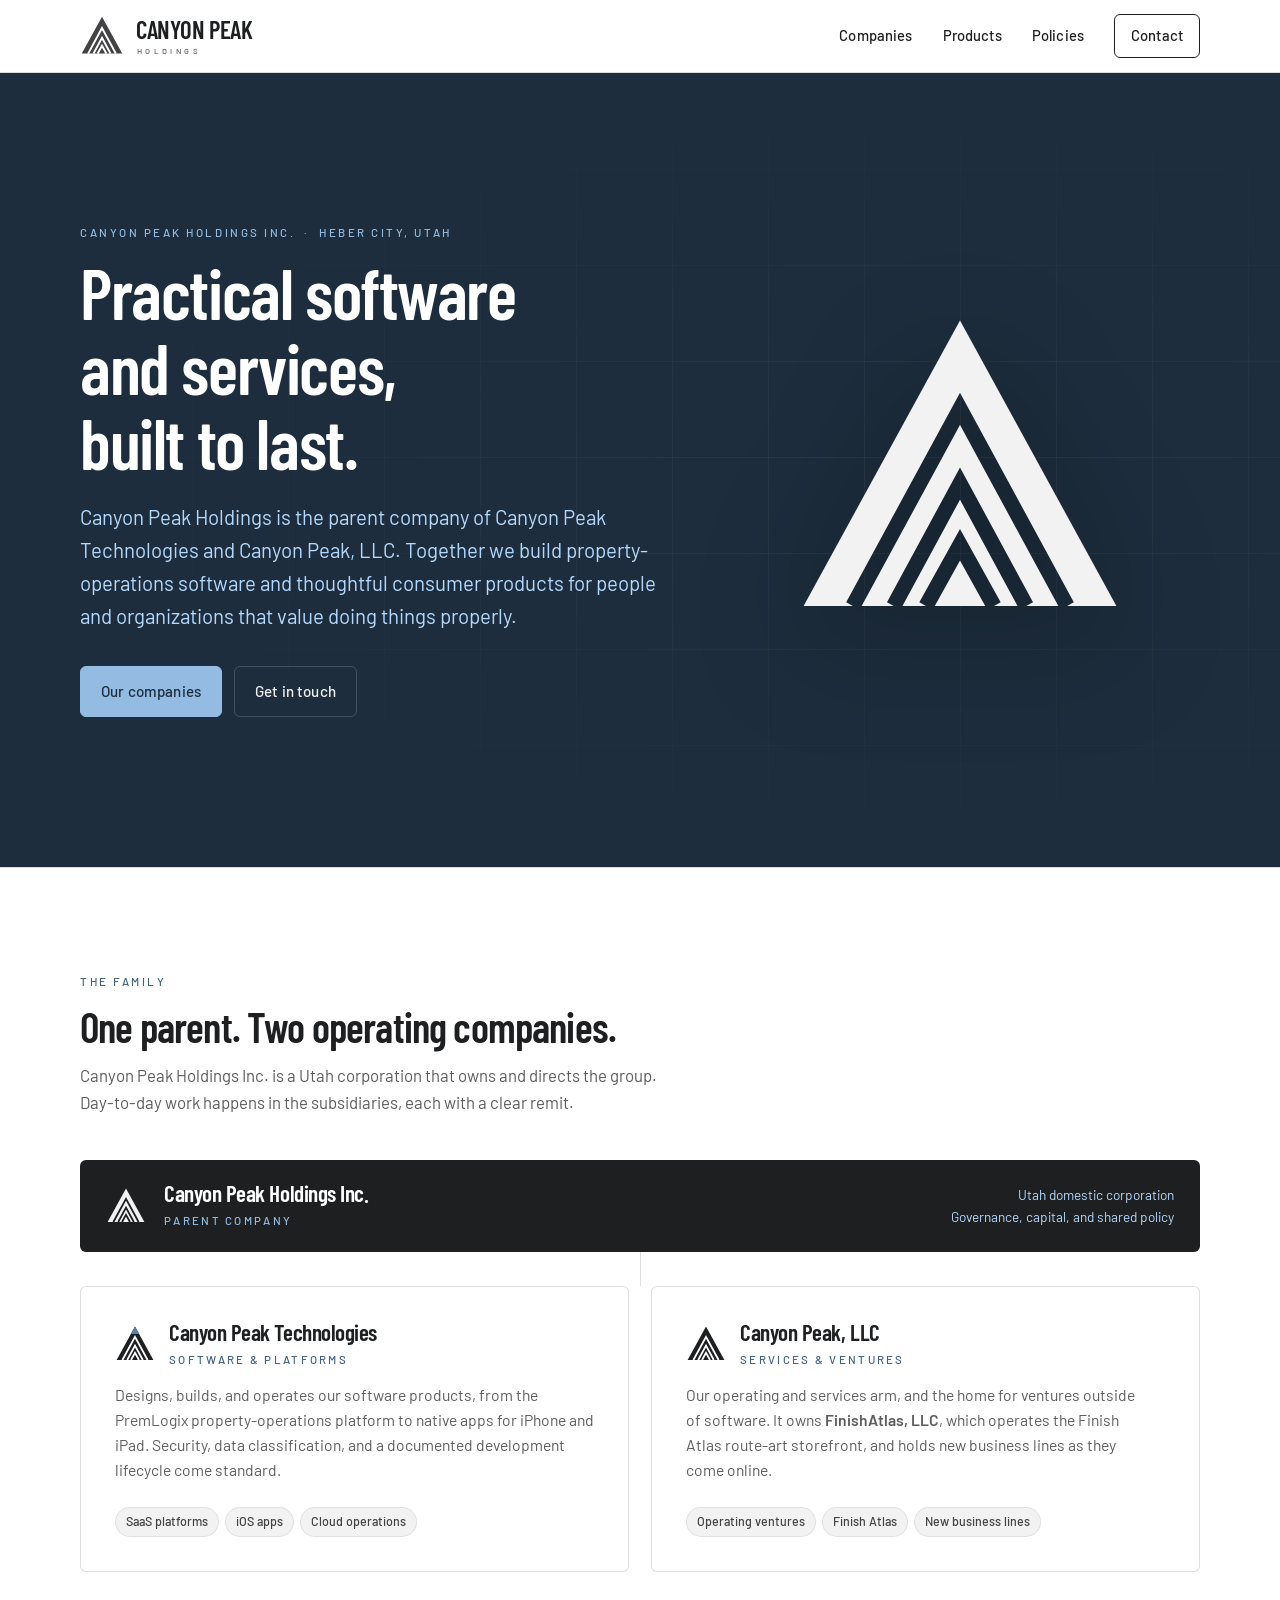
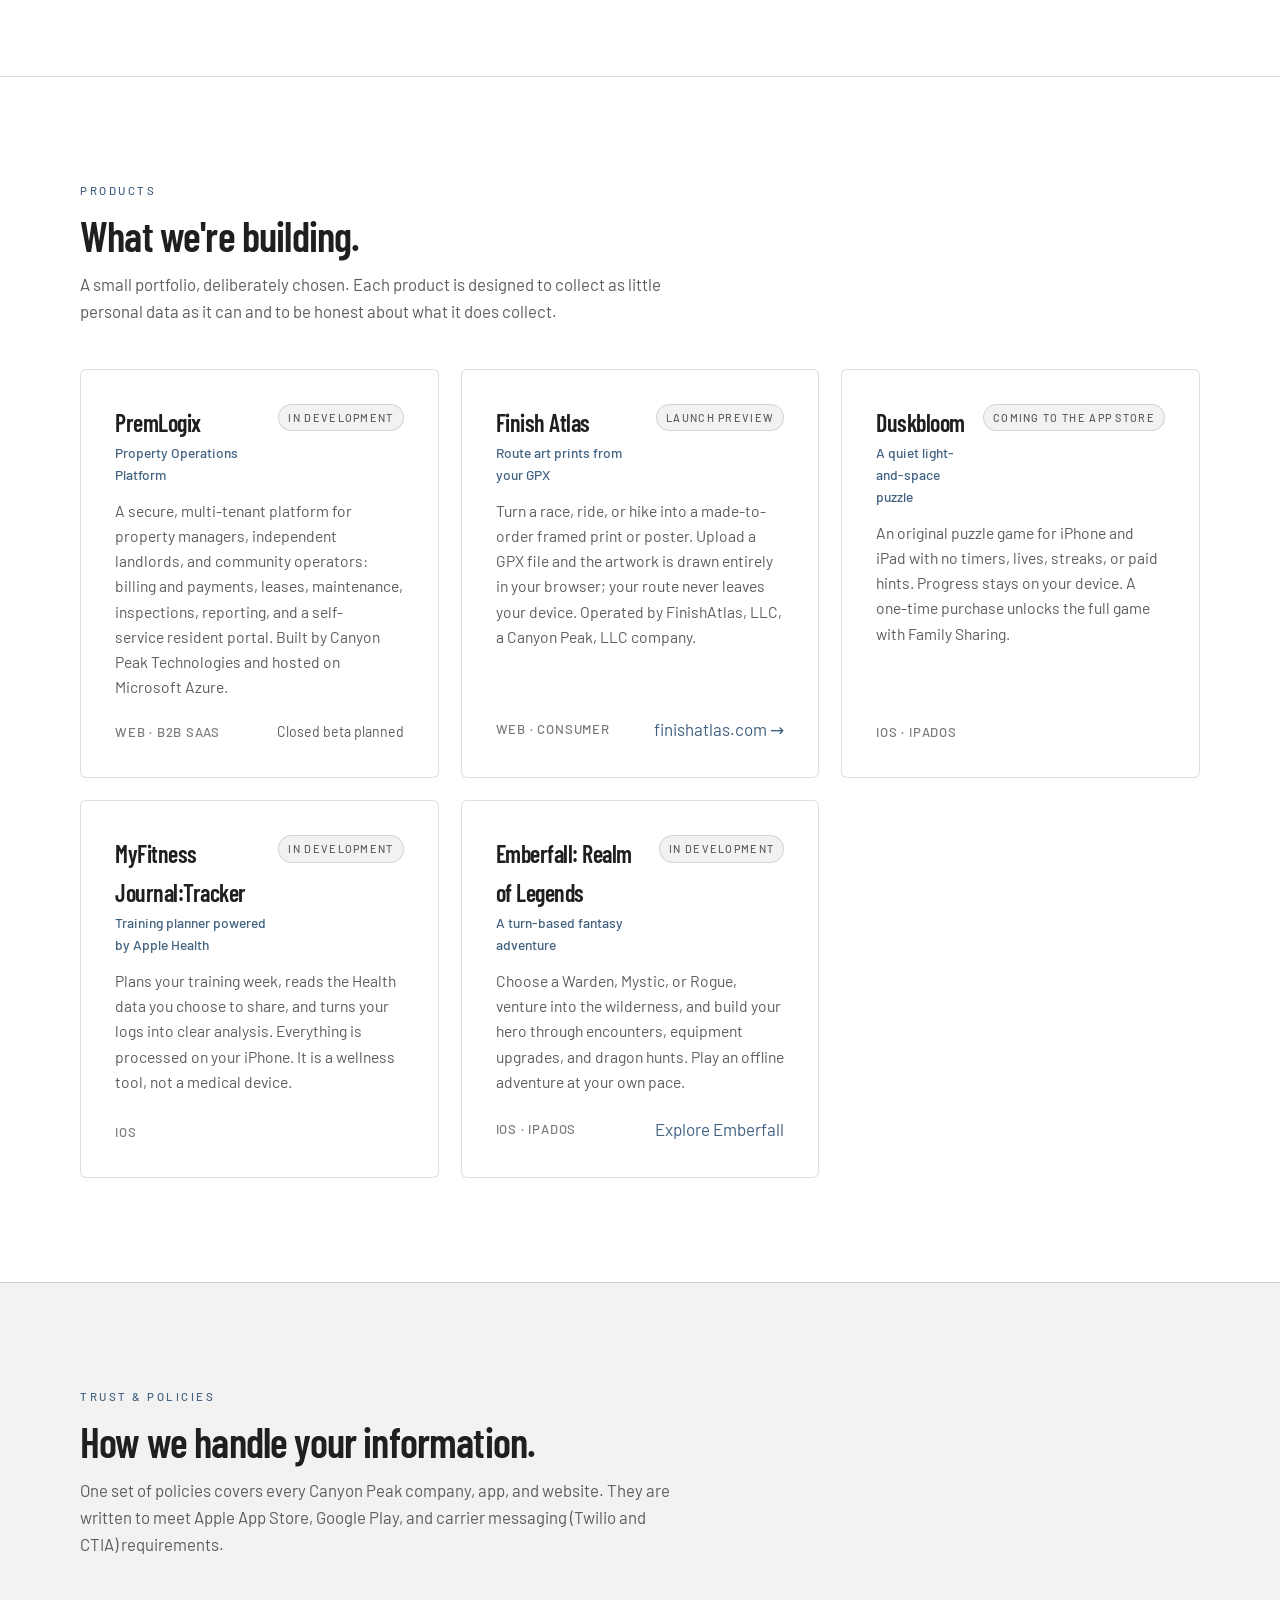
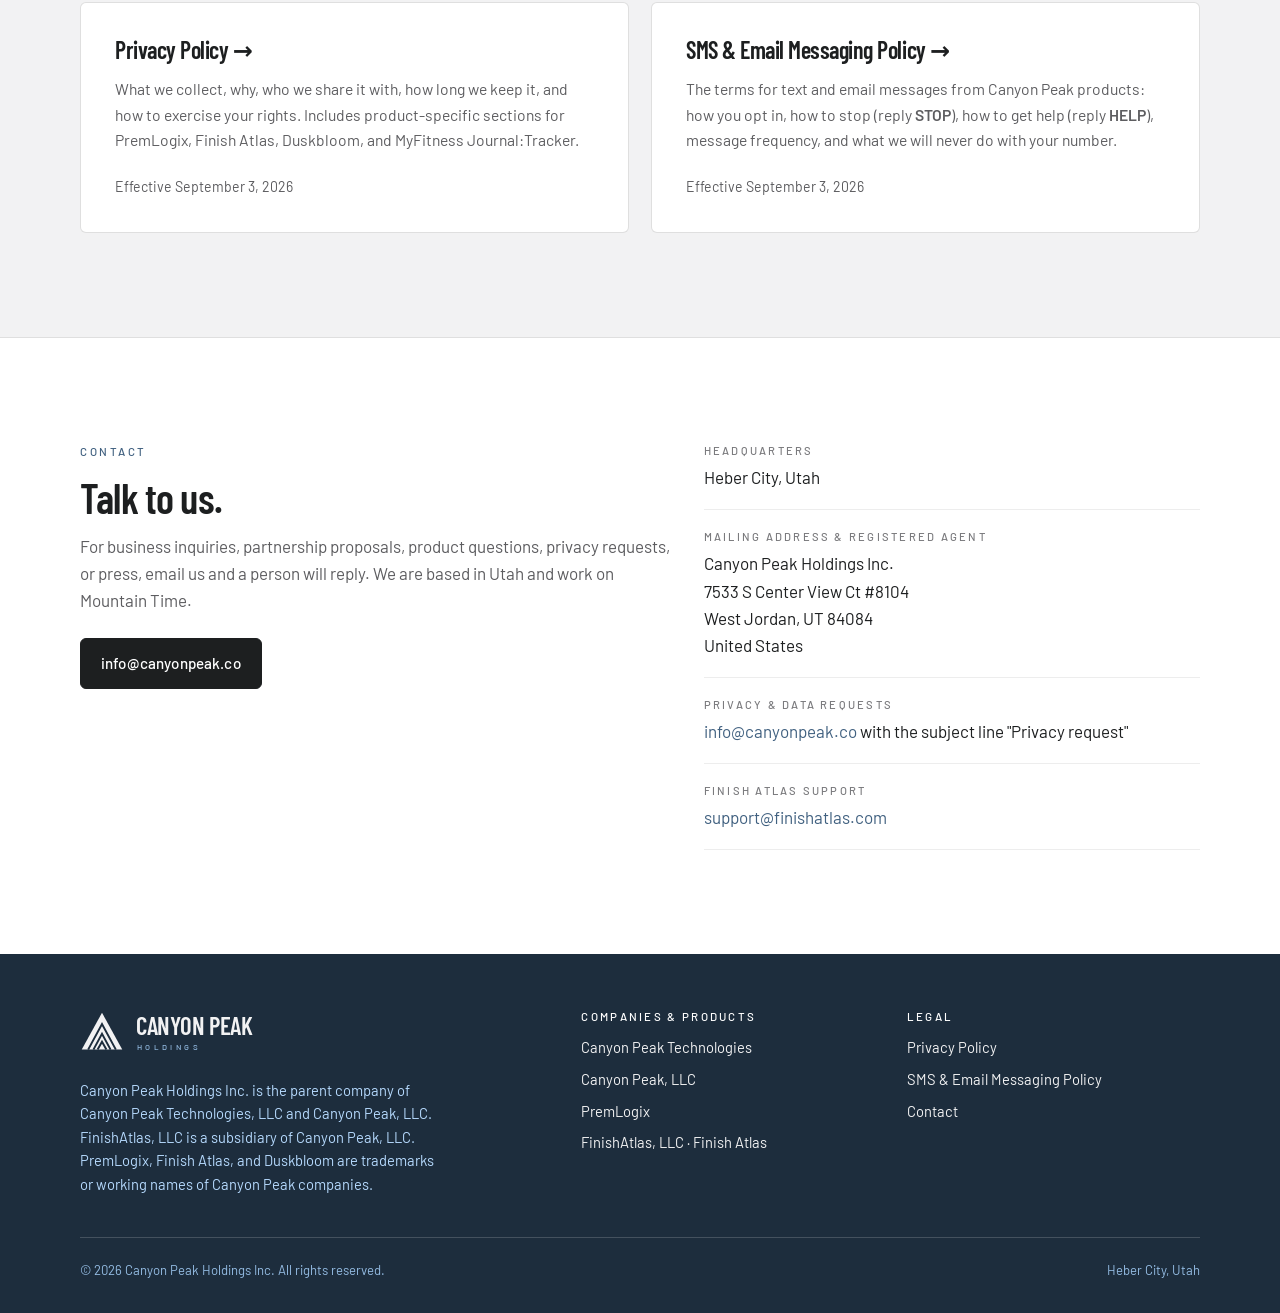
<file: index.html>
<!DOCTYPE html>
<html lang="en">
<head>
  <meta charset="UTF-8" />
  <meta name="viewport" content="width=device-width, initial-scale=1" />
  <title>Canyon Peak Holdings</title>
  <meta name="description" content="Canyon Peak Holdings Inc. is the Utah parent company of Canyon Peak Technologies and Canyon Peak, LLC — building property-operations software and consumer products." />
  <link rel="canonical" href="https://www.canyonpeak.co/" />
  <meta property="og:type" content="website" />
  <meta property="og:title" content="Canyon Peak Holdings" />
  <meta property="og:description" content="Parent company of Canyon Peak Technologies and Canyon Peak, LLC. Property-operations software and consumer products from Utah." />
  <meta property="og:url" content="https://www.canyonpeak.co/" />
  <meta property="og:image" content="https://www.canyonpeak.co/assets/brand/mark-holdings-512.png" />
  <meta name="theme-color" content="#1d2d3d" />
  <link rel="icon" href="/assets/brand/favicon.svg" type="image/svg+xml" />
  <link rel="icon" href="/assets/brand/mark-32.png" sizes="32x32" type="image/png" />
  <link rel="apple-touch-icon" href="/assets/brand/mark-180.png" />
  <link rel="preconnect" href="https://fonts.googleapis.com" />
  <link rel="preconnect" href="https://fonts.gstatic.com" crossorigin />
  <link rel="stylesheet" href="https://fonts.googleapis.com/css2?family=Barlow:wght@400;500;600;700&family=Barlow+Condensed:wght@400;600;700&display=swap" />
  <link rel="stylesheet" href="/assets/css/site.css" />
  <script type="application/ld+json">
  {
    "@context": "https://schema.org",
    "@type": "Organization",
    "name": "Canyon Peak Holdings Inc.",
    "alternateName": "Canyon Peak Holdings",
    "url": "https://www.canyonpeak.co/",
    "logo": "https://www.canyonpeak.co/assets/brand/mark-holdings-512.png",
    "email": "info@canyonpeak.co",
    "location": {
      "@type": "Place",
      "name": "Canyon Peak Holdings headquarters",
      "address": { "@type": "PostalAddress", "addressLocality": "Heber City", "addressRegion": "UT", "addressCountry": "US" }
    },
    "address": {
      "@type": "PostalAddress",
      "name": "Mailing address",
      "streetAddress": "7533 S Center View Ct #8104",
      "addressLocality": "West Jordan",
      "addressRegion": "UT",
      "postalCode": "84084",
      "addressCountry": "US"
    },
    "subOrganization": [
      { "@type": "Organization", "name": "Canyon Peak Technologies, LLC" },
      { "@type": "Organization", "name": "Canyon Peak, LLC",
        "subOrganization": [ { "@type": "Organization", "name": "FinishAtlas, LLC", "url": "https://finishatlas.com" } ] }
    ]
  }
  </script>
</head>
<body>
  <a class="skip-link" href="#main">Skip to content</a>

  <header class="site-header">
    <div class="wrap">
      <a class="lockup holdings" href="/" aria-label="Canyon Peak Holdings — home">
        <svg viewBox="0 0 100 100" aria-hidden="true" focusable="false">
          <mask id="mh" maskUnits="userSpaceOnUse" x="0" y="0" width="100" height="100">
            <rect width="100" height="100" fill="#fff"/>
            <polyline points="18.5,90 50,32 81.5,90" fill="none" stroke="#000" stroke-width="4.5"/>
            <polyline points="30.5,90 50,54 69.5,90" fill="none" stroke="#000" stroke-width="4.5"/>
            <polyline points="40,90 50,72 60,90" fill="none" stroke="#000" stroke-width="4.5"/>
          </mask>
          <path d="M50 6 L96 90 L4 90 Z" fill="#424244" mask="url(#mh)"/>
        </svg>
        <span class="words"><span class="wordmark">Canyon Peak</span><span class="descriptor">Holdings</span></span>
      </a>
      <button class="nav-toggle" aria-expanded="false" aria-controls="site-nav" aria-label="Toggle navigation">
        <svg width="22" height="22" viewBox="0 0 24 24" fill="none" stroke="currentColor" stroke-width="2" stroke-linecap="round"><path d="M4 7h16M4 12h16M4 17h16"/></svg>
      </button>
      <nav class="site-nav" id="site-nav" aria-label="Primary">
        <a href="#companies">Companies</a>
        <a href="#products">Products</a>
        <a href="#policies">Policies</a>
        <a class="cta" href="#contact">Contact</a>
      </nav>
    </div>
  </header>

  <main id="main">

    <!-- Hero -->
    <section class="hero reversed">
      <div class="wrap">
        <div>
          <span class="kicker">Canyon Peak Holdings Inc. &nbsp;·&nbsp; Heber City, Utah</span>
          <h1>Practical software and services, built to last.</h1>
          <p class="lede">
            Canyon Peak Holdings is the parent company of Canyon Peak Technologies and
            Canyon Peak, LLC. Together we build property-operations software and thoughtful
            consumer products for people and organizations that value doing things properly.
          </p>
          <div class="actions">
            <a class="btn btn-primary" href="#companies">Our companies</a>
            <a class="btn btn-ghost" href="#contact">Get in touch</a>
          </div>
        </div>
        <div class="contour" aria-hidden="true">
          <!-- Reversed contour mark, Holdings colourway (no summit cap) -->
          <svg viewBox="0 0 100 100" focusable="false">
            <mask id="hero-mask" maskUnits="userSpaceOnUse" x="0" y="0" width="100" height="100">
              <rect width="100" height="100" fill="#fff"/>
              <polyline points="18.5,90 50,32 81.5,90" fill="none" stroke="#000" stroke-width="4.5"/>
              <polyline points="30.5,90 50,54 69.5,90" fill="none" stroke="#000" stroke-width="4.5"/>
              <polyline points="40,90 50,72 60,90" fill="none" stroke="#000" stroke-width="4.5"/>
            </mask>
            <path d="M50 6 L96 90 L4 90 Z" fill="#f2f2f3" mask="url(#hero-mask)"/>
          </svg>
        </div>
      </div>
    </section>

    <!-- Companies -->
    <section id="companies">
      <div class="wrap">
        <div class="section-head">
          <span class="kicker">The family</span>
          <h2>One parent. Two operating companies.</h2>
          <p>
            Canyon Peak Holdings Inc. is a Utah corporation that owns and directs the group.
            Day-to-day work happens in the subsidiaries, each with a clear remit.
          </p>
        </div>

        <div class="structure">
          <div class="parent">
            <svg class="entity-mark" viewBox="0 0 100 100" aria-hidden="true" focusable="false">
              <mask id="mp" maskUnits="userSpaceOnUse" x="0" y="0" width="100" height="100">
                <rect width="100" height="100" fill="#fff"/>
                <polyline points="18.5,90 50,32 81.5,90" fill="none" stroke="#000" stroke-width="4.5"/>
                <polyline points="30.5,90 50,54 69.5,90" fill="none" stroke="#000" stroke-width="4.5"/>
                <polyline points="40,90 50,72 60,90" fill="none" stroke="#000" stroke-width="4.5"/>
              </mask>
              <path d="M50 6 L96 90 L4 90 Z" fill="#f2f2f3" mask="url(#mp)"/>
            </svg>
            <div>
              <div class="entity-name">Canyon Peak Holdings Inc.</div>
              <div class="entity-role">Parent company</div>
            </div>
            <div class="entity-meta">Utah domestic corporation<br />Governance, capital, and shared policy</div>
          </div>

          <div class="branches">
            <article class="card">
              <div class="card-top">
                <div style="display:flex;gap:14px;align-items:center">
                  <svg class="entity-mark" viewBox="0 0 100 100" aria-hidden="true" focusable="false">
                    <mask id="mt" maskUnits="userSpaceOnUse" x="0" y="0" width="100" height="100">
                      <rect width="100" height="100" fill="#fff"/>
                      <polyline points="18.5,90 50,32 81.5,90" fill="none" stroke="#000" stroke-width="4.5"/>
                      <polyline points="30.5,90 50,54 69.5,90" fill="none" stroke="#000" stroke-width="4.5"/>
                      <polyline points="40,90 50,72 60,90" fill="none" stroke="#000" stroke-width="4.5"/>
                    </mask>
                    <path d="M50 6 L96 90 L4 90 Z" fill="#1d1f20" mask="url(#mt)"/>
                    <path d="M50 6 L60.5 25 L39.5 25 Z" fill="#5980a6"/>
                  </svg>
                  <div>
                    <div class="entity-name">Canyon Peak Technologies</div>
                    <div class="entity-role">Software &amp; platforms</div>
                  </div>
                </div>
              </div>
              <div class="card-body">
                <p>
                  Designs, builds, and operates our software products, from the PremLogix
                  property-operations platform to native apps for iPhone and iPad. Security,
                  data classification, and a documented development lifecycle come standard.
                </p>
              </div>
              <div class="card-foot">
                <div class="chips">
                  <span class="chip">SaaS platforms</span>
                  <span class="chip">iOS apps</span>
                  <span class="chip">Cloud operations</span>
                </div>
              </div>
            </article>

            <article class="card">
              <div class="card-top">
                <div style="display:flex;gap:14px;align-items:center">
                  <svg class="entity-mark" viewBox="0 0 100 100" aria-hidden="true" focusable="false">
                    <mask id="ml" maskUnits="userSpaceOnUse" x="0" y="0" width="100" height="100">
                      <rect width="100" height="100" fill="#fff"/>
                      <polyline points="18.5,90 50,32 81.5,90" fill="none" stroke="#000" stroke-width="4.5"/>
                      <polyline points="30.5,90 50,54 69.5,90" fill="none" stroke="#000" stroke-width="4.5"/>
                      <polyline points="40,90 50,72 60,90" fill="none" stroke="#000" stroke-width="4.5"/>
                    </mask>
                    <path d="M50 6 L96 90 L4 90 Z" fill="#1d1f20" mask="url(#ml)"/>
                  </svg>
                  <div>
                    <div class="entity-name">Canyon Peak, LLC</div>
                    <div class="entity-role">Services &amp; ventures</div>
                  </div>
                </div>
              </div>
              <div class="card-body">
                <p>
                  Our operating and services arm, and the home for ventures outside of
                  software. It owns <strong>FinishAtlas, LLC</strong>, which operates the Finish
                  Atlas route-art storefront, and holds new business lines as they come online.
                </p>
              </div>
              <div class="card-foot">
                <div class="chips">
                  <span class="chip">Operating ventures</span>
                  <span class="chip">Finish Atlas</span>
                  <span class="chip">New business lines</span>
                </div>
              </div>
            </article>
          </div>
        </div>
      </div>
    </section>

    <!-- Products -->
    <section id="products">
      <div class="wrap">
        <div class="section-head">
          <span class="kicker">Products</span>
          <h2>What we're building.</h2>
          <p>
            A small portfolio, deliberately chosen. Each product is designed to collect as
            little personal data as it can and to be honest about what it does collect.
          </p>
        </div>

        <div class="grid grid-2">
          <article class="card product">
            <div class="card-top">
              <div>
                <div class="product-name">PremLogix</div>
                <div class="product-tag">Property Operations Platform</div>
              </div>
              <span class="badge dev">In development</span>
            </div>
            <div class="card-body">
              <p>
                A secure, multi-tenant platform for property managers, independent landlords,
                and community operators: billing and payments, leases, maintenance,
                inspections, reporting, and a self-service resident portal. Built by
                Canyon Peak Technologies and hosted on Microsoft Azure.
              </p>
            </div>
            <div class="card-foot">
              <span class="platforms">Web · B2B SaaS</span>
              <span class="small muted">Closed beta planned</span>
            </div>
          </article>

          <article class="card product">
            <div class="card-top">
              <div>
                <div class="product-name">Finish Atlas</div>
                <div class="product-tag">Route art prints from your GPX</div>
              </div>
              <span class="badge dev">Launch preview</span>
            </div>
            <div class="card-body">
              <p>
                Turn a race, ride, or hike into a made-to-order framed print or poster.
                Upload a GPX file and the artwork is drawn entirely in your browser; your
                route never leaves your device. Operated by FinishAtlas, LLC, a Canyon Peak,
                LLC company.
              </p>
            </div>
            <div class="card-foot">
              <span class="platforms">Web · Consumer</span>
              <a href="https://finishatlas.com" rel="noopener">finishatlas.com &rarr;</a>
            </div>
          </article>

          <article class="card product">
            <div class="card-top">
              <div>
                <div class="product-name">Duskbloom</div>
                <div class="product-tag">A quiet light-and-space puzzle</div>
              </div>
              <span class="badge dev">Coming to the App Store</span>
            </div>
            <div class="card-body">
              <p>
                An original puzzle game for iPhone and iPad with no timers, lives, streaks,
                or paid hints. Progress stays on your device. A one-time purchase unlocks the
                full game with Family Sharing.
              </p>
            </div>
            <div class="card-foot">
              <span class="platforms">iOS · iPadOS</span>
            </div>
          </article>

          <article class="card product">
            <div class="card-top">
              <div>
                <div class="product-name">MyFitness Journal:Tracker</div>
                <div class="product-tag">Training planner powered by Apple Health</div>
              </div>
              <span class="badge dev">In development</span>
            </div>
            <div class="card-body">
              <p>
                Plans your training week, reads the Health data you choose to share, and
                turns your logs into clear analysis. Everything is processed on your iPhone.
                It is a wellness tool, not a medical device.
              </p>
            </div>
            <div class="card-foot">
              <span class="platforms">iOS</span>
            </div>
          </article>
          <article class="card product">
            <div class="card-top"><div><div class="product-name">Emberfall: Realm of Legends</div><div class="product-tag">A turn-based fantasy adventure</div></div><span class="badge dev">In development</span></div>
            <div class="card-body"><p>Choose a Warden, Mystic, or Rogue, venture into the wilderness, and build your hero through encounters, equipment upgrades, and dragon hunts. Play an offline adventure at your own pace.</p></div>
            <div class="card-foot"><span class="platforms">iOS · iPadOS</span><a href="/emberfall">Explore Emberfall</a></div>
          </article>

        </div>
      </div>
    </section>

    <!-- Policies -->
    <section id="policies" class="policy-band">
      <div class="wrap">
        <div class="section-head">
          <span class="kicker">Trust &amp; policies</span>
          <h2>How we handle your information.</h2>
          <p>
            One set of policies covers every Canyon Peak company, app, and website. They are
            written to meet Apple App Store, Google Play, and carrier messaging (Twilio and
            CTIA) requirements.
          </p>
        </div>
        <div class="grid grid-2">
          <article class="card">
            <h3><a href="/privacy.html">Privacy Policy <span class="arrow">&rarr;</span></a></h3>
            <div class="card-body">
              <p>
                What we collect, why, who we share it with, how long we keep it, and how to
                exercise your rights. Includes product-specific sections for PremLogix,
                Finish Atlas, Duskbloom, and MyFitness Journal:Tracker.
              </p>
            </div>
            <div class="card-foot"><span class="small muted">Effective September 3, 2026</span></div>
          </article>
          <article class="card">
            <h3><a href="/sms-policy.html">SMS &amp; Email Messaging Policy <span class="arrow">&rarr;</span></a></h3>
            <div class="card-body">
              <p>
                The terms for text and email messages from Canyon Peak products: how you
                opt in, how to stop (reply <strong>STOP</strong>), how to get help (reply
                <strong>HELP</strong>), message frequency, and what we will never do with
                your number.
              </p>
            </div>
            <div class="card-foot"><span class="small muted">Effective September 3, 2026</span></div>
          </article>
        </div>
      </div>
    </section>

    <!-- Contact -->
    <section id="contact">
      <div class="wrap contact-grid">
        <div>
          <span class="kicker">Contact</span>
          <h2>Talk to us.</h2>
          <p class="muted" style="margin-top:14px">
            For business inquiries, partnership proposals, product questions, privacy
            requests, or press, email us and a person will reply. We are based in Utah and
            work on Mountain Time.
          </p>
          <p style="margin-top:24px"><a class="btn btn-dark" href="mailto:info@canyonpeak.co">info@canyonpeak.co</a></p>
        </div>
        <ul class="contact-list">
          <li>
            <span class="label">Headquarters</span>
            Heber City, Utah
          </li>
          <li>
            <span class="label">Mailing address &amp; registered agent</span>
            <address>Canyon Peak Holdings Inc.<br />7533 S Center View Ct #8104<br />West Jordan, UT 84084<br />United States</address>
          </li>
          <li>
            <span class="label">Privacy &amp; data requests</span>
            <a href="mailto:info@canyonpeak.co?subject=Privacy%20request">info@canyonpeak.co</a> with the subject line "Privacy request"
          </li>
          <li>
            <span class="label">Finish Atlas support</span>
            <a href="mailto:support@finishatlas.com">support@finishatlas.com</a>
          </li>
        </ul>
      </div>
    </section>
  </main>

  <footer class="site-footer">
    <div class="wrap">
      <div class="footer-grid">
        <div>
          <a class="lockup reversed" href="/" aria-label="Canyon Peak Holdings — home">
            <svg viewBox="0 0 100 100" aria-hidden="true" focusable="false">
              <mask id="mf" maskUnits="userSpaceOnUse" x="0" y="0" width="100" height="100">
                <rect width="100" height="100" fill="#fff"/>
                <polyline points="18.5,90 50,32 81.5,90" fill="none" stroke="#000" stroke-width="4.5"/>
                <polyline points="30.5,90 50,54 69.5,90" fill="none" stroke="#000" stroke-width="4.5"/>
                <polyline points="40,90 50,72 60,90" fill="none" stroke="#000" stroke-width="4.5"/>
              </mask>
              <path d="M50 6 L96 90 L4 90 Z" fill="#f2f2f3" mask="url(#mf)"/>
            </svg>
            <span class="words"><span class="wordmark">Canyon Peak</span><span class="descriptor">Holdings</span></span>
          </a>
          <p style="margin-top:18px">
            Canyon Peak Holdings Inc. is the parent company of Canyon Peak Technologies, LLC
            and Canyon Peak, LLC. FinishAtlas, LLC is a subsidiary of Canyon Peak, LLC.
            PremLogix, Finish Atlas, and Duskbloom are trademarks or working names of Canyon
            Peak companies.
          </p>
        </div>
        <div>
          <h4>Companies &amp; products</h4>
          <ul>
            <li><a href="#companies">Canyon Peak Technologies</a></li>
            <li><a href="#companies">Canyon Peak, LLC</a></li>
            <li><a href="#products">PremLogix</a></li>
            <li><a href="https://finishatlas.com" rel="noopener">FinishAtlas, LLC · Finish Atlas</a></li>
          </ul>
        </div>
        <div>
          <h4>Legal</h4>
          <ul>
            <li><a href="/privacy.html">Privacy Policy</a></li>
            <li><a href="/sms-policy.html">SMS &amp; Email Messaging Policy</a></li>
            <li><a href="mailto:info@canyonpeak.co">Contact</a></li>
          </ul>
        </div>
      </div>
      <div class="footer-bottom">
        <span>&copy; <span data-year>2026</span> Canyon Peak Holdings Inc. All rights reserved.</span>
        <span>Heber City, Utah</span>
      </div>
    </div>
  </footer>

  <script src="/assets/js/site.js"></script>
</body>
</html>
</file>
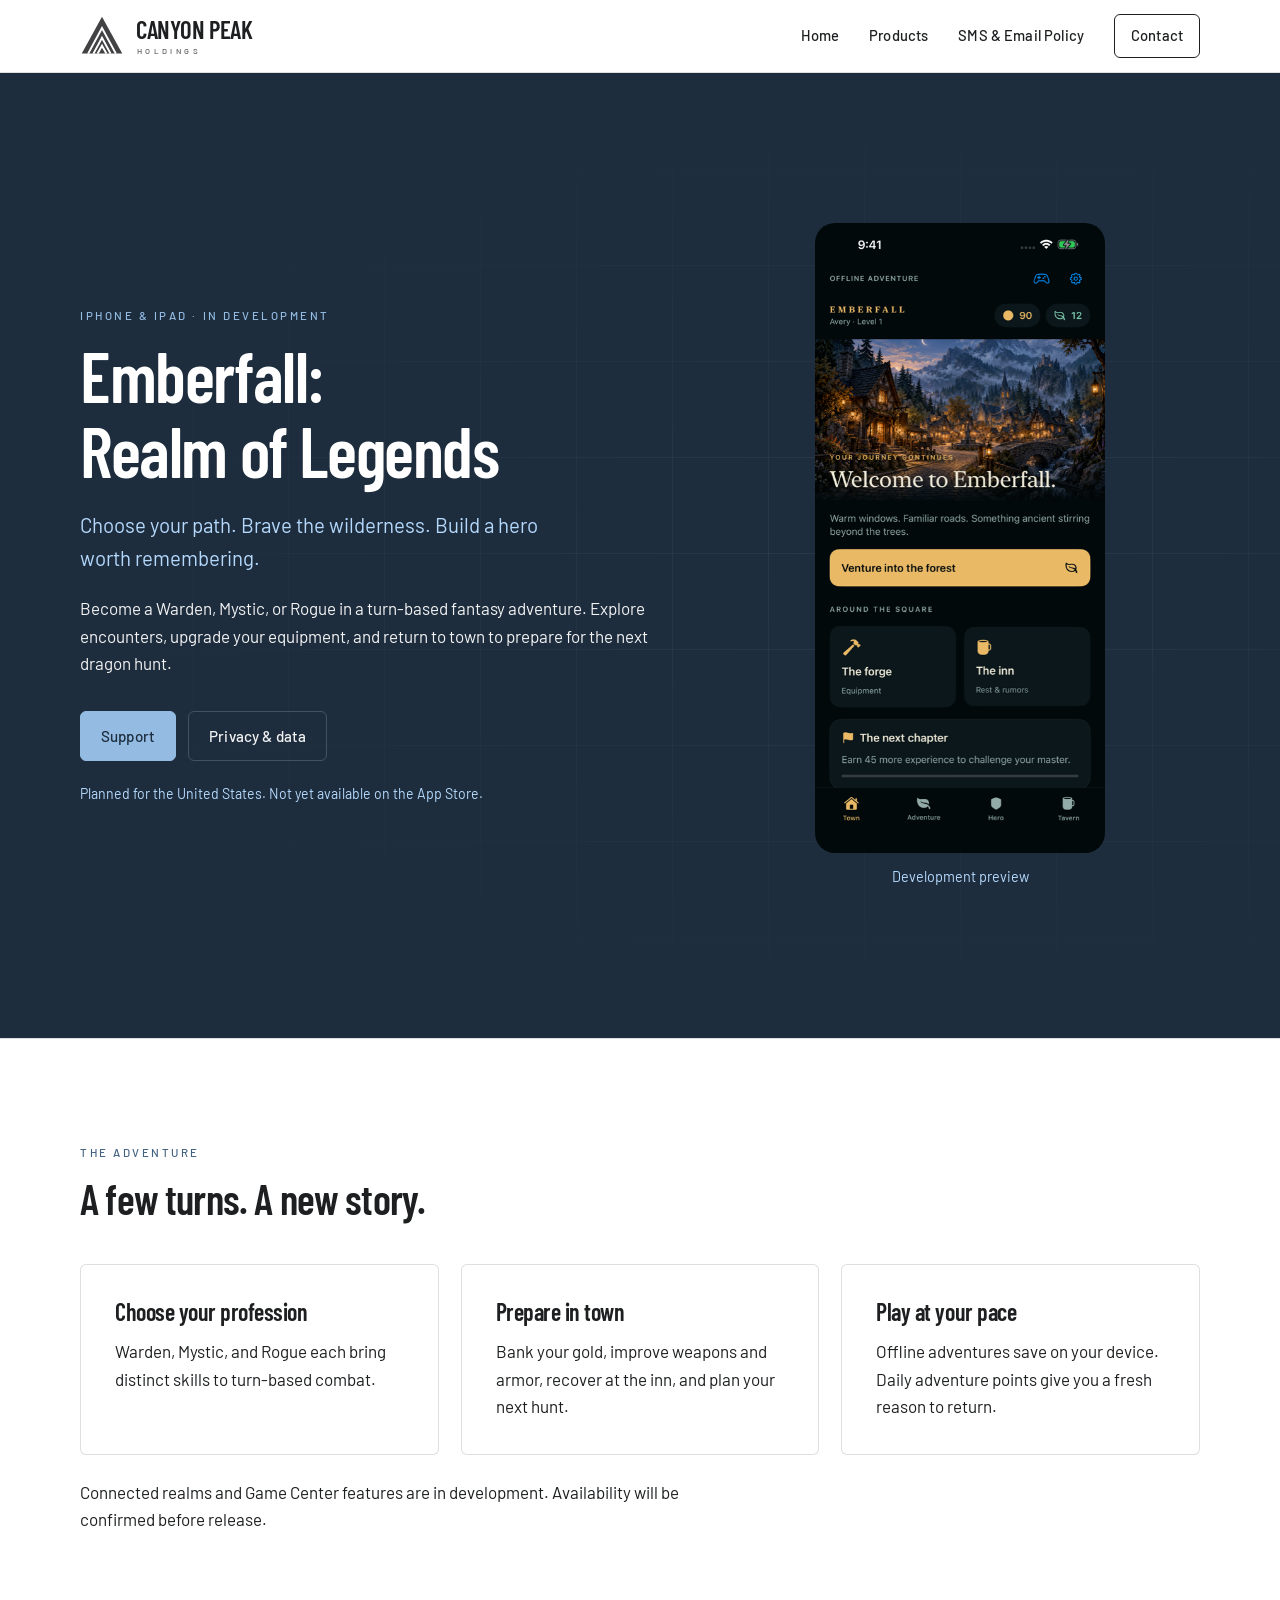
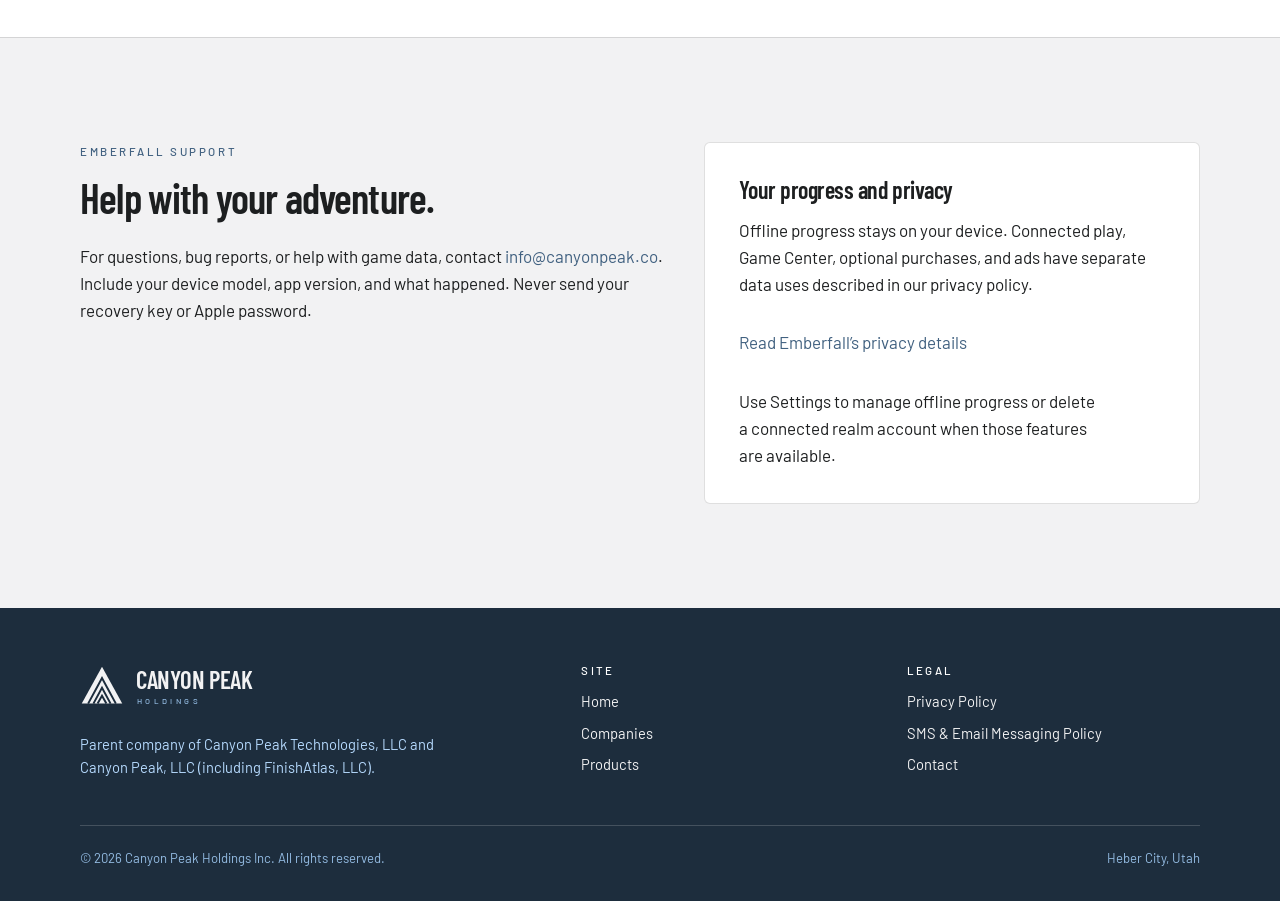
<file: emberfall.html>
<!DOCTYPE html>
<html lang="en">
<head>
  <meta charset="UTF-8" />
  <meta name="viewport" content="width=device-width, initial-scale=1" />
  <title>Emberfall: Realm of Legends · Canyon Peak</title>
  <meta name="description" content="Discover Emberfall: Realm of Legends, a turn-based fantasy adventure in development for iPhone and iPad. Game information, support, and privacy." />
  <link rel="canonical" href="https://www.canyonpeak.co/emberfall" />
  <meta name="theme-color" content="#1d2d3d" />
  <link rel="icon" href="/assets/brand/favicon.svg" type="image/svg+xml" />
  <link rel="icon" href="/assets/brand/mark-32.png" sizes="32x32" type="image/png" />
  <link rel="apple-touch-icon" href="/assets/brand/mark-180.png" />
  <link rel="preconnect" href="https://fonts.googleapis.com" />
  <link rel="preconnect" href="https://fonts.gstatic.com" crossorigin />
  <link rel="stylesheet" href="https://fonts.googleapis.com/css2?family=Barlow:wght@400;500;600;700&family=Barlow+Condensed:wght@400;600;700&display=swap" />
  <link rel="stylesheet" href="/assets/css/site.css" />
</head>
<body>
  <a class="skip-link" href="#main">Skip to content</a>

  <header class="site-header">
    <div class="wrap">
      <a class="lockup holdings" href="/" aria-label="Canyon Peak Holdings — home">
        <svg viewBox="0 0 100 100" aria-hidden="true" focusable="false">
          <mask id="mh" maskUnits="userSpaceOnUse" x="0" y="0" width="100" height="100">
            <rect width="100" height="100" fill="#fff"/>
            <polyline points="18.5,90 50,32 81.5,90" fill="none" stroke="#000" stroke-width="4.5"/>
            <polyline points="30.5,90 50,54 69.5,90" fill="none" stroke="#000" stroke-width="4.5"/>
            <polyline points="40,90 50,72 60,90" fill="none" stroke="#000" stroke-width="4.5"/>
          </mask>
          <path d="M50 6 L96 90 L4 90 Z" fill="#424244" mask="url(#mh)"/>
        </svg>
        <span class="words"><span class="wordmark">Canyon Peak</span><span class="descriptor">Holdings</span></span>
      </a>
      <button class="nav-toggle" aria-expanded="false" aria-controls="site-nav" aria-label="Toggle navigation">
        <svg width="22" height="22" viewBox="0 0 24 24" fill="none" stroke="currentColor" stroke-width="2" stroke-linecap="round"><path d="M4 7h16M4 12h16M4 17h16"/></svg>
      </button>
      <nav class="site-nav" id="site-nav" aria-label="Primary">
        <a href="/">Home</a>
        <a href="/#products">Products</a>
        <a href="/sms-policy.html">SMS &amp; Email Policy</a>
        <a class="cta" href="mailto:info@canyonpeak.co">Contact</a>
      </nav>
    </div>
  </header>

  <main id="main">
    <section class="hero reversed emberfall-hero"><div class="wrap"><div>
      <span class="kicker">iPhone &amp; iPad · In development</span>
      <h1>Emberfall:<br />Realm of Legends</h1>
      <p class="lede">Choose your path. Brave the wilderness. Build a hero worth remembering.</p>
      <p>Become a Warden, Mystic, or Rogue in a turn-based fantasy adventure. Explore encounters, upgrade your equipment, and return to town to prepare for the next dragon hunt.</p>
      <div class="actions"><a class="btn btn-primary" href="#support">Support</a><a class="btn btn-ghost" href="/privacy#emberfall">Privacy &amp; data</a></div>
      <p class="small release-note">Planned for the United States. Not yet available on the App Store.</p>
    </div><figure class="emberfall-shot"><img src="/assets/emberfall/town.png" alt="Emberfall’s town screen with adventure destinations and the player’s daily turns" width="460" height="1000" /><figcaption>Development preview</figcaption></figure></div></section>
    <section><div class="wrap"><div class="section-head"><span class="kicker">The adventure</span><h2>A few turns. A new story.</h2></div>
      <div class="grid grid-3"><article class="card"><h3>Choose your profession</h3><p>Warden, Mystic, and Rogue each bring distinct skills to turn-based combat.</p></article><article class="card"><h3>Prepare in town</h3><p>Bank your gold, improve weapons and armor, recover at the inn, and plan your next hunt.</p></article><article class="card"><h3>Play at your pace</h3><p>Offline adventures save on your device. Daily adventure points give you a fresh reason to return.</p></article></div>
      <p class="emberfall-note">Connected realms and Game Center features are in development. Availability will be confirmed before release.</p>
    </div></section>
    <section id="support" class="policy-band"><div class="wrap contact-grid"><div><span class="kicker">Emberfall support</span><h2>Help with your adventure.</h2><p class="emberfall-note">For questions, bug reports, or help with game data, contact <a href="mailto:info@canyonpeak.co?subject=Emberfall%20support">info@canyonpeak.co</a>. Include your device model, app version, and what happened. Never send your recovery key or Apple password.</p></div><div class="card"><h3>Your progress and privacy</h3><p>Offline progress stays on your device. Connected play, Game Center, optional purchases, and ads have separate data uses described in our privacy policy.</p><p><a href="/privacy#emberfall">Read Emberfall’s privacy details</a></p><p>Use Settings to manage offline progress or delete a connected realm account when those features are available.</p></div></div></section>
  </main>


  <footer class="site-footer">
    <div class="wrap">
      <div class="footer-grid">
        <div>
          <a class="lockup reversed" href="/" aria-label="Canyon Peak Holdings — home">
            <svg viewBox="0 0 100 100" aria-hidden="true" focusable="false">
              <mask id="mf" maskUnits="userSpaceOnUse" x="0" y="0" width="100" height="100">
                <rect width="100" height="100" fill="#fff"/>
                <polyline points="18.5,90 50,32 81.5,90" fill="none" stroke="#000" stroke-width="4.5"/>
                <polyline points="30.5,90 50,54 69.5,90" fill="none" stroke="#000" stroke-width="4.5"/>
                <polyline points="40,90 50,72 60,90" fill="none" stroke="#000" stroke-width="4.5"/>
              </mask>
              <path d="M50 6 L96 90 L4 90 Z" fill="#f2f2f3" mask="url(#mf)"/>
            </svg>
            <span class="words"><span class="wordmark">Canyon Peak</span><span class="descriptor">Holdings</span></span>
          </a>
          <p style="margin-top:18px">Parent company of Canyon Peak Technologies, LLC and Canyon Peak, LLC (including FinishAtlas, LLC).</p>
        </div>
        <div>
          <h4>Site</h4>
          <ul>
            <li><a href="/">Home</a></li>
            <li><a href="/#companies">Companies</a></li>
            <li><a href="/#products">Products</a></li>
          </ul>
        </div>
        <div>
          <h4>Legal</h4>
          <ul>
            <li><a href="/privacy.html">Privacy Policy</a></li>
            <li><a href="/sms-policy.html">SMS &amp; Email Messaging Policy</a></li>
            <li><a href="mailto:info@canyonpeak.co">Contact</a></li>
          </ul>
        </div>
      </div>
      <div class="footer-bottom">
        <span>&copy; <span data-year>2026</span> Canyon Peak Holdings Inc. All rights reserved.</span>
        <span>Heber City, Utah</span>
      </div>
    </div>
  </footer>

  <script src="/assets/js/site.js"></script>
</body>
</html>
</file>
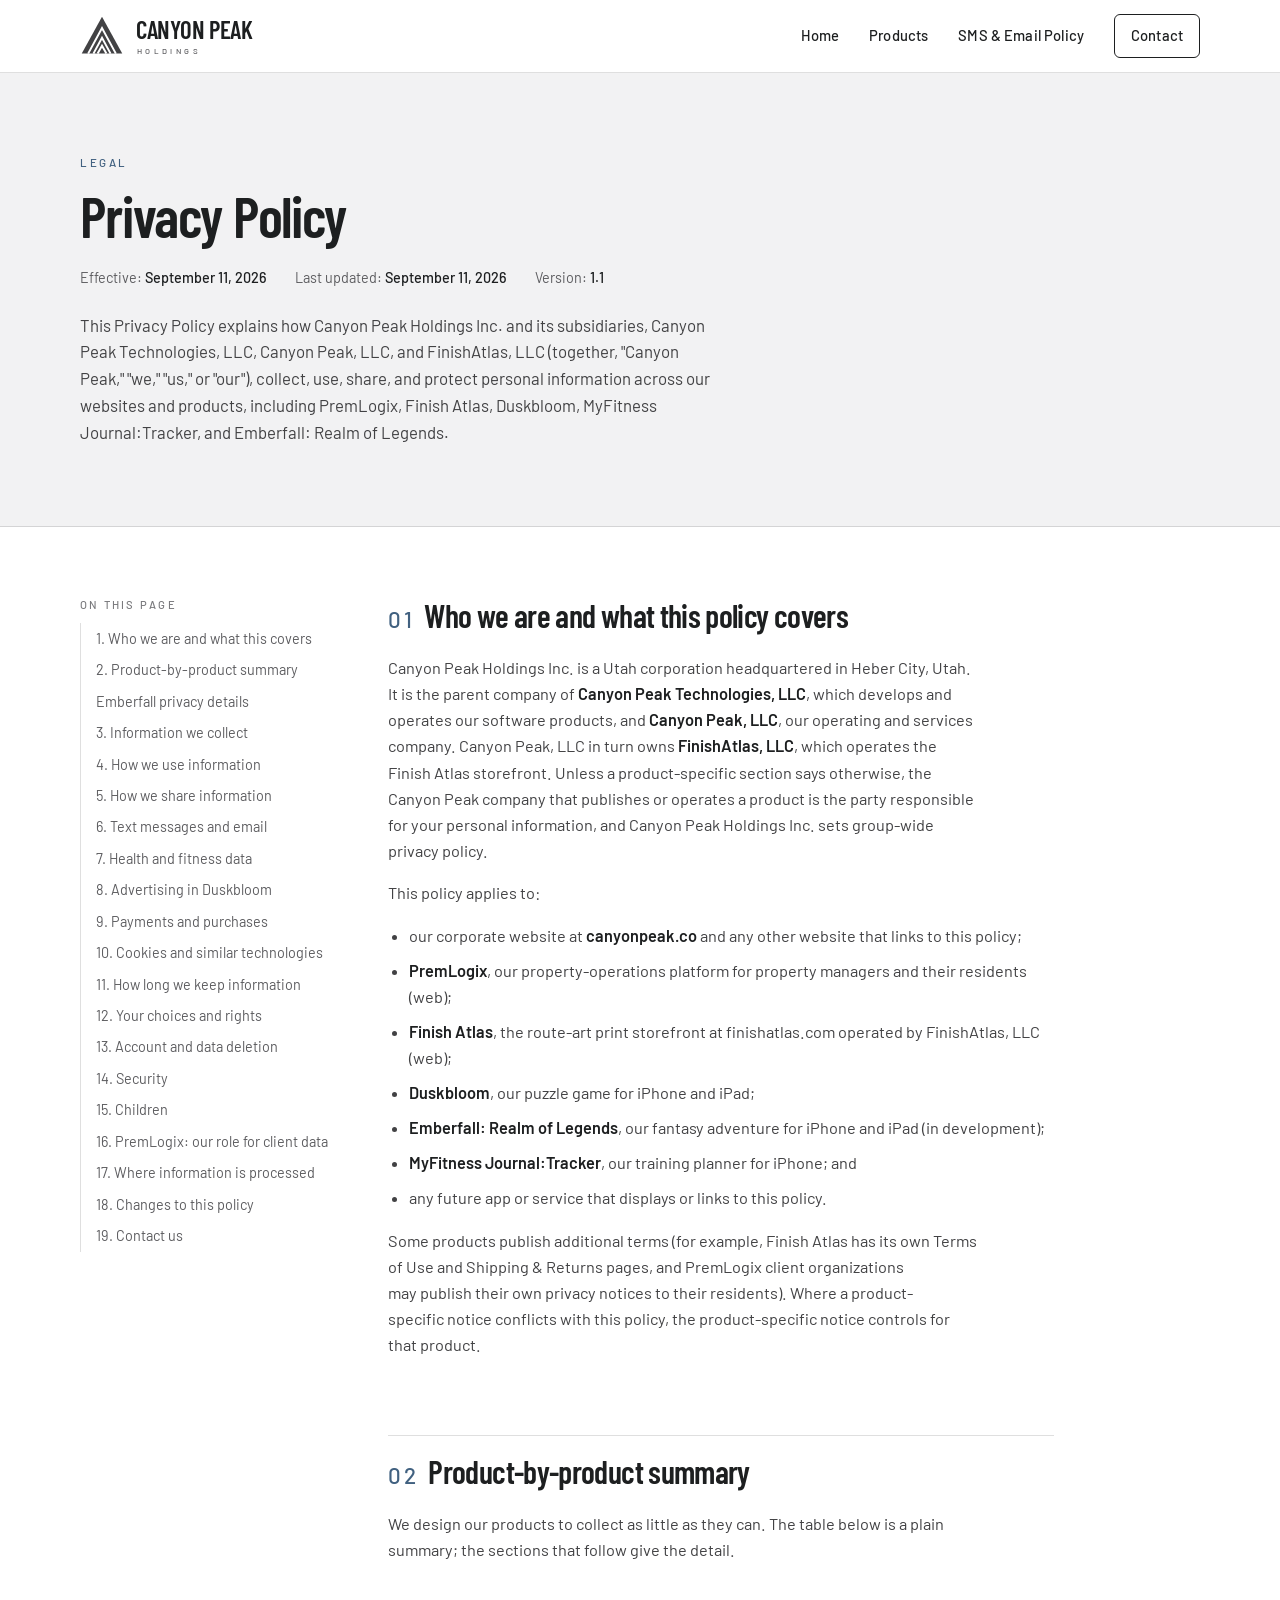
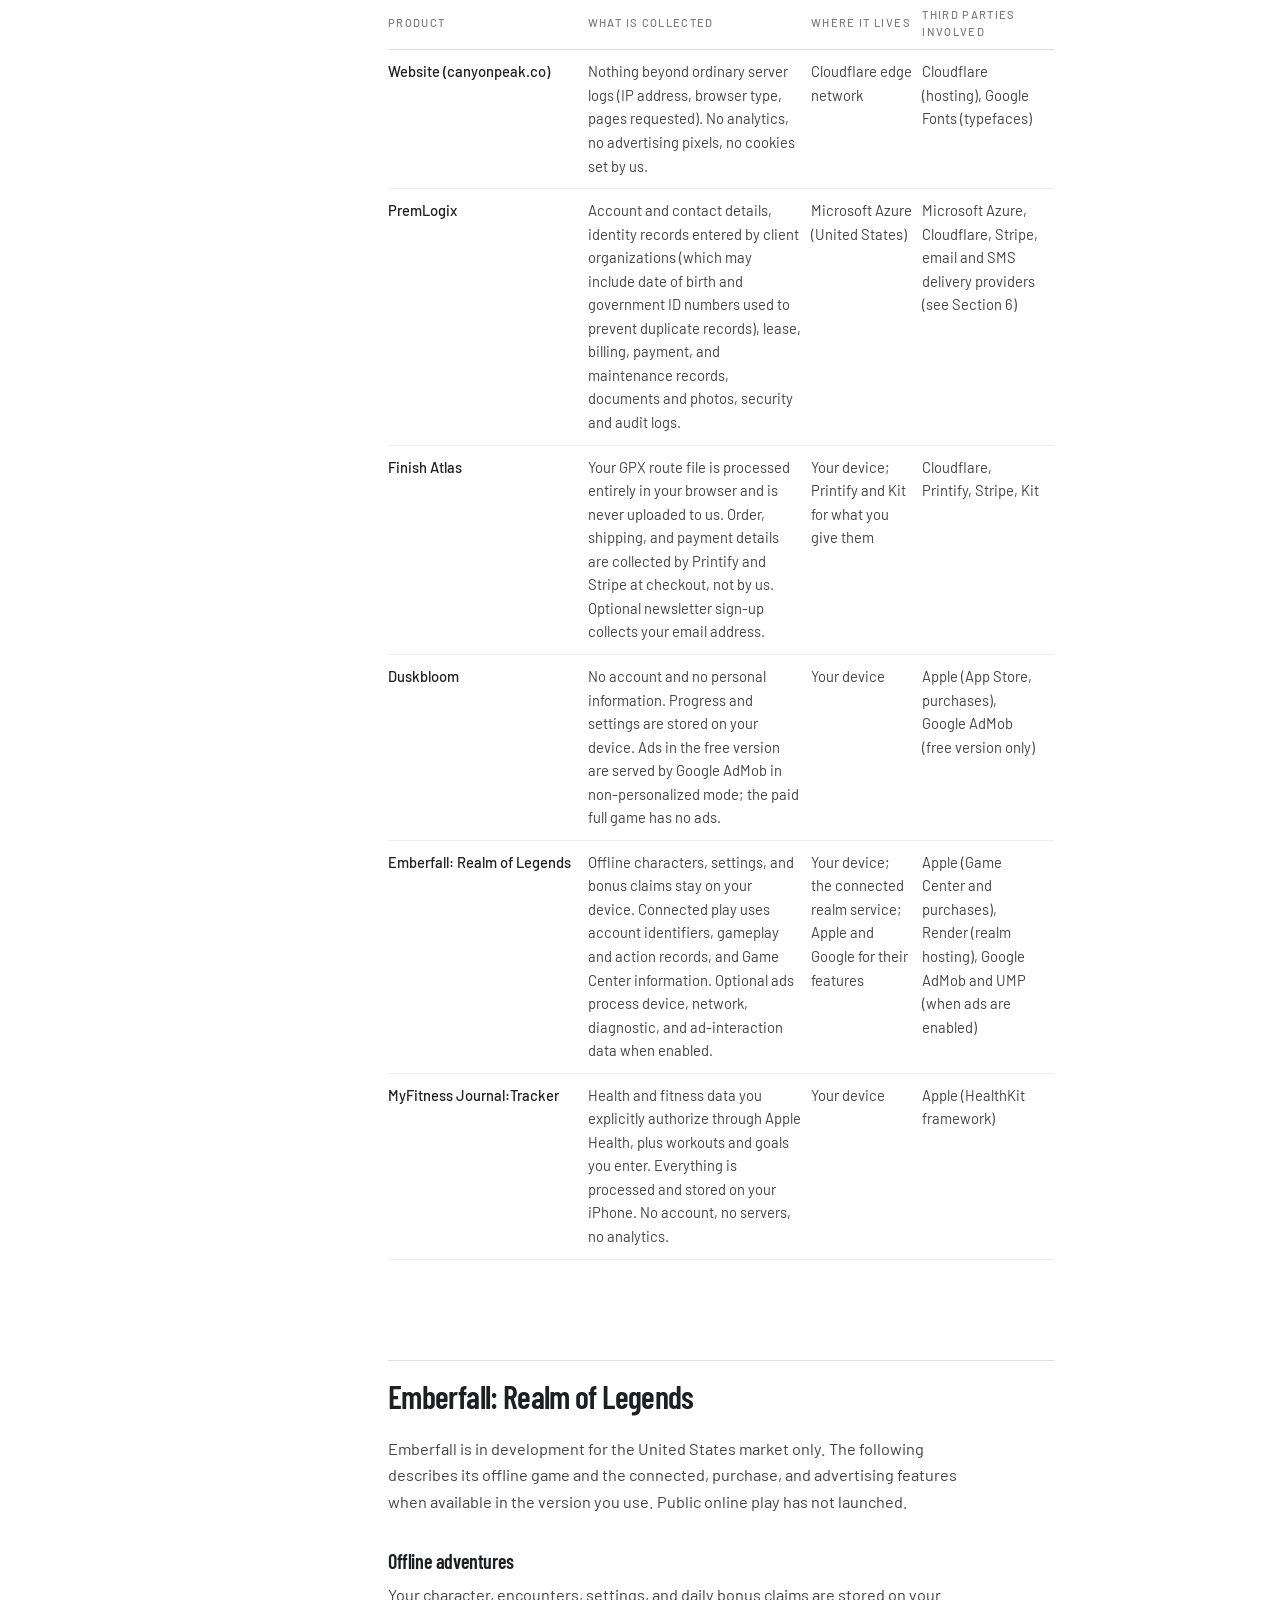
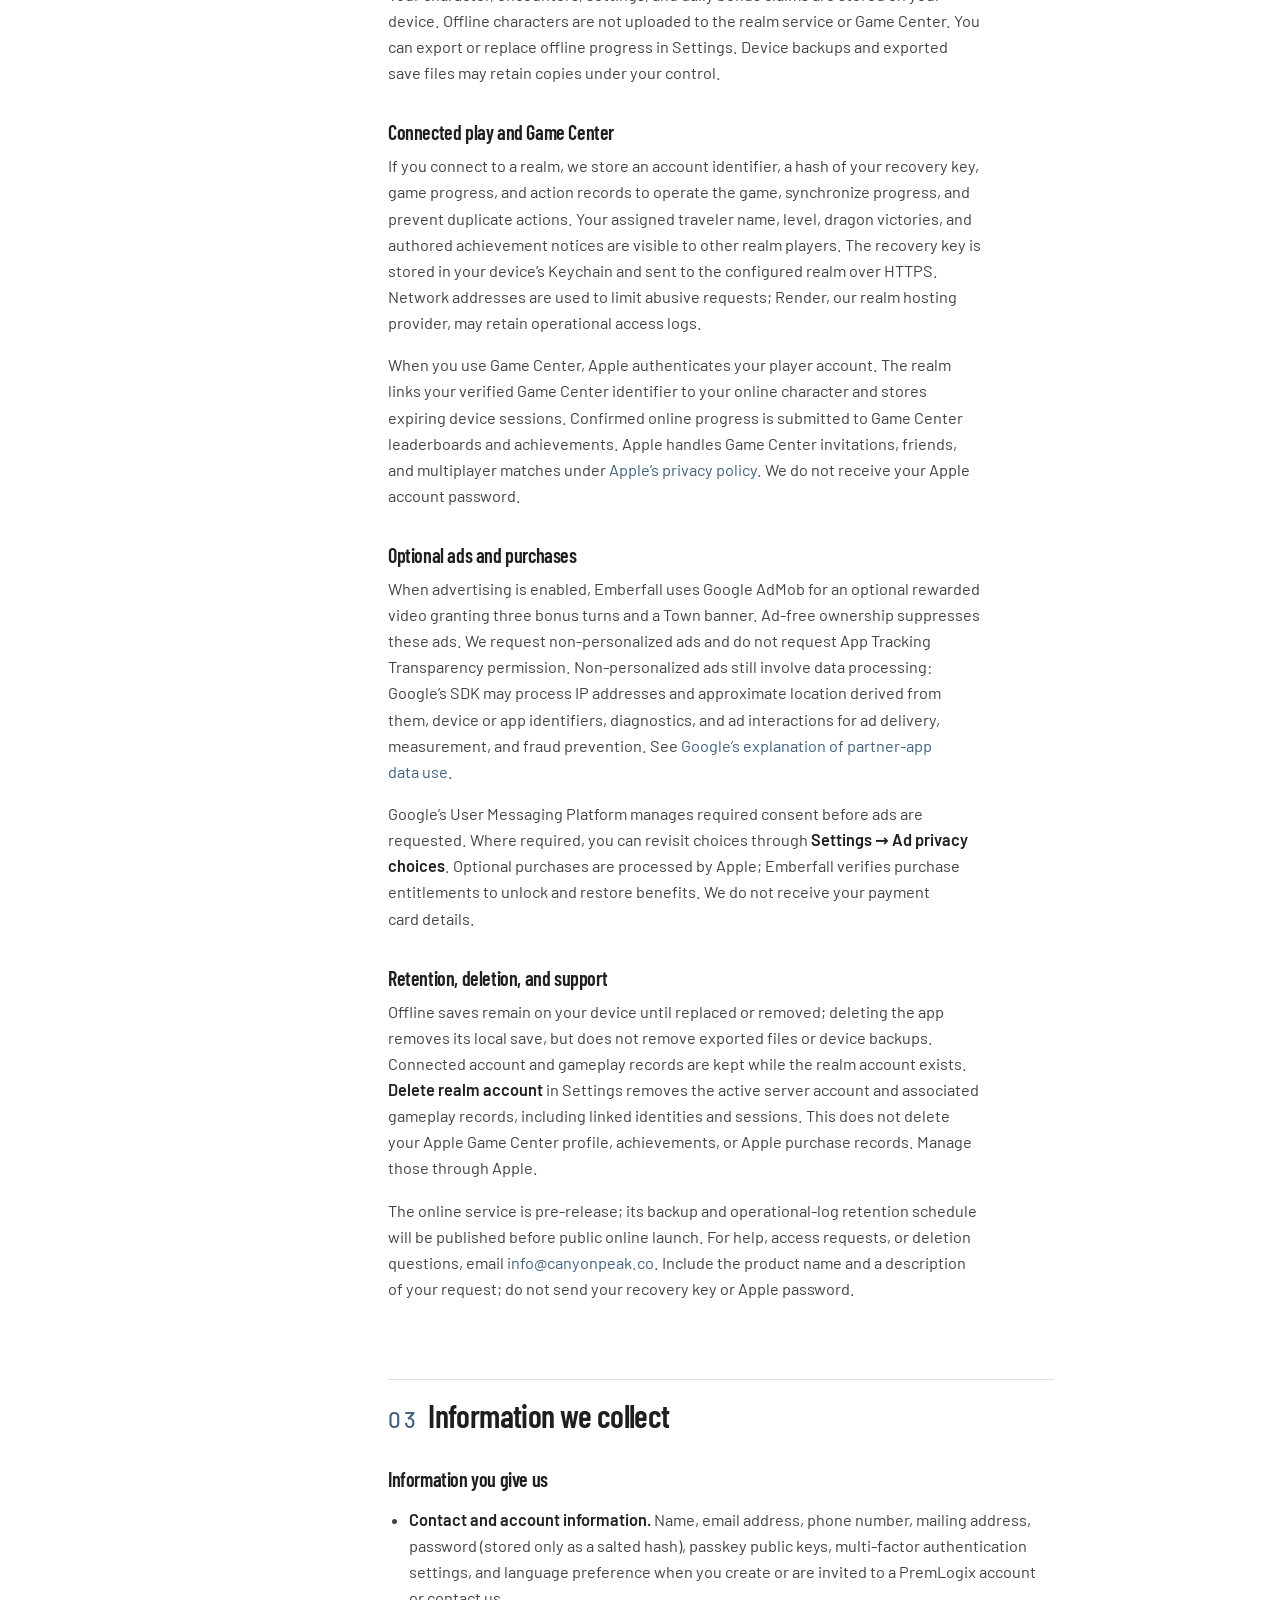
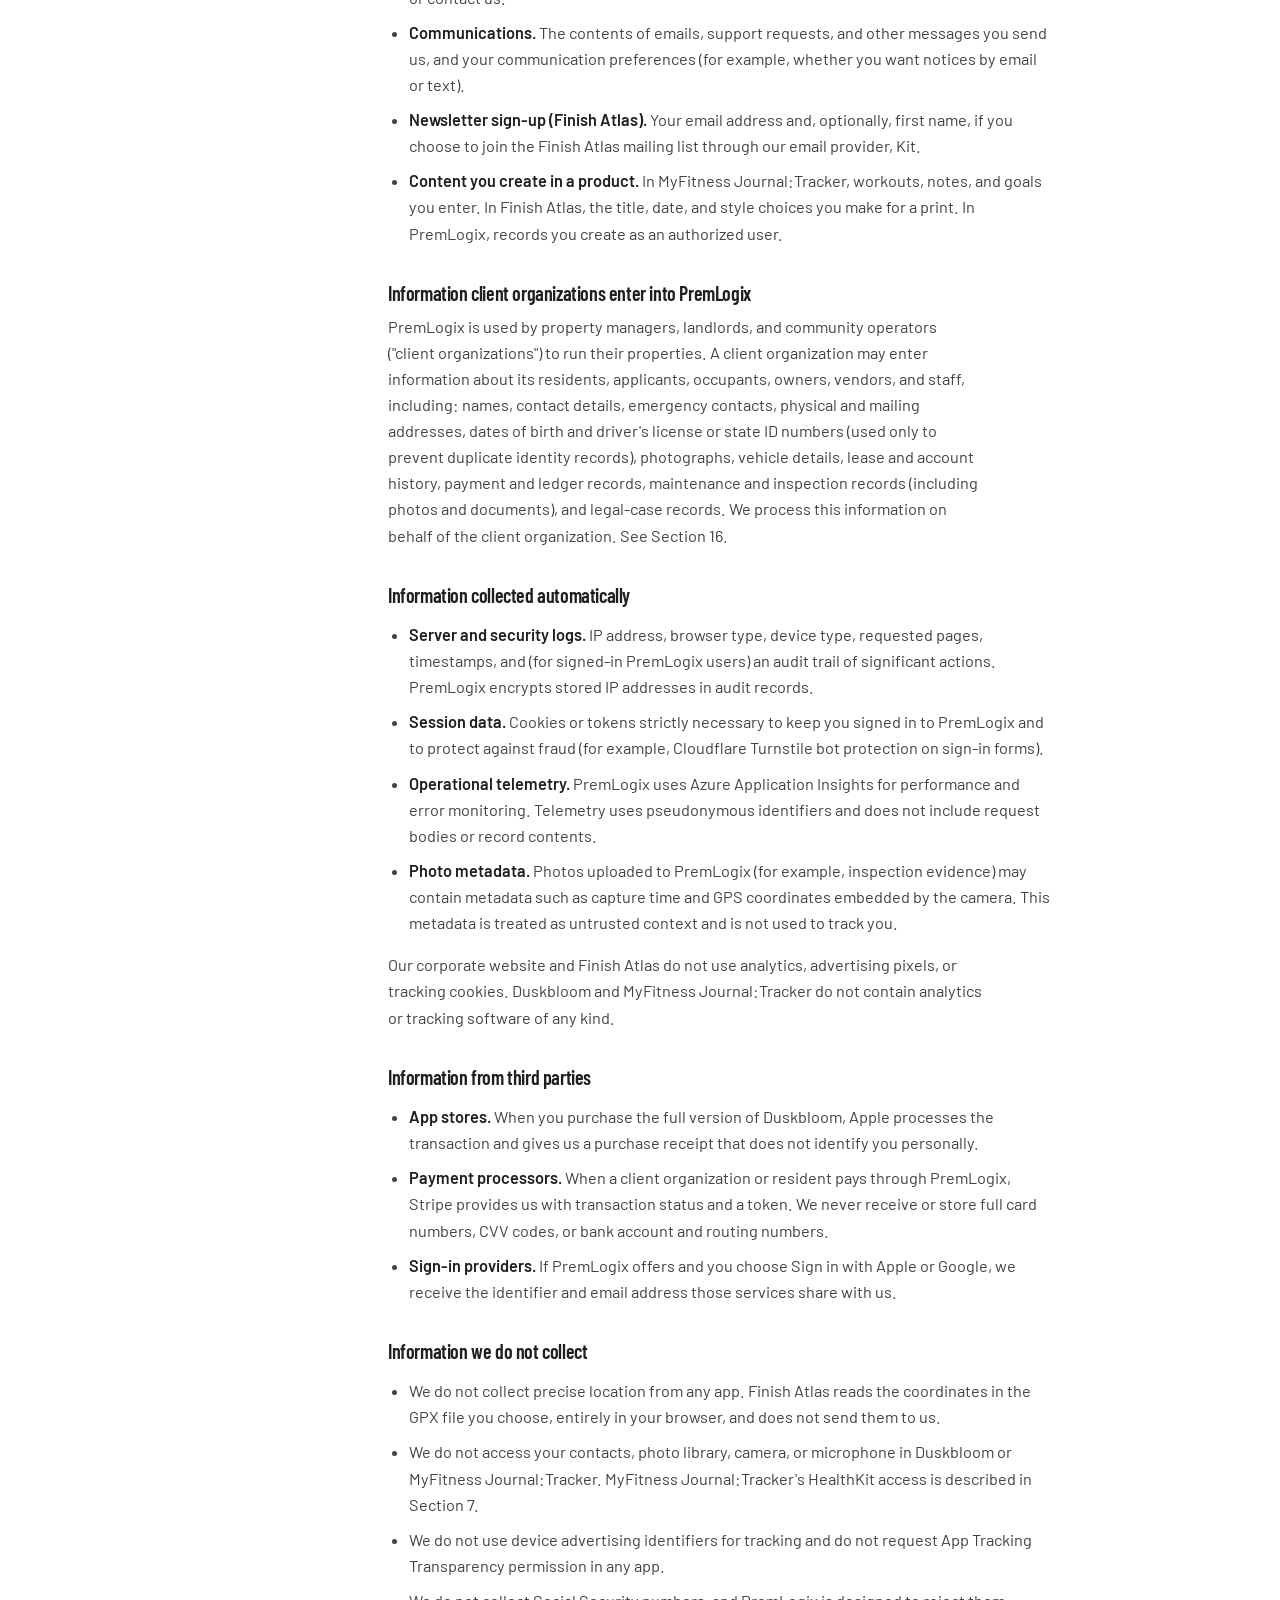
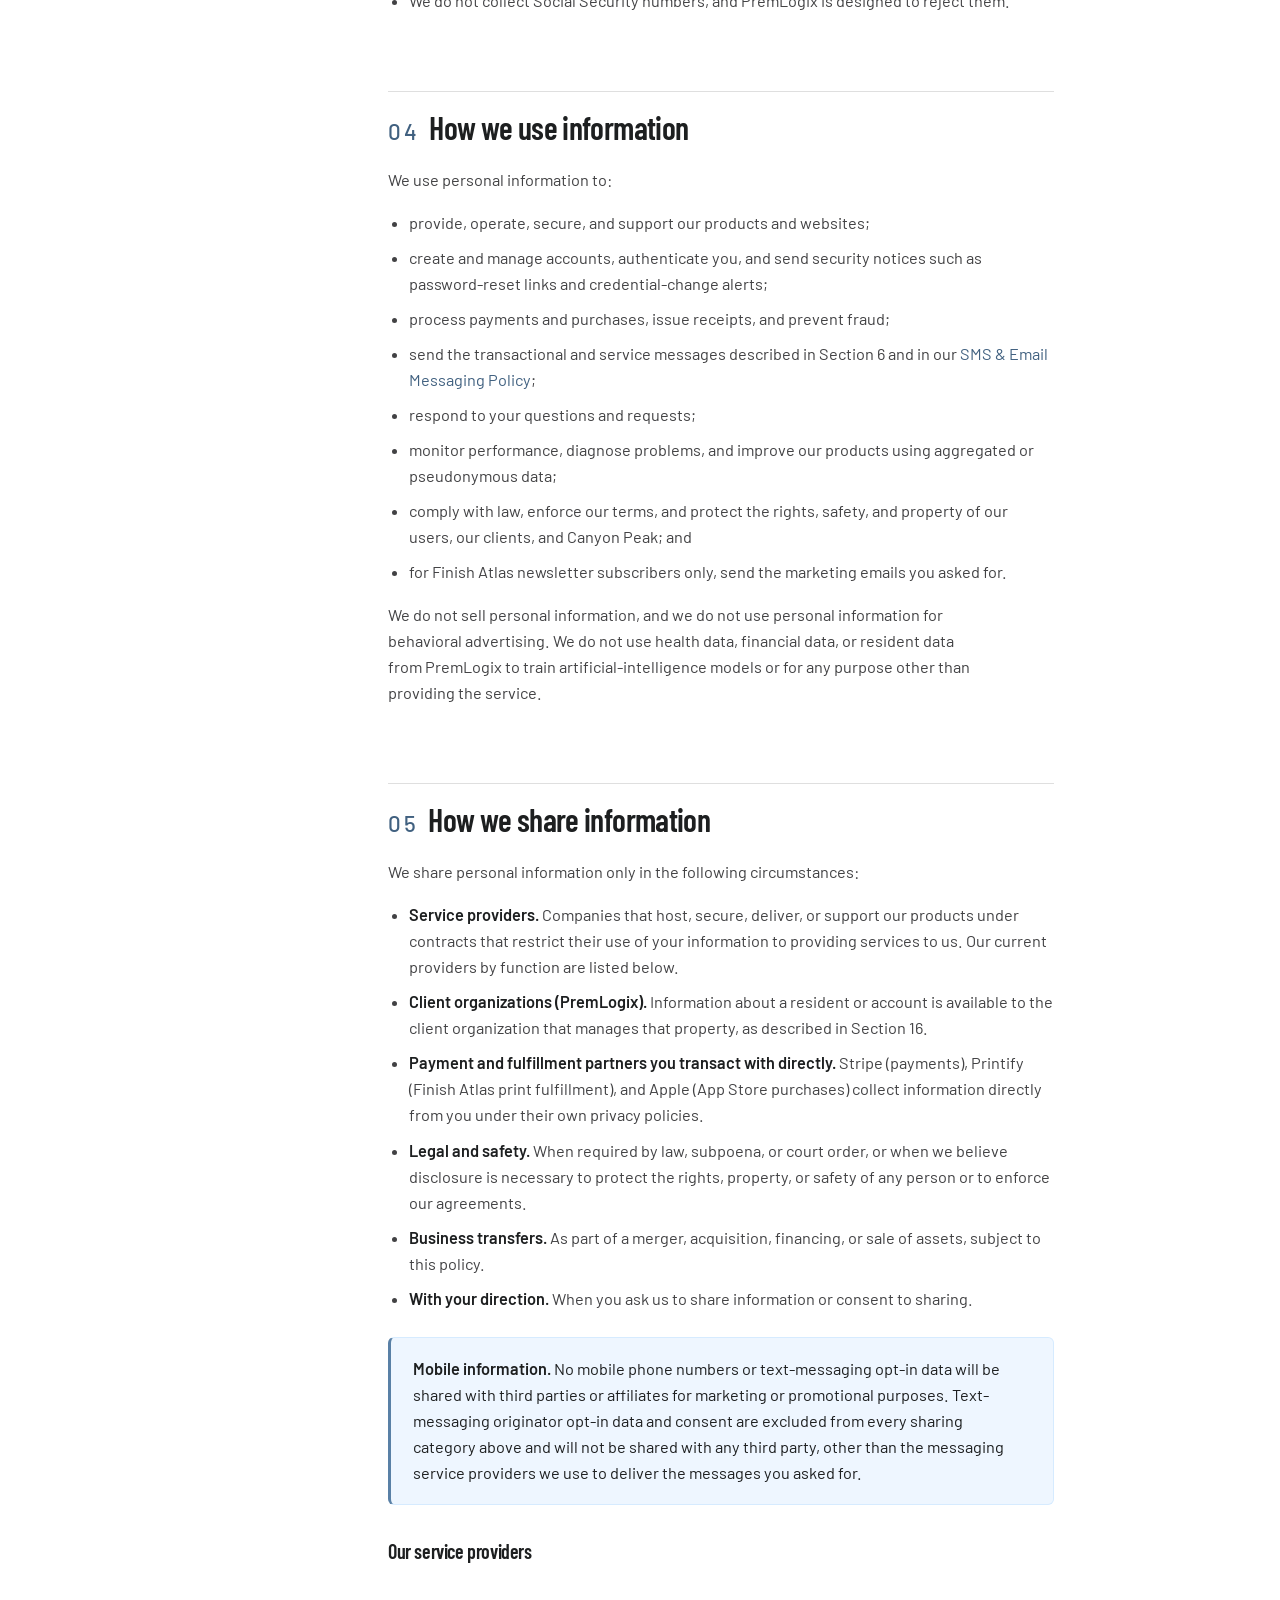
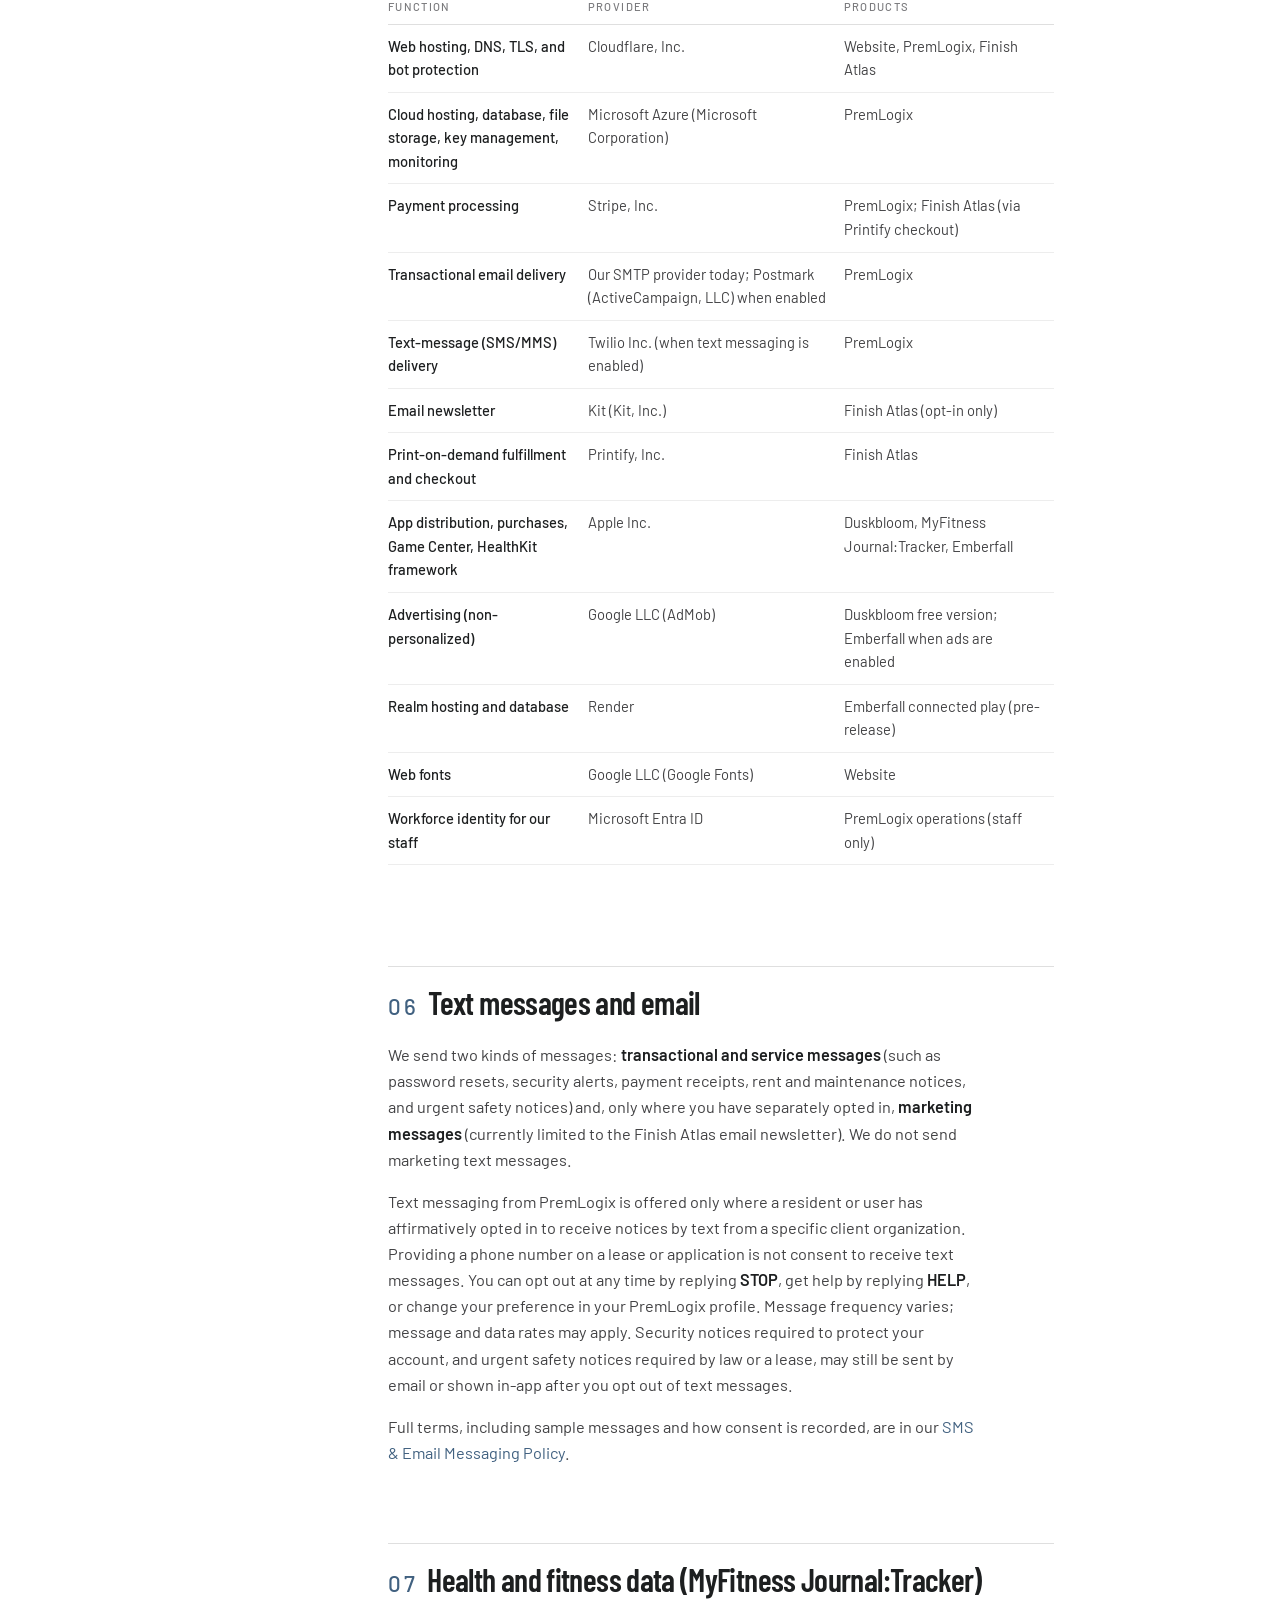
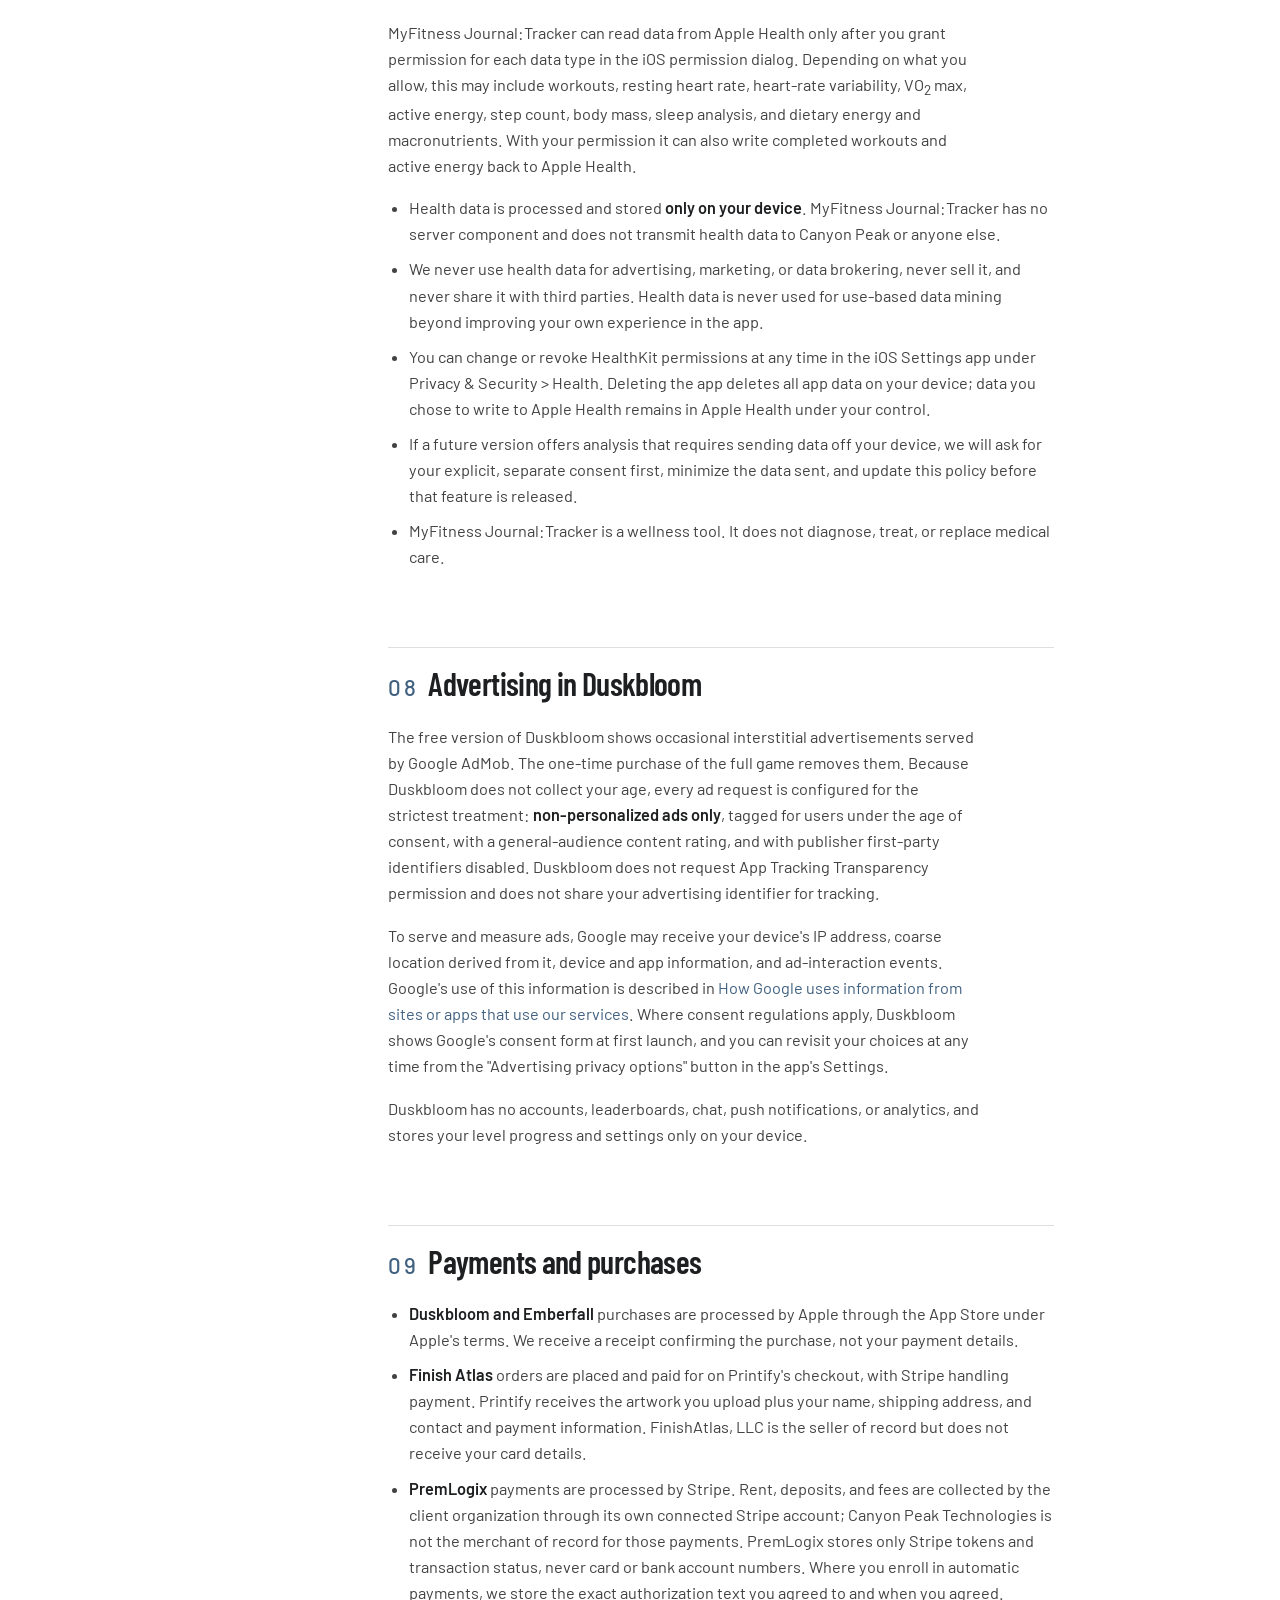
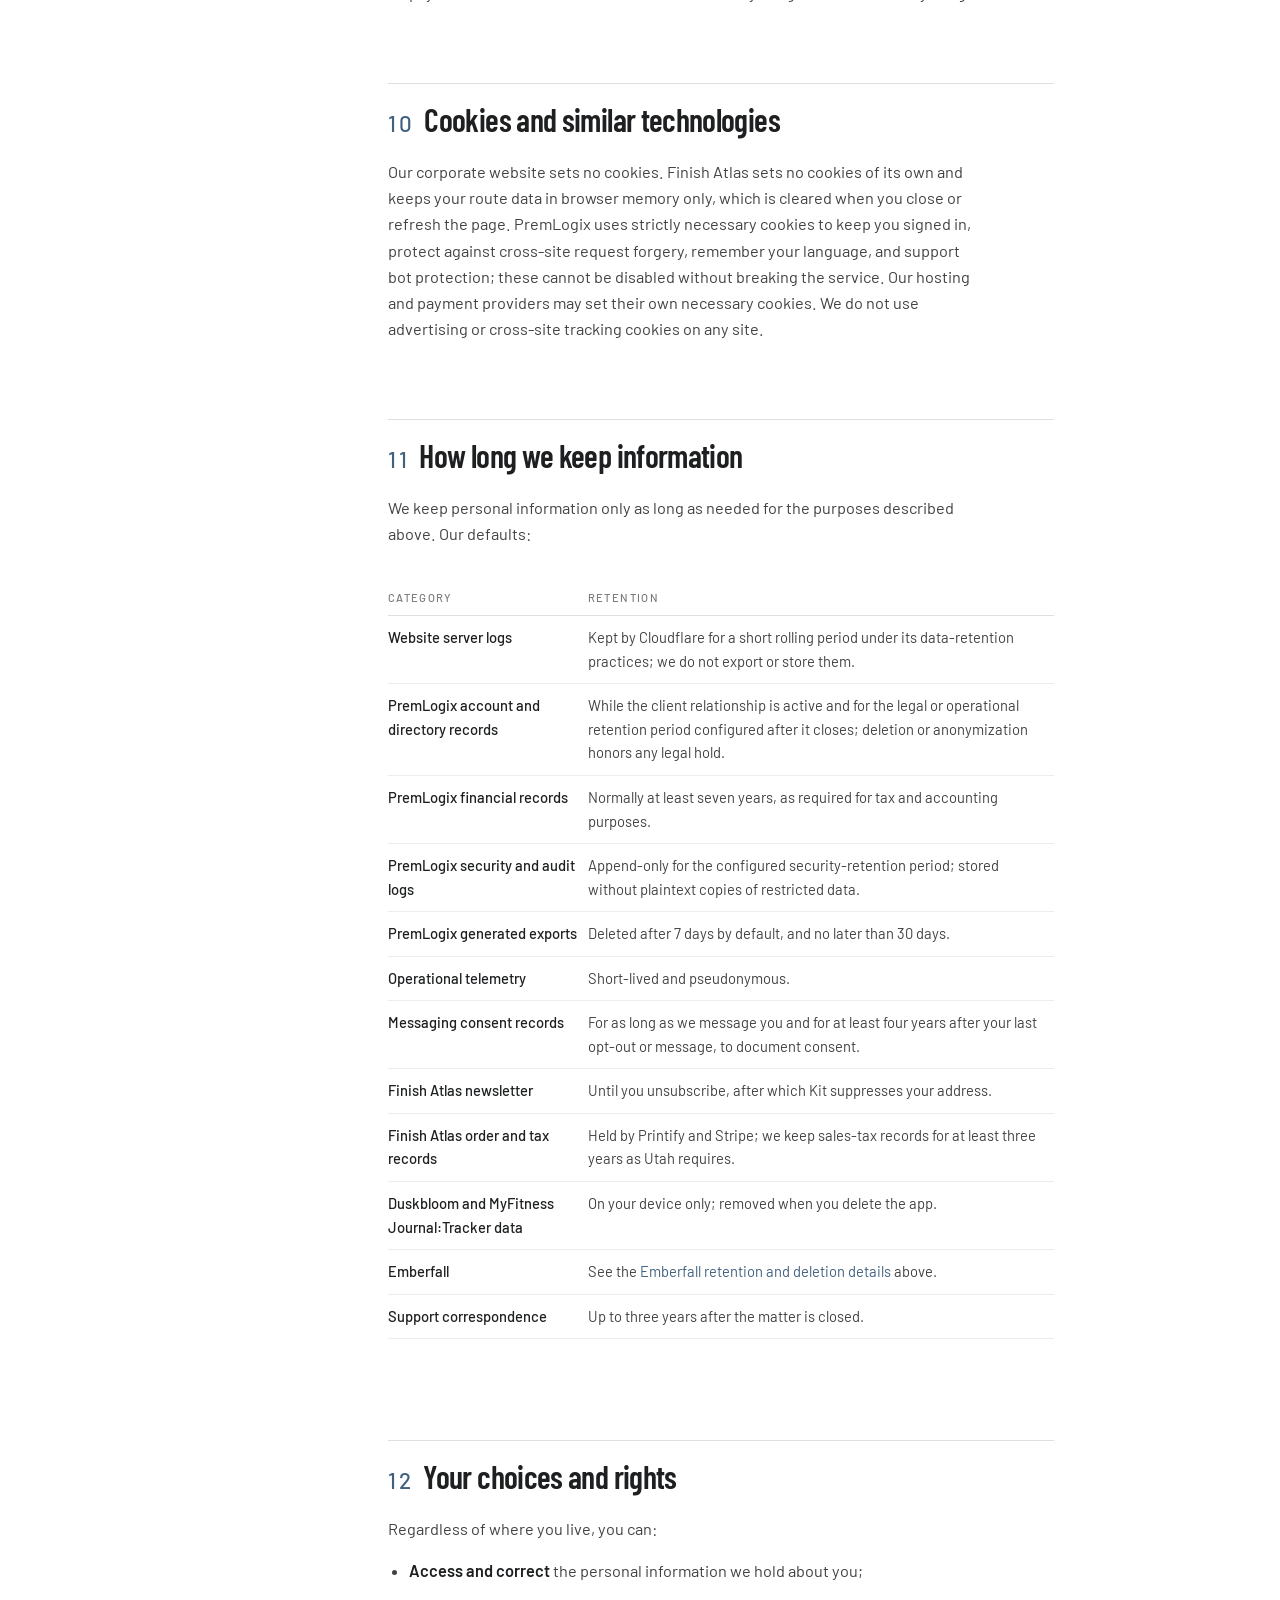
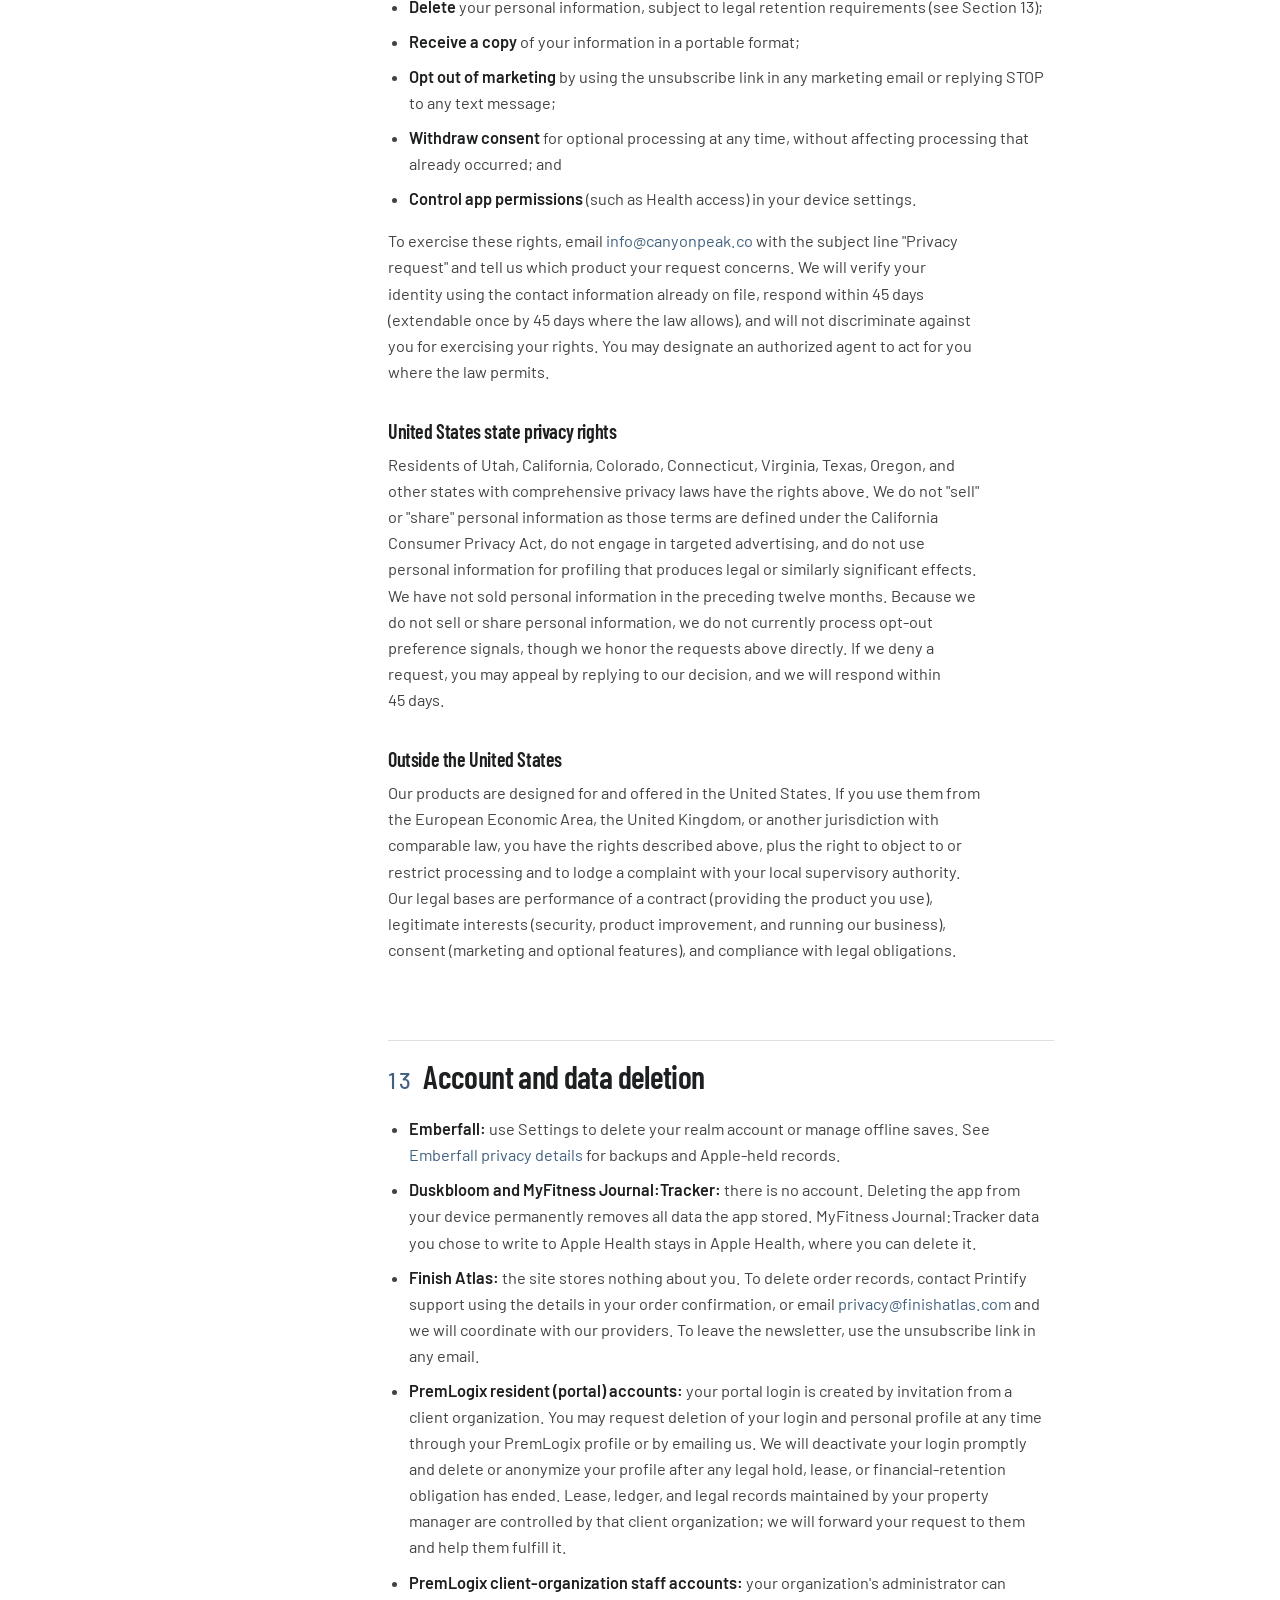
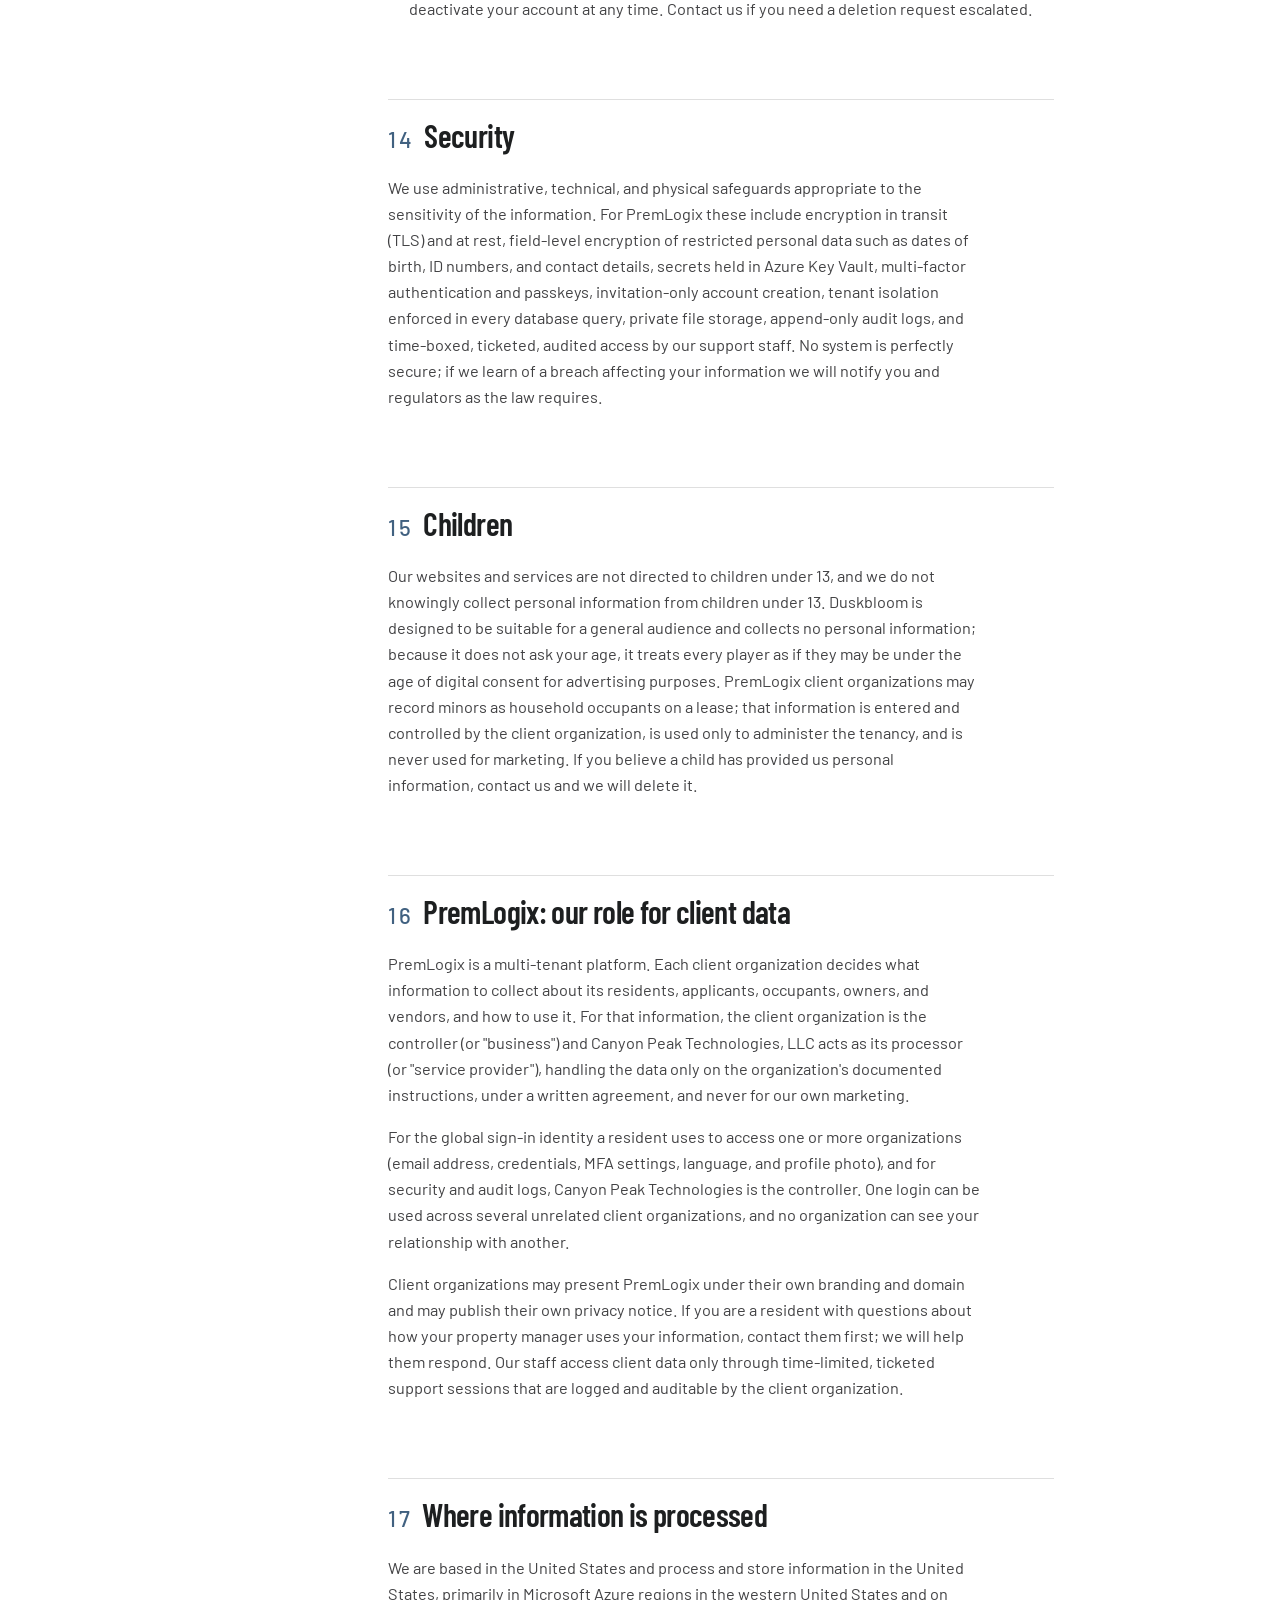
<file: privacy.html>
<!DOCTYPE html>
<html lang="en">
<head>
  <meta charset="UTF-8" />
  <meta name="viewport" content="width=device-width, initial-scale=1" />
  <title>Privacy Policy · Canyon Peak Holdings</title>
  <meta name="description" content="Privacy Policy for Canyon Peak Holdings Inc., Canyon Peak Technologies, LLC, Canyon Peak, LLC, and FinishAtlas, LLC, covering our websites and the PremLogix, Finish Atlas, Duskbloom, MyFitness Journal:Tracker, and Emberfall: Realm of Legends products." />
  <link rel="canonical" href="https://www.canyonpeak.co/privacy" />
  <meta name="theme-color" content="#1d2d3d" />
  <link rel="icon" href="/assets/brand/favicon.svg" type="image/svg+xml" />
  <link rel="icon" href="/assets/brand/mark-32.png" sizes="32x32" type="image/png" />
  <link rel="apple-touch-icon" href="/assets/brand/mark-180.png" />
  <link rel="preconnect" href="https://fonts.googleapis.com" />
  <link rel="preconnect" href="https://fonts.gstatic.com" crossorigin />
  <link rel="stylesheet" href="https://fonts.googleapis.com/css2?family=Barlow:wght@400;500;600;700&family=Barlow+Condensed:wght@400;600;700&display=swap" />
  <link rel="stylesheet" href="/assets/css/site.css" />
</head>
<body>
  <a class="skip-link" href="#main">Skip to content</a>

  <header class="site-header">
    <div class="wrap">
      <a class="lockup holdings" href="/" aria-label="Canyon Peak Holdings — home">
        <svg viewBox="0 0 100 100" aria-hidden="true" focusable="false">
          <mask id="mh" maskUnits="userSpaceOnUse" x="0" y="0" width="100" height="100">
            <rect width="100" height="100" fill="#fff"/>
            <polyline points="18.5,90 50,32 81.5,90" fill="none" stroke="#000" stroke-width="4.5"/>
            <polyline points="30.5,90 50,54 69.5,90" fill="none" stroke="#000" stroke-width="4.5"/>
            <polyline points="40,90 50,72 60,90" fill="none" stroke="#000" stroke-width="4.5"/>
          </mask>
          <path d="M50 6 L96 90 L4 90 Z" fill="#424244" mask="url(#mh)"/>
        </svg>
        <span class="words"><span class="wordmark">Canyon Peak</span><span class="descriptor">Holdings</span></span>
      </a>
      <button class="nav-toggle" aria-expanded="false" aria-controls="site-nav" aria-label="Toggle navigation">
        <svg width="22" height="22" viewBox="0 0 24 24" fill="none" stroke="currentColor" stroke-width="2" stroke-linecap="round"><path d="M4 7h16M4 12h16M4 17h16"/></svg>
      </button>
      <nav class="site-nav" id="site-nav" aria-label="Primary">
        <a href="/">Home</a>
        <a href="/#products">Products</a>
        <a href="/sms-policy.html">SMS &amp; Email Policy</a>
        <a class="cta" href="mailto:info@canyonpeak.co">Contact</a>
      </nav>
    </div>
  </header>

  <main id="main">
    <section class="doc-hero">
      <div class="wrap">
        <span class="kicker">Legal</span>
        <h1>Privacy Policy</h1>
        <div class="meta">
          <span>Effective: <b>September 11, 2026</b></span>
          <span>Last updated: <b>September 11, 2026</b></span>
          <span>Version: <b>1.1</b></span>
        </div>
        <p class="summary">
          This Privacy Policy explains how Canyon Peak Holdings Inc. and its subsidiaries,
          Canyon Peak Technologies, LLC, Canyon Peak, LLC, and FinishAtlas, LLC (together,
          "Canyon Peak," "we," "us," or "our"), collect, use, share, and protect personal information
          across our websites and products, including PremLogix, Finish Atlas, Duskbloom,
          MyFitness Journal:Tracker, and Emberfall: Realm of Legends.
        </p>
      </div>
    </section>

    <div class="wrap doc-layout">
      <aside class="toc" aria-label="On this page">
        <h2>On this page</h2>
        <ol>
          <li><a href="#scope">1. Who we are and what this covers</a></li>
          <li><a href="#summary">2. Product-by-product summary</a></li>
          <li><a href="#emberfall">Emberfall privacy details</a></li>
          <li><a href="#collect">3. Information we collect</a></li>
          <li><a href="#use">4. How we use information</a></li>
          <li><a href="#share">5. How we share information</a></li>
          <li><a href="#messaging">6. Text messages and email</a></li>
          <li><a href="#health">7. Health and fitness data</a></li>
          <li><a href="#ads">8. Advertising in Duskbloom</a></li>
          <li><a href="#payments">9. Payments and purchases</a></li>
          <li><a href="#cookies">10. Cookies and similar technologies</a></li>
          <li><a href="#retention">11. How long we keep information</a></li>
          <li><a href="#rights">12. Your choices and rights</a></li>
          <li><a href="#deletion">13. Account and data deletion</a></li>
          <li><a href="#security">14. Security</a></li>
          <li><a href="#children">15. Children</a></li>
          <li><a href="#premlogix-roles">16. PremLogix: our role for client data</a></li>
          <li><a href="#international">17. Where information is processed</a></li>
          <li><a href="#changes">18. Changes to this policy</a></li>
          <li><a href="#contact">19. Contact us</a></li>
        </ol>
      </aside>

      <article class="doc">

        <h2 id="scope"><span class="num">01</span>Who we are and what this policy covers</h2>
        <p>
          Canyon Peak Holdings Inc. is a Utah corporation headquartered in Heber City, Utah.
          It is the parent company of <strong>Canyon Peak Technologies, LLC</strong>, which
          develops and operates our software products, and <strong>Canyon Peak, LLC</strong>,
          our operating and services company. Canyon Peak, LLC in turn owns
          <strong>FinishAtlas, LLC</strong>, which operates the Finish Atlas storefront. Unless a product-specific section says otherwise, the Canyon Peak
          company that publishes or operates a product is the party responsible for your
          personal information, and Canyon Peak Holdings Inc. sets group-wide privacy policy.
        </p>
        <p>This policy applies to:</p>
        <ul>
          <li>our corporate website at <strong>canyonpeak.co</strong> and any other website that links to this policy;</li>
          <li><strong>PremLogix</strong>, our property-operations platform for property managers and their residents (web);</li>
          <li><strong>Finish Atlas</strong>, the route-art print storefront at finishatlas.com operated by FinishAtlas, LLC (web);</li>
          <li><strong>Duskbloom</strong>, our puzzle game for iPhone and iPad;</li>
          <li><strong>Emberfall: Realm of Legends</strong>, our fantasy adventure for iPhone and iPad (in development);</li>
          <li><strong>MyFitness Journal:Tracker</strong>, our training planner for iPhone; and</li>
          <li>any future app or service that displays or links to this policy.</li>
        </ul>
        <p>
          Some products publish additional terms (for example, Finish Atlas has its own Terms of
          Use and Shipping &amp; Returns pages, and PremLogix client organizations may publish their
          own privacy notices to their residents). Where a product-specific notice conflicts with
          this policy, the product-specific notice controls for that product.
        </p>

        <h2 id="summary"><span class="num">02</span>Product-by-product summary</h2>
        <p>
          We design our products to collect as little as they can. The table below is a plain
          summary; the sections that follow give the detail.
        </p>
        <div class="table-scroll">
          <table>
            <thead>
              <tr><th>Product</th><th>What is collected</th><th>Where it lives</th><th>Third parties involved</th></tr>
            </thead>
            <tbody>
              <tr>
                <td>Website (canyonpeak.co)</td>
                <td>Nothing beyond ordinary server logs (IP address, browser type, pages requested). No analytics, no advertising pixels, no cookies set by us.</td>
                <td>Cloudflare edge network</td>
                <td>Cloudflare (hosting), Google Fonts (typefaces)</td>
              </tr>
              <tr>
                <td>PremLogix</td>
                <td>Account and contact details, identity records entered by client organizations (which may include date of birth and government ID numbers used to prevent duplicate records), lease, billing, payment, and maintenance records, documents and photos, security and audit logs.</td>
                <td>Microsoft Azure (United States)</td>
                <td>Microsoft Azure, Cloudflare, Stripe, email and SMS delivery providers (see Section 6)</td>
              </tr>
              <tr>
                <td>Finish Atlas</td>
                <td>Your GPX route file is processed entirely in your browser and is never uploaded to us. Order, shipping, and payment details are collected by Printify and Stripe at checkout, not by us. Optional newsletter sign-up collects your email address.</td>
                <td>Your device; Printify and Kit for what you give them</td>
                <td>Cloudflare, Printify, Stripe, Kit</td>
              </tr>
              <tr>
                <td>Duskbloom</td>
                <td>No account and no personal information. Progress and settings are stored on your device. Ads in the free version are served by Google AdMob in non-personalized mode; the paid full game has no ads.</td>
                <td>Your device</td>
                <td>Apple (App Store, purchases), Google AdMob (free version only)</td>
              </tr>
              <tr>
                <td>Emberfall: Realm of Legends</td>
                <td>Offline characters, settings, and bonus claims stay on your device. Connected play uses account identifiers, gameplay and action records, and Game Center information. Optional ads process device, network, diagnostic, and ad-interaction data when enabled.</td>
                <td>Your device; the connected realm service; Apple and Google for their features</td>
                <td>Apple (Game Center and purchases), Render (realm hosting), Google AdMob and UMP (when ads are enabled)</td>
              </tr>
              <tr>
                <td>MyFitness Journal:Tracker</td>
                <td>Health and fitness data you explicitly authorize through Apple Health, plus workouts and goals you enter. Everything is processed and stored on your iPhone. No account, no servers, no analytics.</td>
                <td>Your device</td>
                <td>Apple (HealthKit framework)</td>
              </tr>
            </tbody>
          </table>
        </div>

        <h2 id="emberfall">Emberfall: Realm of Legends</h2>
        <p>Emberfall is in development for the United States market only. The following describes its offline game and the connected, purchase, and advertising features when available in the version you use. Public online play has not launched.</p>
        <h3>Offline adventures</h3>
        <p>Your character, encounters, settings, and daily bonus claims are stored on your device. Offline characters are not uploaded to the realm service or Game Center. You can export or replace offline progress in Settings. Device backups and exported save files may retain copies under your control.</p>
        <h3>Connected play and Game Center</h3>
        <p>If you connect to a realm, we store an account identifier, a hash of your recovery key, game progress, and action records to operate the game, synchronize progress, and prevent duplicate actions. Your assigned traveler name, level, dragon victories, and authored achievement notices are visible to other realm players. The recovery key is stored in your device’s Keychain and sent to the configured realm over HTTPS. Network addresses are used to limit abusive requests; Render, our realm hosting provider, may retain operational access logs.</p>
        <p>When you use Game Center, Apple authenticates your player account. The realm links your verified Game Center identifier to your online character and stores expiring device sessions. Confirmed online progress is submitted to Game Center leaderboards and achievements. Apple handles Game Center invitations, friends, and multiplayer matches under <a href="https://www.apple.com/legal/privacy/">Apple’s privacy policy</a>. We do not receive your Apple account password.</p>
        <h3>Optional ads and purchases</h3>
        <p>When advertising is enabled, Emberfall uses Google AdMob for an optional rewarded video granting three bonus turns and a Town banner. Ad-free ownership suppresses these ads. We request non-personalized ads and do not request App Tracking Transparency permission. Non-personalized ads still involve data processing: Google’s SDK may process IP addresses and approximate location derived from them, device or app identifiers, diagnostics, and ad interactions for ad delivery, measurement, and fraud prevention. See <a href="https://policies.google.com/technologies/partner-sites">Google’s explanation of partner-app data use</a>.</p>
        <p>Google’s User Messaging Platform manages required consent before ads are requested. Where required, you can revisit choices through <strong>Settings → Ad privacy choices</strong>. Optional purchases are processed by Apple; Emberfall verifies purchase entitlements to unlock and restore benefits. We do not receive your payment card details.</p>
        <h3>Retention, deletion, and support</h3>
        <p>Offline saves remain on your device until replaced or removed; deleting the app removes its local save, but does not remove exported files or device backups. Connected account and gameplay records are kept while the realm account exists. <strong>Delete realm account</strong> in Settings removes the active server account and associated gameplay records, including linked identities and sessions. This does not delete your Apple Game Center profile, achievements, or Apple purchase records. Manage those through Apple.</p>
        <p>The online service is pre-release; its backup and operational-log retention schedule will be published before public online launch. For help, access requests, or deletion questions, email <a href="mailto:info@canyonpeak.co?subject=Emberfall%20privacy%20request">info@canyonpeak.co</a>. Include the product name and a description of your request; do not send your recovery key or Apple password.</p>

        <h2 id="collect"><span class="num">03</span>Information we collect</h2>

        <h3>Information you give us</h3>
        <ul>
          <li><strong>Contact and account information.</strong> Name, email address, phone number, mailing address, password (stored only as a salted hash), passkey public keys, multi-factor authentication settings, and language preference when you create or are invited to a PremLogix account or contact us.</li>
          <li><strong>Communications.</strong> The contents of emails, support requests, and other messages you send us, and your communication preferences (for example, whether you want notices by email or text).</li>
          <li><strong>Newsletter sign-up (Finish Atlas).</strong> Your email address and, optionally, first name, if you choose to join the Finish Atlas mailing list through our email provider, Kit.</li>
          <li><strong>Content you create in a product.</strong> In MyFitness Journal:Tracker, workouts, notes, and goals you enter. In Finish Atlas, the title, date, and style choices you make for a print. In PremLogix, records you create as an authorized user.</li>
        </ul>

        <h3>Information client organizations enter into PremLogix</h3>
        <p>
          PremLogix is used by property managers, landlords, and community operators
          ("client organizations") to run their properties. A client organization may enter
          information about its residents, applicants, occupants, owners, vendors, and staff,
          including: names, contact details, emergency contacts, physical and mailing
          addresses, dates of birth and driver's license or state ID numbers (used only to
          prevent duplicate identity records), photographs, vehicle details, lease and
          account history, payment and ledger records, maintenance and inspection records
          (including photos and documents), and legal-case records. We process this
          information on behalf of the client organization. See Section 16.
        </p>

        <h3>Information collected automatically</h3>
        <ul>
          <li><strong>Server and security logs.</strong> IP address, browser type, device type, requested pages, timestamps, and (for signed-in PremLogix users) an audit trail of significant actions. PremLogix encrypts stored IP addresses in audit records.</li>
          <li><strong>Session data.</strong> Cookies or tokens strictly necessary to keep you signed in to PremLogix and to protect against fraud (for example, Cloudflare Turnstile bot protection on sign-in forms).</li>
          <li><strong>Operational telemetry.</strong> PremLogix uses Azure Application Insights for performance and error monitoring. Telemetry uses pseudonymous identifiers and does not include request bodies or record contents.</li>
          <li><strong>Photo metadata.</strong> Photos uploaded to PremLogix (for example, inspection evidence) may contain metadata such as capture time and GPS coordinates embedded by the camera. This metadata is treated as untrusted context and is not used to track you.</li>
        </ul>
        <p>
          Our corporate website and Finish Atlas do not use analytics, advertising pixels, or
          tracking cookies. Duskbloom and MyFitness Journal:Tracker do not contain analytics or tracking
          software of any kind.
        </p>

        <h3>Information from third parties</h3>
        <ul>
          <li><strong>App stores.</strong> When you purchase the full version of Duskbloom, Apple processes the transaction and gives us a purchase receipt that does not identify you personally.</li>
          <li><strong>Payment processors.</strong> When a client organization or resident pays through PremLogix, Stripe provides us with transaction status and a token. We never receive or store full card numbers, CVV codes, or bank account and routing numbers.</li>
          <li><strong>Sign-in providers.</strong> If PremLogix offers and you choose Sign in with Apple or Google, we receive the identifier and email address those services share with us.</li>
        </ul>

        <h3>Information we do not collect</h3>
        <ul>
          <li>We do not collect precise location from any app. Finish Atlas reads the coordinates in the GPX file you choose, entirely in your browser, and does not send them to us.</li>
          <li>We do not access your contacts, photo library, camera, or microphone in Duskbloom or MyFitness Journal:Tracker. MyFitness Journal:Tracker's HealthKit access is described in Section 7.</li>
          <li>We do not use device advertising identifiers for tracking and do not request App Tracking Transparency permission in any app.</li>
          <li>We do not collect Social Security numbers, and PremLogix is designed to reject them.</li>
        </ul>

        <h2 id="use"><span class="num">04</span>How we use information</h2>
        <p>We use personal information to:</p>
        <ul>
          <li>provide, operate, secure, and support our products and websites;</li>
          <li>create and manage accounts, authenticate you, and send security notices such as password-reset links and credential-change alerts;</li>
          <li>process payments and purchases, issue receipts, and prevent fraud;</li>
          <li>send the transactional and service messages described in Section 6 and in our <a href="/sms-policy.html">SMS &amp; Email Messaging Policy</a>;</li>
          <li>respond to your questions and requests;</li>
          <li>monitor performance, diagnose problems, and improve our products using aggregated or pseudonymous data;</li>
          <li>comply with law, enforce our terms, and protect the rights, safety, and property of our users, our clients, and Canyon Peak; and</li>
          <li>for Finish Atlas newsletter subscribers only, send the marketing emails you asked for.</li>
        </ul>
        <p>
          We do not sell personal information, and we do not use personal information for
          behavioral advertising. We do not use health data, financial data, or resident data
          from PremLogix to train artificial-intelligence models or for any purpose other than
          providing the service.
        </p>

        <h2 id="share"><span class="num">05</span>How we share information</h2>
        <p>We share personal information only in the following circumstances:</p>
        <ul>
          <li><strong>Service providers.</strong> Companies that host, secure, deliver, or support our products under contracts that restrict their use of your information to providing services to us. Our current providers by function are listed below.</li>
          <li><strong>Client organizations (PremLogix).</strong> Information about a resident or account is available to the client organization that manages that property, as described in Section 16.</li>
          <li><strong>Payment and fulfillment partners you transact with directly.</strong> Stripe (payments), Printify (Finish Atlas print fulfillment), and Apple (App Store purchases) collect information directly from you under their own privacy policies.</li>
          <li><strong>Legal and safety.</strong> When required by law, subpoena, or court order, or when we believe disclosure is necessary to protect the rights, property, or safety of any person or to enforce our agreements.</li>
          <li><strong>Business transfers.</strong> As part of a merger, acquisition, financing, or sale of assets, subject to this policy.</li>
          <li><strong>With your direction.</strong> When you ask us to share information or consent to sharing.</li>
        </ul>

        <div class="callout">
          <p><strong>Mobile information.</strong> No mobile phone numbers or text-messaging opt-in data will be shared with third parties or affiliates for marketing or promotional purposes. Text-messaging originator opt-in data and consent are excluded from every sharing category above and will not be shared with any third party, other than the messaging service providers we use to deliver the messages you asked for.</p>
        </div>

        <h3>Our service providers</h3>
        <div class="table-scroll">
          <table>
            <thead><tr><th>Function</th><th>Provider</th><th>Products</th></tr></thead>
            <tbody>
              <tr><td>Web hosting, DNS, TLS, and bot protection</td><td>Cloudflare, Inc.</td><td>Website, PremLogix, Finish Atlas</td></tr>
              <tr><td>Cloud hosting, database, file storage, key management, monitoring</td><td>Microsoft Azure (Microsoft Corporation)</td><td>PremLogix</td></tr>
              <tr><td>Payment processing</td><td>Stripe, Inc.</td><td>PremLogix; Finish Atlas (via Printify checkout)</td></tr>
              <tr><td>Transactional email delivery</td><td>Our SMTP provider today; Postmark (ActiveCampaign, LLC) when enabled</td><td>PremLogix</td></tr>
              <tr><td>Text-message (SMS/MMS) delivery</td><td>Twilio Inc. (when text messaging is enabled)</td><td>PremLogix</td></tr>
              <tr><td>Email newsletter</td><td>Kit (Kit, Inc.)</td><td>Finish Atlas (opt-in only)</td></tr>
              <tr><td>Print-on-demand fulfillment and checkout</td><td>Printify, Inc.</td><td>Finish Atlas</td></tr>
              <tr><td>App distribution, purchases, Game Center, HealthKit framework</td><td>Apple Inc.</td><td>Duskbloom, MyFitness Journal:Tracker, Emberfall</td></tr>
              <tr><td>Advertising (non-personalized)</td><td>Google LLC (AdMob)</td><td>Duskbloom free version; Emberfall when ads are enabled</td></tr>
              <tr><td>Realm hosting and database</td><td>Render</td><td>Emberfall connected play (pre-release)</td></tr>
              <tr><td>Web fonts</td><td>Google LLC (Google Fonts)</td><td>Website</td></tr>
              <tr><td>Workforce identity for our staff</td><td>Microsoft Entra ID</td><td>PremLogix operations (staff only)</td></tr>
            </tbody>
          </table>
        </div>

        <h2 id="messaging"><span class="num">06</span>Text messages and email</h2>
        <p>
          We send two kinds of messages: <strong>transactional and service messages</strong>
          (such as password resets, security alerts, payment receipts, rent and maintenance
          notices, and urgent safety notices) and, only where you have separately opted in,
          <strong>marketing messages</strong> (currently limited to the Finish Atlas email
          newsletter). We do not send marketing text messages.
        </p>
        <p>
          Text messaging from PremLogix is offered only where a resident or user has
          affirmatively opted in to receive notices by text from a specific client
          organization. Providing a phone number on a lease or application is not consent to
          receive text messages. You can opt out at any time by replying <strong>STOP</strong>,
          get help by replying <strong>HELP</strong>, or change your preference in your
          PremLogix profile. Message frequency varies; message and data rates may apply.
          Security notices required to protect your account, and urgent safety notices
          required by law or a lease, may still be sent by email or shown in-app after you
          opt out of text messages.
        </p>
        <p>
          Full terms, including sample messages and how consent is recorded, are in our
          <a href="/sms-policy.html">SMS &amp; Email Messaging Policy</a>.
        </p>

        <h2 id="health"><span class="num">07</span>Health and fitness data (MyFitness Journal:Tracker)</h2>
        <p>
          MyFitness Journal:Tracker can read data from Apple Health only after you grant permission for each
          data type in the iOS permission dialog. Depending on what you allow, this may include
          workouts, resting heart rate, heart-rate variability, VO<sub>2</sub> max, active energy,
          step count, body mass, sleep analysis, and dietary energy and macronutrients. With
          your permission it can also write completed workouts and active energy back to Apple
          Health.
        </p>
        <ul>
          <li>Health data is processed and stored <strong>only on your device</strong>. MyFitness Journal:Tracker has no server component and does not transmit health data to Canyon Peak or anyone else.</li>
          <li>We never use health data for advertising, marketing, or data brokering, never sell it, and never share it with third parties. Health data is never used for use-based data mining beyond improving your own experience in the app.</li>
          <li>You can change or revoke HealthKit permissions at any time in the iOS Settings app under Privacy &amp; Security &gt; Health. Deleting the app deletes all app data on your device; data you chose to write to Apple Health remains in Apple Health under your control.</li>
          <li>If a future version offers analysis that requires sending data off your device, we will ask for your explicit, separate consent first, minimize the data sent, and update this policy before that feature is released.</li>
          <li>MyFitness Journal:Tracker is a wellness tool. It does not diagnose, treat, or replace medical care.</li>
        </ul>

        <h2 id="ads"><span class="num">08</span>Advertising in Duskbloom</h2>
        <p>
          The free version of Duskbloom shows occasional interstitial advertisements served by
          Google AdMob. The one-time purchase of the full game removes them. Because Duskbloom
          does not collect your age, every ad request is configured for the strictest
          treatment: <strong>non-personalized ads only</strong>, tagged for users under the
          age of consent, with a general-audience content rating, and with publisher
          first-party identifiers disabled. Duskbloom does not request App Tracking
          Transparency permission and does not share your advertising identifier for
          tracking.
        </p>
        <p>
          To serve and measure ads, Google may receive your device's IP address, coarse
          location derived from it, device and app information, and ad-interaction events.
          Google's use of this information is described in
          <a href="https://policies.google.com/technologies/partner-sites" rel="noopener">How Google uses information from sites or apps that use our services</a>.
          Where consent regulations apply, Duskbloom shows Google's consent form at first
          launch, and you can revisit your choices at any time from the
          "Advertising privacy options" button in the app's Settings.
        </p>
        <p>
          Duskbloom has no accounts, leaderboards, chat, push notifications, or analytics,
          and stores your level progress and settings only on your device.
        </p>

        <h2 id="payments"><span class="num">09</span>Payments and purchases</h2>
        <ul>
          <li><strong>Duskbloom and Emberfall</strong> purchases are processed by Apple through the App Store under Apple's terms. We receive a receipt confirming the purchase, not your payment details.</li>
          <li><strong>Finish Atlas</strong> orders are placed and paid for on Printify's checkout, with Stripe handling payment. Printify receives the artwork you upload plus your name, shipping address, and contact and payment information. FinishAtlas, LLC is the seller of record but does not receive your card details.</li>
          <li><strong>PremLogix</strong> payments are processed by Stripe. Rent, deposits, and fees are collected by the client organization through its own connected Stripe account; Canyon Peak Technologies is not the merchant of record for those payments. PremLogix stores only Stripe tokens and transaction status, never card or bank account numbers. Where you enroll in automatic payments, we store the exact authorization text you agreed to and when you agreed.</li>
        </ul>

        <h2 id="cookies"><span class="num">10</span>Cookies and similar technologies</h2>
        <p>
          Our corporate website sets no cookies. Finish Atlas sets no cookies of its own and
          keeps your route data in browser memory only, which is cleared when you close or
          refresh the page. PremLogix uses strictly necessary cookies to keep you signed in,
          protect against cross-site request forgery, remember your language, and support
          bot protection; these cannot be disabled without breaking the service. Our hosting
          and payment providers may set their own necessary cookies. We do not use
          advertising or cross-site tracking cookies on any site.
        </p>

        <h2 id="retention"><span class="num">11</span>How long we keep information</h2>
        <p>We keep personal information only as long as needed for the purposes described above. Our defaults:</p>
        <div class="table-scroll">
          <table>
            <thead><tr><th>Category</th><th>Retention</th></tr></thead>
            <tbody>
              <tr><td>Website server logs</td><td>Kept by Cloudflare for a short rolling period under its data-retention practices; we do not export or store them.</td></tr>
              <tr><td>PremLogix account and directory records</td><td>While the client relationship is active and for the legal or operational retention period configured after it closes; deletion or anonymization honors any legal hold.</td></tr>
              <tr><td>PremLogix financial records</td><td>Normally at least seven years, as required for tax and accounting purposes.</td></tr>
              <tr><td>PremLogix security and audit logs</td><td>Append-only for the configured security-retention period; stored without plaintext copies of restricted data.</td></tr>
              <tr><td>PremLogix generated exports</td><td>Deleted after 7 days by default, and no later than 30 days.</td></tr>
              <tr><td>Operational telemetry</td><td>Short-lived and pseudonymous.</td></tr>
              <tr><td>Messaging consent records</td><td>For as long as we message you and for at least four years after your last opt-out or message, to document consent.</td></tr>
              <tr><td>Finish Atlas newsletter</td><td>Until you unsubscribe, after which Kit suppresses your address.</td></tr>
              <tr><td>Finish Atlas order and tax records</td><td>Held by Printify and Stripe; we keep sales-tax records for at least three years as Utah requires.</td></tr>
              <tr><td>Duskbloom and MyFitness Journal:Tracker data</td><td>On your device only; removed when you delete the app.</td></tr>
              <tr><td>Emberfall</td><td>See the <a href="#emberfall">Emberfall retention and deletion details</a> above.</td></tr>
              <tr><td>Support correspondence</td><td>Up to three years after the matter is closed.</td></tr>
            </tbody>
          </table>
        </div>

        <h2 id="rights"><span class="num">12</span>Your choices and rights</h2>
        <p>Regardless of where you live, you can:</p>
        <ul>
          <li><strong>Access and correct</strong> the personal information we hold about you;</li>
          <li><strong>Delete</strong> your personal information, subject to legal retention requirements (see Section 13);</li>
          <li><strong>Receive a copy</strong> of your information in a portable format;</li>
          <li><strong>Opt out of marketing</strong> by using the unsubscribe link in any marketing email or replying STOP to any text message;</li>
          <li><strong>Withdraw consent</strong> for optional processing at any time, without affecting processing that already occurred; and</li>
          <li><strong>Control app permissions</strong> (such as Health access) in your device settings.</li>
        </ul>
        <p>
          To exercise these rights, email <a href="mailto:info@canyonpeak.co?subject=Privacy%20request">info@canyonpeak.co</a>
          with the subject line "Privacy request" and tell us which product your request
          concerns. We will verify your identity using the contact information already on
          file, respond within 45 days (extendable once by 45 days where the law allows),
          and will not discriminate against you for exercising your rights. You may
          designate an authorized agent to act for you where the law permits.
        </p>

        <h3>United States state privacy rights</h3>
        <p>
          Residents of Utah, California, Colorado, Connecticut, Virginia, Texas, Oregon, and
          other states with comprehensive privacy laws have the rights above. We do not
          "sell" or "share" personal information as those terms are defined under the
          California Consumer Privacy Act, do not engage in targeted advertising, and do not
          use personal information for profiling that produces legal or similarly
          significant effects. We have not sold personal information in the preceding
          twelve months. Because we do not sell or share personal information, we do not
          currently process opt-out preference signals, though we honor the requests above
          directly. If we deny a request, you may appeal by replying to our decision, and we
          will respond within 45 days.
        </p>

        <h3>Outside the United States</h3>
        <p>
          Our products are designed for and offered in the United States. If you use them from
          the European Economic Area, the United Kingdom, or another jurisdiction with
          comparable law, you have the rights described above, plus the right to object to or
          restrict processing and to lodge a complaint with your local supervisory authority.
          Our legal bases are performance of a contract (providing the product you use),
          legitimate interests (security, product improvement, and running our business),
          consent (marketing and optional features), and compliance with legal obligations.
        </p>

        <h2 id="deletion"><span class="num">13</span>Account and data deletion</h2>
        <ul>
          <li><strong>Emberfall:</strong> use Settings to delete your realm account or manage offline saves. See <a href="#emberfall">Emberfall privacy details</a> for backups and Apple-held records.</li>
          <li><strong>Duskbloom and MyFitness Journal:Tracker:</strong> there is no account. Deleting the app from your device permanently removes all data the app stored. MyFitness Journal:Tracker data you chose to write to Apple Health stays in Apple Health, where you can delete it.</li>
          <li><strong>Finish Atlas:</strong> the site stores nothing about you. To delete order records, contact Printify support using the details in your order confirmation, or email <a href="mailto:privacy@finishatlas.com">privacy@finishatlas.com</a> and we will coordinate with our providers. To leave the newsletter, use the unsubscribe link in any email.</li>
          <li><strong>PremLogix resident (portal) accounts:</strong> your portal login is created by invitation from a client organization. You may request deletion of your login and personal profile at any time through your PremLogix profile or by emailing us. We will deactivate your login promptly and delete or anonymize your profile after any legal hold, lease, or financial-retention obligation has ended. Lease, ledger, and legal records maintained by your property manager are controlled by that client organization; we will forward your request to them and help them fulfill it.</li>
          <li><strong>PremLogix client-organization staff accounts:</strong> your organization's administrator can deactivate your account at any time. Contact us if you need a deletion request escalated.</li>
        </ul>

        <h2 id="security"><span class="num">14</span>Security</h2>
        <p>
          We use administrative, technical, and physical safeguards appropriate to the
          sensitivity of the information. For PremLogix these include encryption in transit
          (TLS) and at rest, field-level encryption of restricted personal data such as
          dates of birth, ID numbers, and contact details, secrets held in Azure Key Vault,
          multi-factor authentication and passkeys, invitation-only account creation,
          tenant isolation enforced in every database query, private file storage, append-only
          audit logs, and time-boxed, ticketed, audited access by our support staff. No system
          is perfectly secure; if we learn of a breach affecting your information we will
          notify you and regulators as the law requires.
        </p>

        <h2 id="children"><span class="num">15</span>Children</h2>
        <p>
          Our websites and services are not directed to children under 13, and we do not
          knowingly collect personal information from children under 13. Duskbloom is designed
          to be suitable for a general audience and collects no personal information; because
          it does not ask your age, it treats every player as if they may be under the age of
          digital consent for advertising purposes. PremLogix client organizations may record
          minors as household occupants on a lease; that information is entered and controlled
          by the client organization, is used only to administer the tenancy, and is never used
          for marketing. If you believe a child has provided us personal information, contact
          us and we will delete it.
        </p>

        <h2 id="premlogix-roles"><span class="num">16</span>PremLogix: our role for client data</h2>
        <p>
          PremLogix is a multi-tenant platform. Each client organization decides what
          information to collect about its residents, applicants, occupants, owners, and
          vendors, and how to use it. For that information, the client organization is the
          controller (or "business") and Canyon Peak Technologies, LLC acts as its processor
          (or "service provider"), handling the data only on the organization's documented
          instructions, under a written agreement, and never for our own marketing.
        </p>
        <p>
          For the global sign-in identity a resident uses to access one or more organizations
          (email address, credentials, MFA settings, language, and profile photo), and for
          security and audit logs, Canyon Peak Technologies is the controller. One login can be
          used across several unrelated client organizations, and no organization can see your
          relationship with another.
        </p>
        <p>
          Client organizations may present PremLogix under their own branding and domain and
          may publish their own privacy notice. If you are a resident with questions about how
          your property manager uses your information, contact them first; we will help them
          respond. Our staff access client data only through time-limited, ticketed support
          sessions that are logged and auditable by the client organization.
        </p>

        <h2 id="international"><span class="num">17</span>Where information is processed</h2>
        <p>
          We are based in the United States and process and store information in the United
          States, primarily in Microsoft Azure regions in the western United States and on
          Cloudflare's global network. If you use our products from outside the United States,
          your information will be transferred to and processed in the United States, which
          may have different data-protection laws than your country.
        </p>

        <h2 id="changes"><span class="num">18</span>Changes to this policy</h2>
        <p>
          We will update this policy when our practices change. The "Last updated" date at the
          top tells you when. For material changes, such as sending a new category of message
          or collecting a new category of data, we will give notice in the affected product or
          by email before the change takes effect, and we will not begin a materially new use
          of previously collected information without your consent where the law requires it.
          Earlier versions are available on request.
        </p>

        <h2 id="contact"><span class="num">19</span>Contact us</h2>
        <div class="contact-block">
          <p><strong>Canyon Peak Holdings Inc.</strong><br />on behalf of Canyon Peak Technologies, LLC, Canyon Peak, LLC, and FinishAtlas, LLC</p>
          <p>Headquarters: Heber City, Utah</p>
          <p style="margin-bottom:2px">Mailing address:</p>
          <address>7533 S Center View Ct #8104<br />West Jordan, UT 84084<br />United States</address>
          <p style="margin-top:12px">Email: <a href="mailto:info@canyonpeak.co">info@canyonpeak.co</a> (subject line "Privacy request" for rights requests)</p>
          <p>Finish Atlas privacy: <a href="mailto:privacy@finishatlas.com">privacy@finishatlas.com</a></p>
          <p class="small muted" style="margin-top:12px">Data protection questions from regulators or client organizations may be directed to the same address, attention: Privacy.</p>
        </div>

      </article>
    </div>
  </main>

  <footer class="site-footer">
    <div class="wrap">
      <div class="footer-grid">
        <div>
          <a class="lockup reversed" href="/" aria-label="Canyon Peak Holdings — home">
            <svg viewBox="0 0 100 100" aria-hidden="true" focusable="false">
              <mask id="mf" maskUnits="userSpaceOnUse" x="0" y="0" width="100" height="100">
                <rect width="100" height="100" fill="#fff"/>
                <polyline points="18.5,90 50,32 81.5,90" fill="none" stroke="#000" stroke-width="4.5"/>
                <polyline points="30.5,90 50,54 69.5,90" fill="none" stroke="#000" stroke-width="4.5"/>
                <polyline points="40,90 50,72 60,90" fill="none" stroke="#000" stroke-width="4.5"/>
              </mask>
              <path d="M50 6 L96 90 L4 90 Z" fill="#f2f2f3" mask="url(#mf)"/>
            </svg>
            <span class="words"><span class="wordmark">Canyon Peak</span><span class="descriptor">Holdings</span></span>
          </a>
          <p style="margin-top:18px">Parent company of Canyon Peak Technologies, LLC and Canyon Peak, LLC (including FinishAtlas, LLC).</p>
        </div>
        <div>
          <h4>Site</h4>
          <ul>
            <li><a href="/">Home</a></li>
            <li><a href="/#companies">Companies</a></li>
            <li><a href="/#products">Products</a></li>
          </ul>
        </div>
        <div>
          <h4>Legal</h4>
          <ul>
            <li><a href="/privacy.html">Privacy Policy</a></li>
            <li><a href="/sms-policy.html">SMS &amp; Email Messaging Policy</a></li>
            <li><a href="mailto:info@canyonpeak.co">Contact</a></li>
          </ul>
        </div>
      </div>
      <div class="footer-bottom">
        <span>&copy; <span data-year>2026</span> Canyon Peak Holdings Inc. All rights reserved.</span>
        <span>Heber City, Utah</span>
      </div>
    </div>
  </footer>

  <script src="/assets/js/site.js"></script>
</body>
</html>
</file>
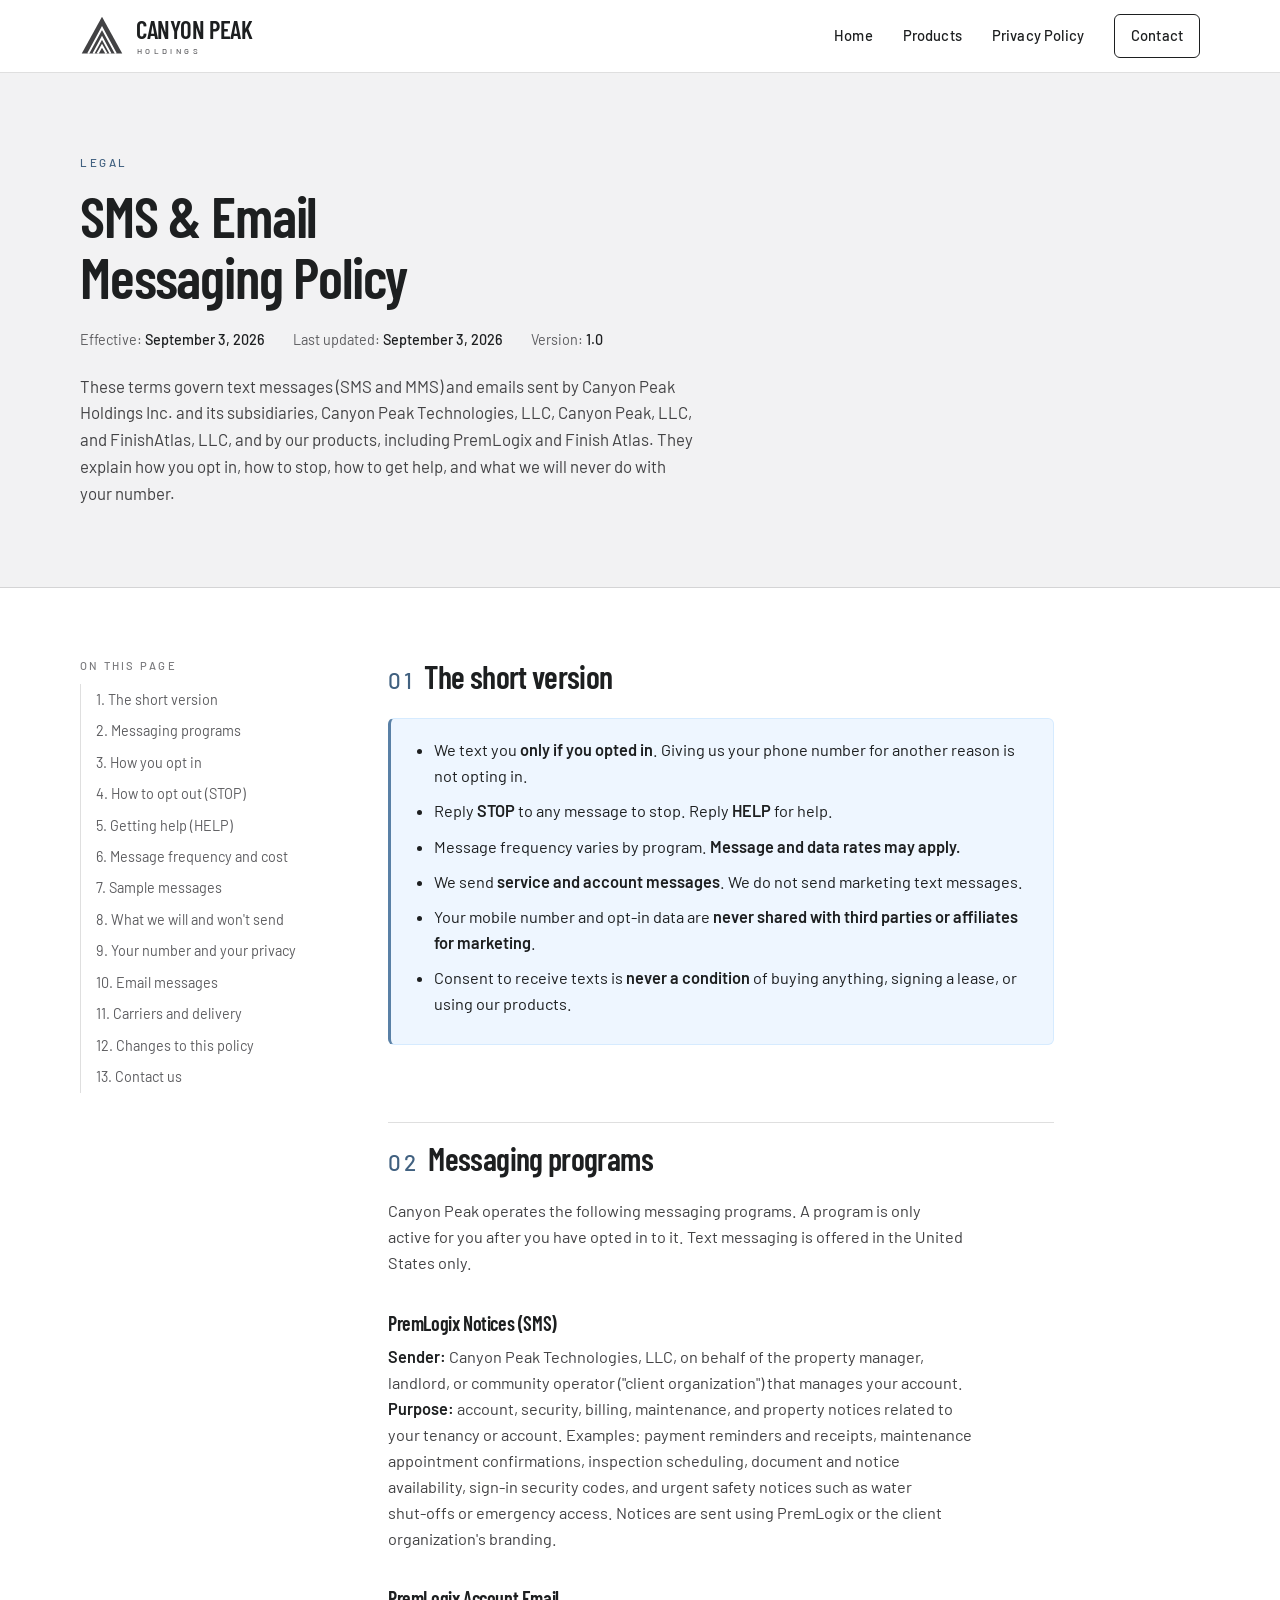
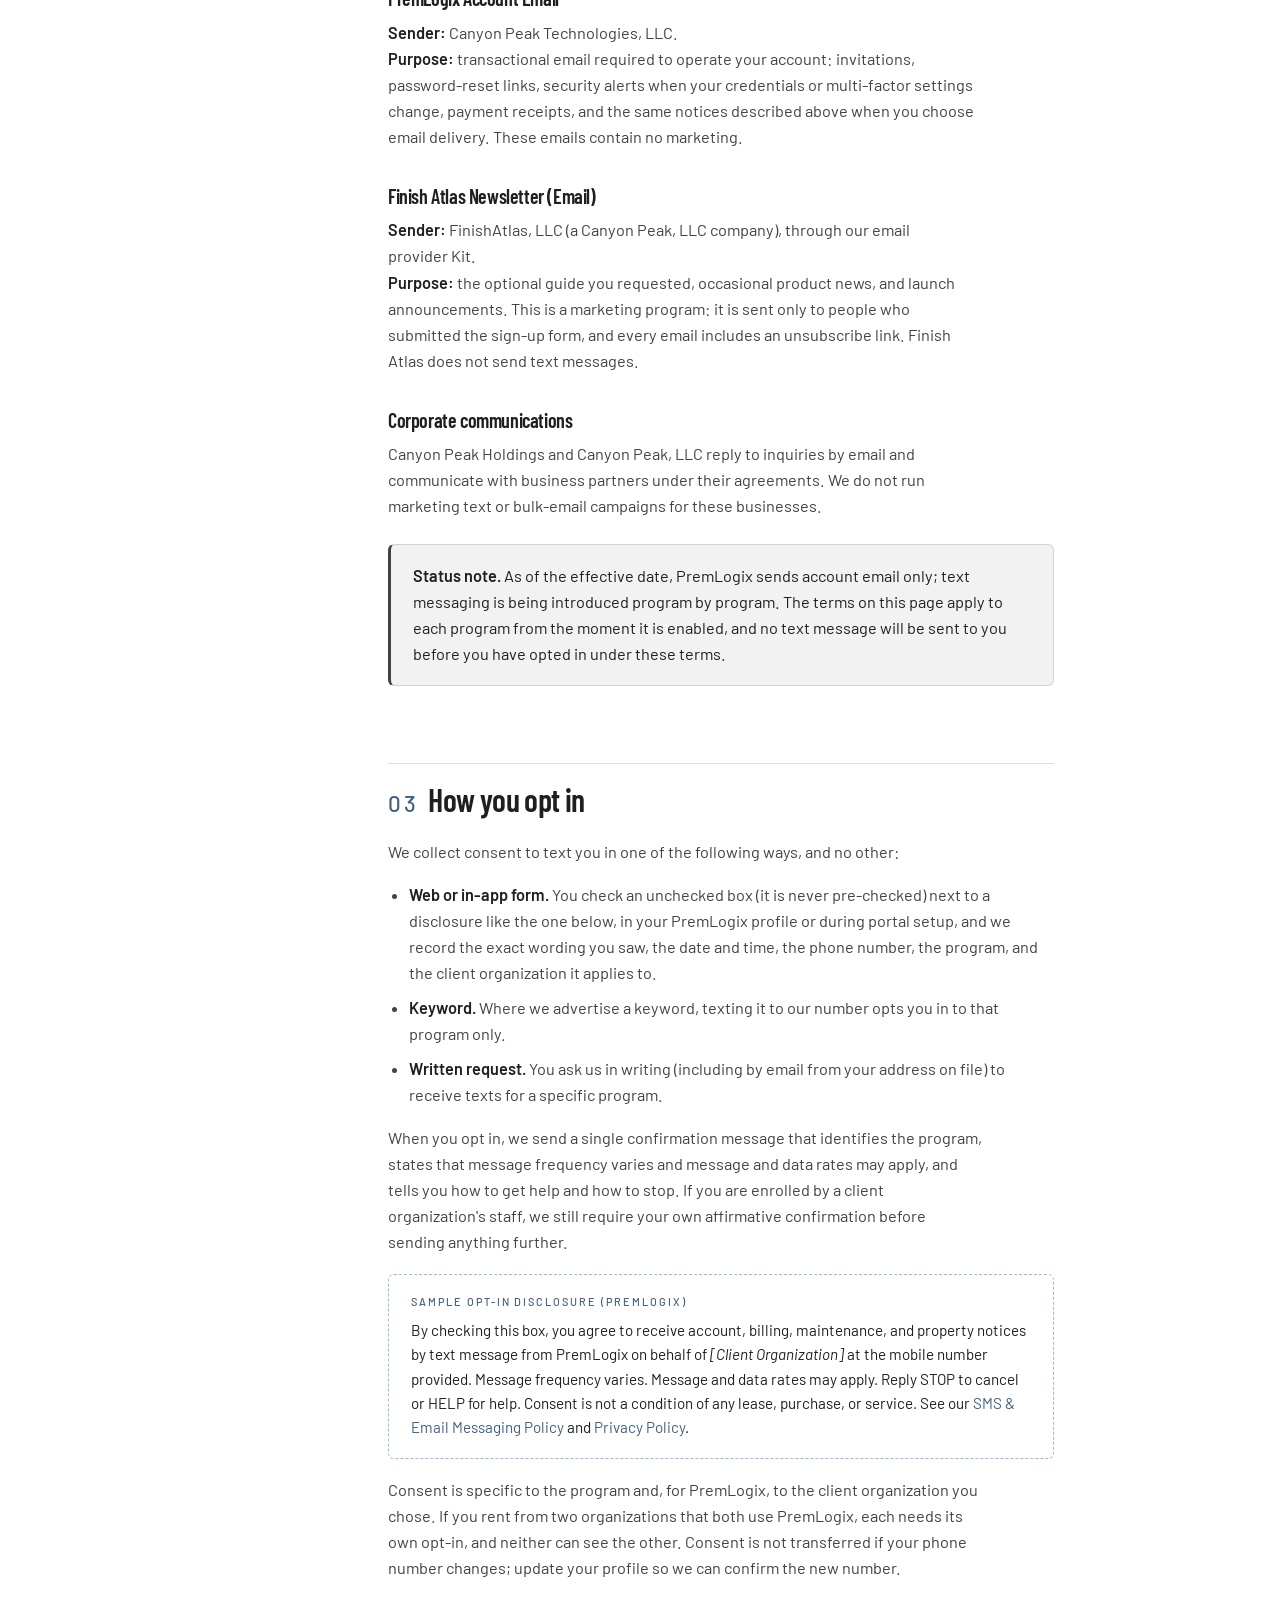
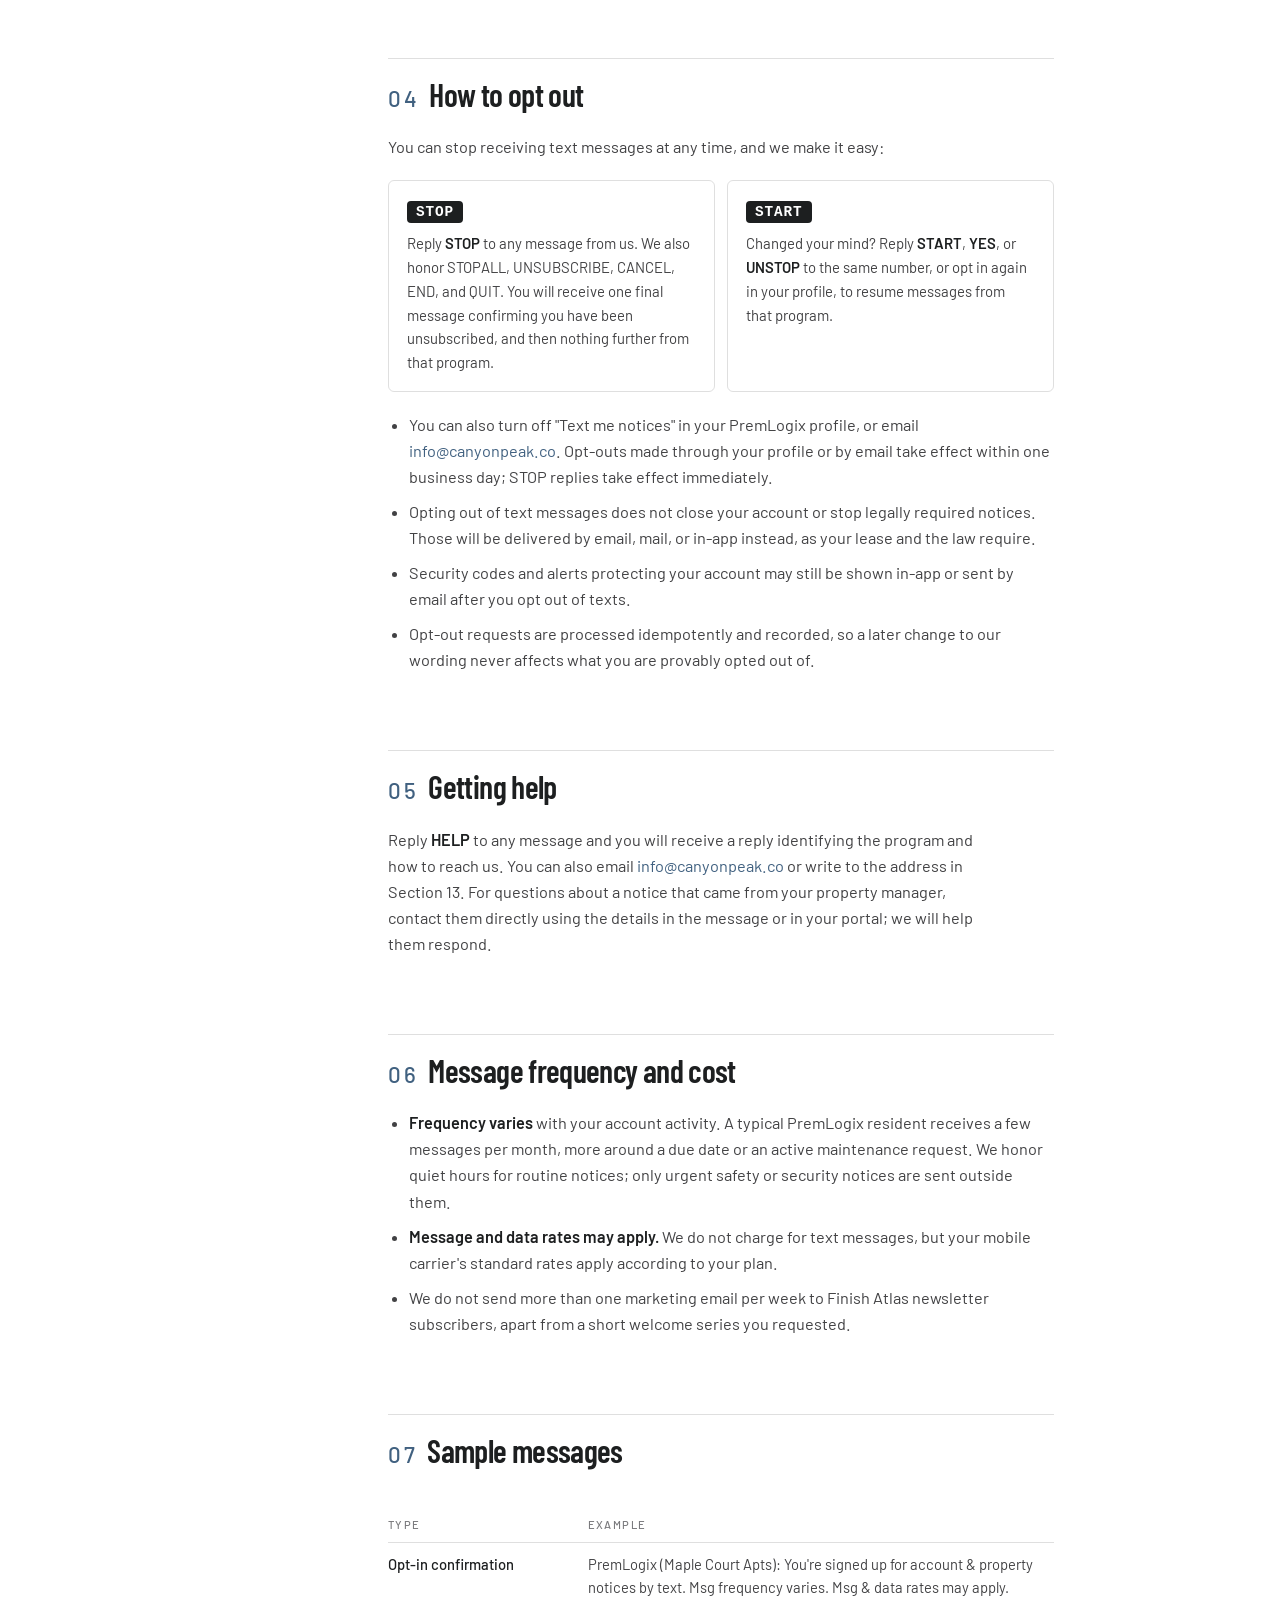
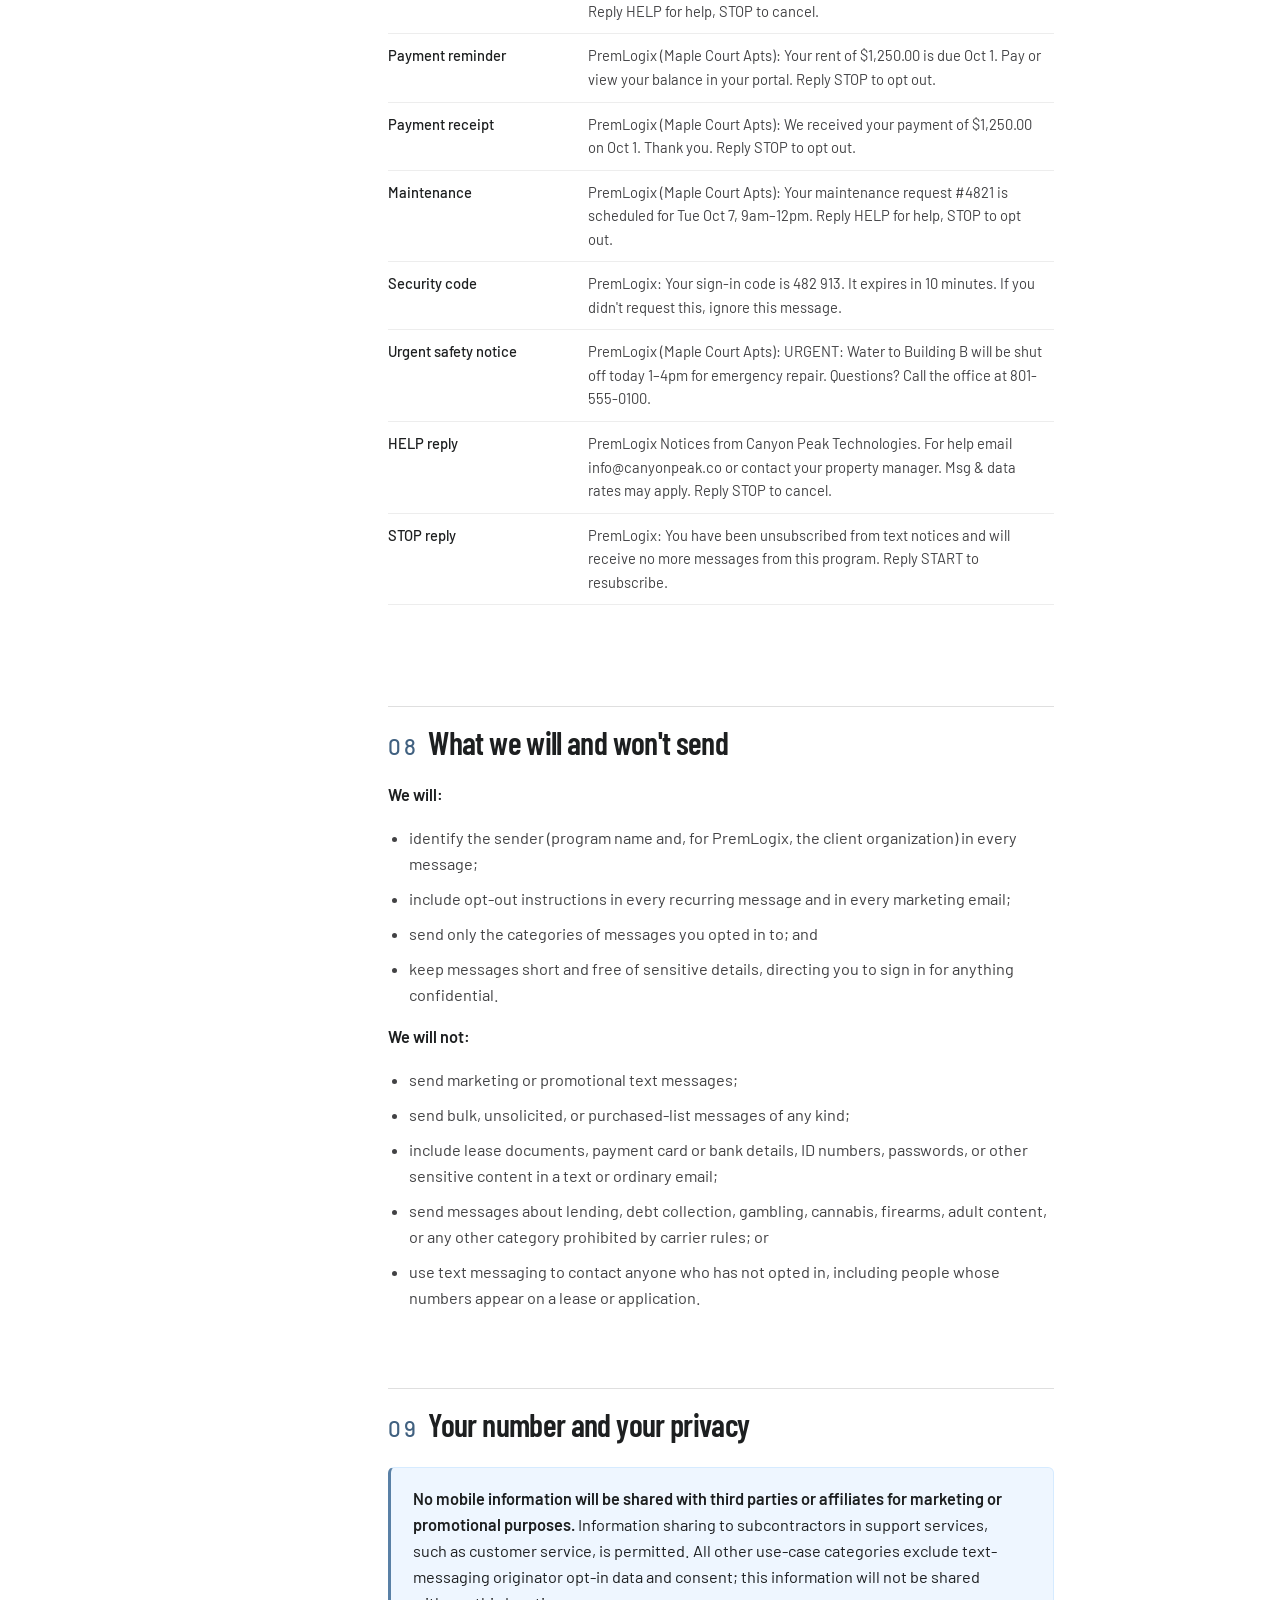
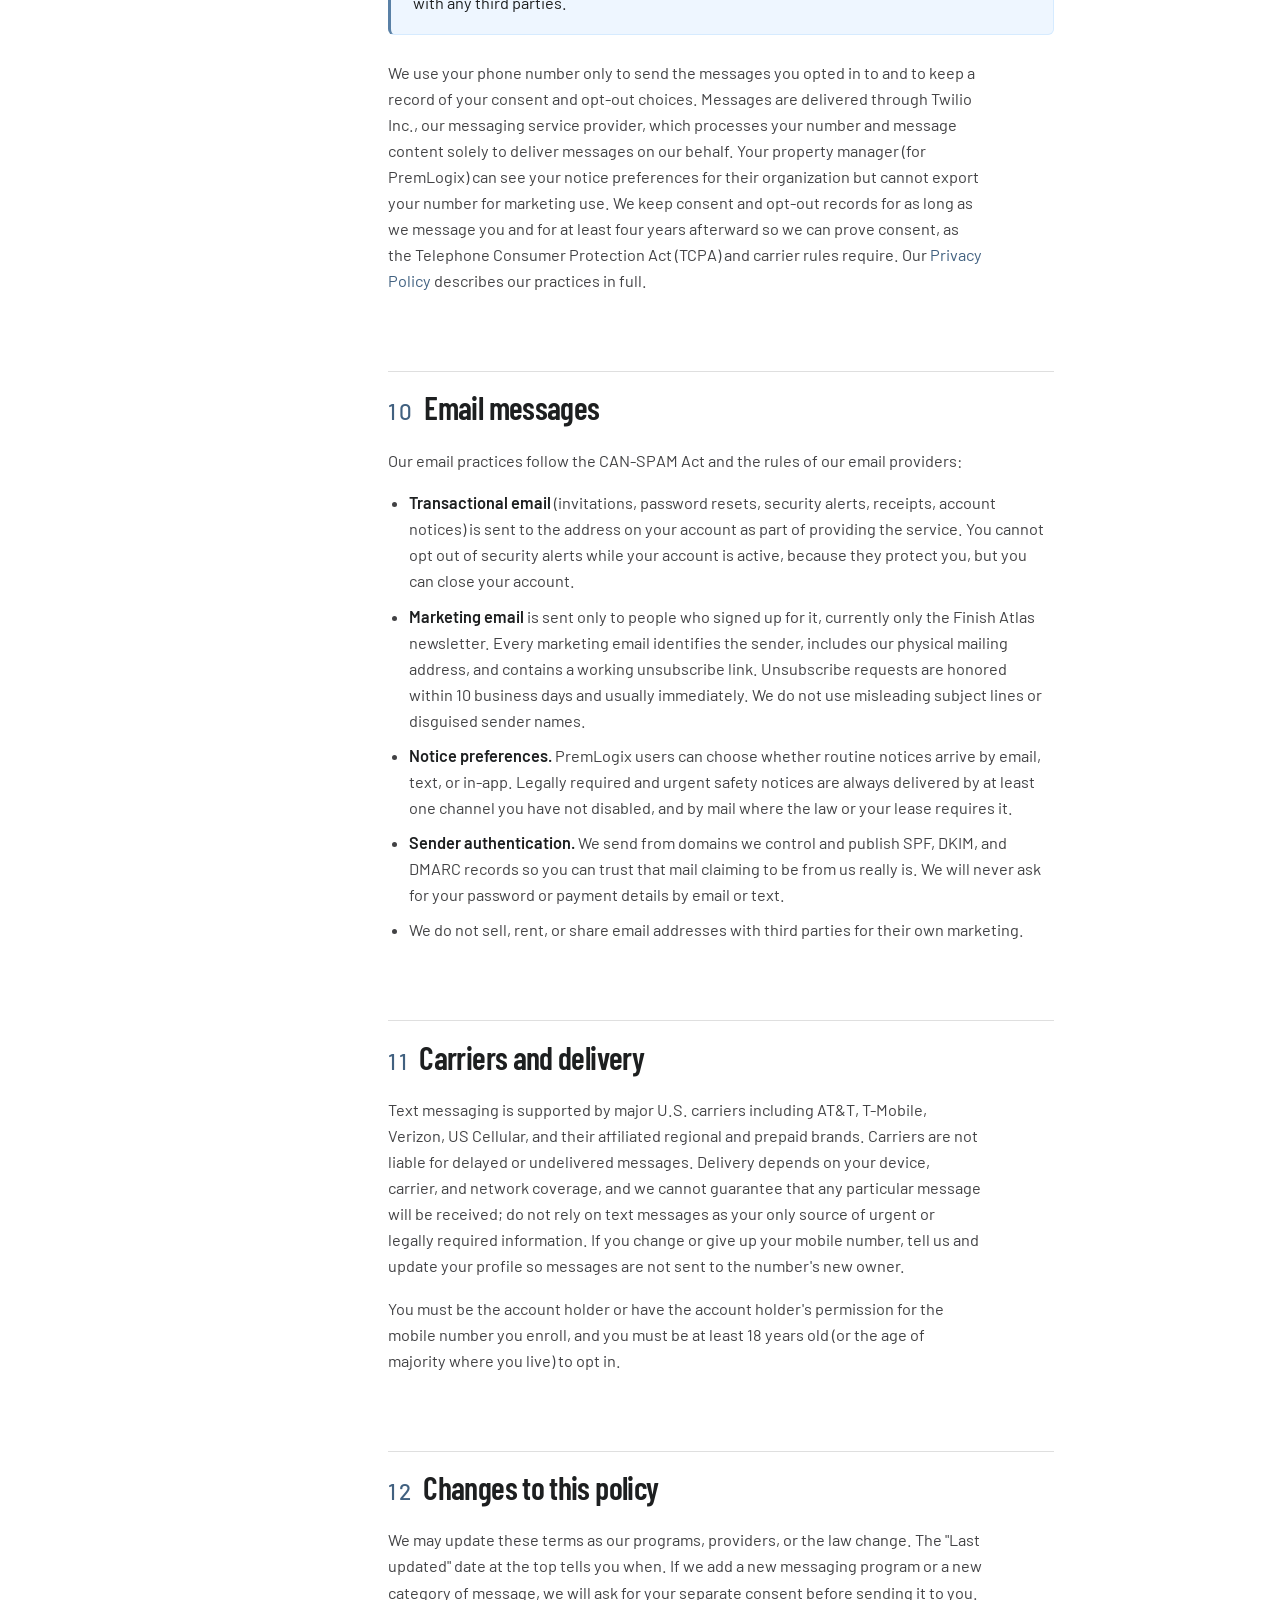
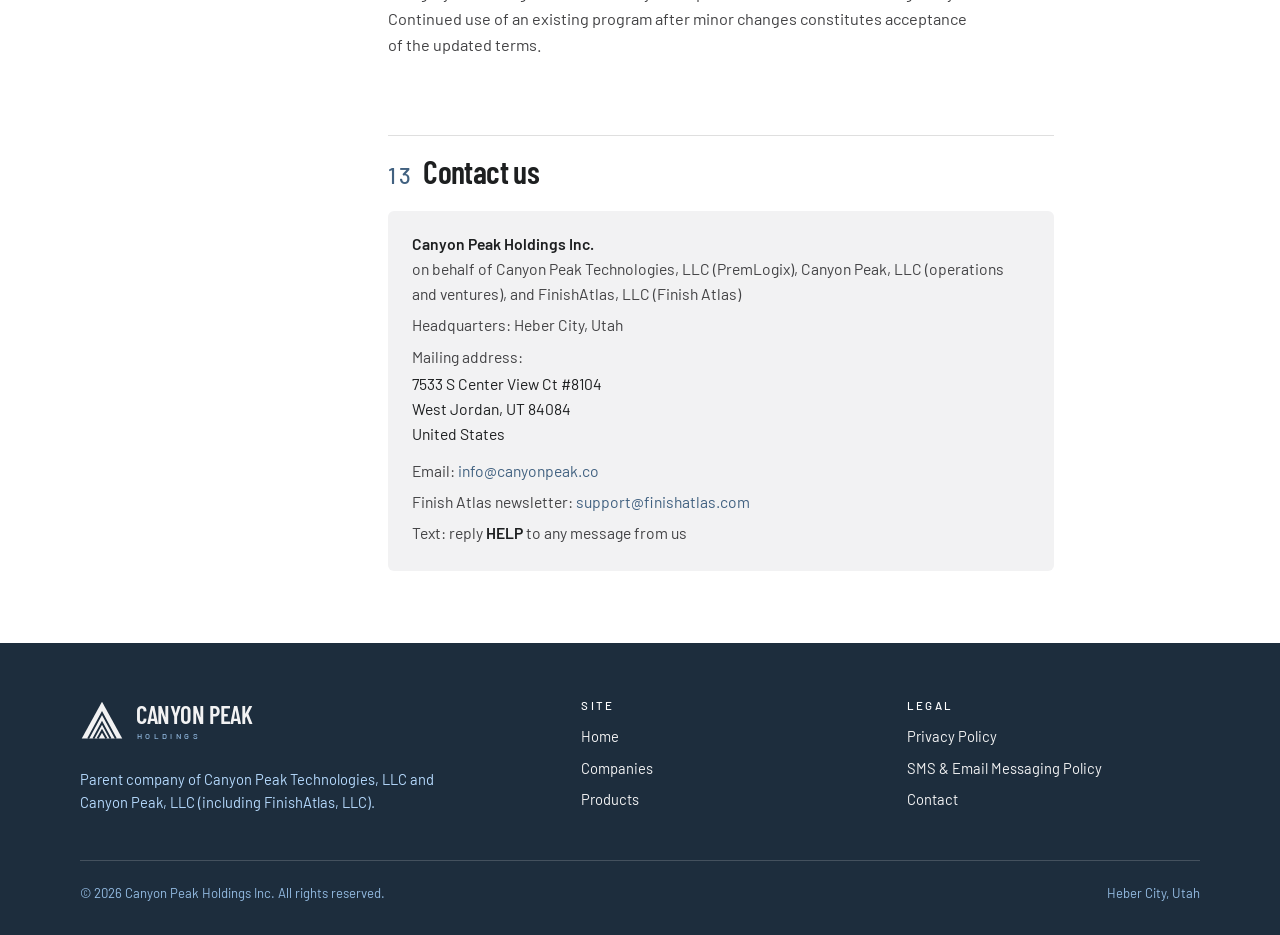
<file: sms-policy.html>
<!DOCTYPE html>
<html lang="en">
<head>
  <meta charset="UTF-8" />
  <meta name="viewport" content="width=device-width, initial-scale=1" />
  <title>SMS &amp; Email Messaging Policy · Canyon Peak Holdings</title>
  <meta name="description" content="SMS and email messaging terms for Canyon Peak products including PremLogix and Finish Atlas: how to opt in, how to opt out (reply STOP), how to get help (reply HELP), message frequency, and how we protect your number." />
  <link rel="canonical" href="https://www.canyonpeak.co/sms-policy" />
  <meta name="theme-color" content="#1d2d3d" />
  <link rel="icon" href="/assets/brand/favicon.svg" type="image/svg+xml" />
  <link rel="icon" href="/assets/brand/mark-32.png" sizes="32x32" type="image/png" />
  <link rel="apple-touch-icon" href="/assets/brand/mark-180.png" />
  <link rel="preconnect" href="https://fonts.googleapis.com" />
  <link rel="preconnect" href="https://fonts.gstatic.com" crossorigin />
  <link rel="stylesheet" href="https://fonts.googleapis.com/css2?family=Barlow:wght@400;500;600;700&family=Barlow+Condensed:wght@400;600;700&display=swap" />
  <link rel="stylesheet" href="/assets/css/site.css" />
</head>
<body>
  <a class="skip-link" href="#main">Skip to content</a>

  <header class="site-header">
    <div class="wrap">
      <a class="lockup holdings" href="/" aria-label="Canyon Peak Holdings — home">
        <svg viewBox="0 0 100 100" aria-hidden="true" focusable="false">
          <mask id="mh" maskUnits="userSpaceOnUse" x="0" y="0" width="100" height="100">
            <rect width="100" height="100" fill="#fff"/>
            <polyline points="18.5,90 50,32 81.5,90" fill="none" stroke="#000" stroke-width="4.5"/>
            <polyline points="30.5,90 50,54 69.5,90" fill="none" stroke="#000" stroke-width="4.5"/>
            <polyline points="40,90 50,72 60,90" fill="none" stroke="#000" stroke-width="4.5"/>
          </mask>
          <path d="M50 6 L96 90 L4 90 Z" fill="#424244" mask="url(#mh)"/>
        </svg>
        <span class="words"><span class="wordmark">Canyon Peak</span><span class="descriptor">Holdings</span></span>
      </a>
      <button class="nav-toggle" aria-expanded="false" aria-controls="site-nav" aria-label="Toggle navigation">
        <svg width="22" height="22" viewBox="0 0 24 24" fill="none" stroke="currentColor" stroke-width="2" stroke-linecap="round"><path d="M4 7h16M4 12h16M4 17h16"/></svg>
      </button>
      <nav class="site-nav" id="site-nav" aria-label="Primary">
        <a href="/">Home</a>
        <a href="/#products">Products</a>
        <a href="/privacy.html">Privacy Policy</a>
        <a class="cta" href="mailto:info@canyonpeak.co">Contact</a>
      </nav>
    </div>
  </header>

  <main id="main">
    <section class="doc-hero">
      <div class="wrap">
        <span class="kicker">Legal</span>
        <h1>SMS &amp; Email Messaging Policy</h1>
        <div class="meta">
          <span>Effective: <b>September 3, 2026</b></span>
          <span>Last updated: <b>September 3, 2026</b></span>
          <span>Version: <b>1.0</b></span>
        </div>
        <p class="summary">
          These terms govern text messages (SMS and MMS) and emails sent by Canyon Peak
          Holdings Inc. and its subsidiaries, Canyon Peak Technologies, LLC, Canyon Peak,
          LLC, and FinishAtlas, LLC, and by our products, including PremLogix and Finish Atlas. They explain how you
          opt in, how to stop, how to get help, and what we will never do with your number.
        </p>
      </div>
    </section>

    <div class="wrap doc-layout">
      <aside class="toc" aria-label="On this page">
        <h2>On this page</h2>
        <ol>
          <li><a href="#quick">1. The short version</a></li>
          <li><a href="#programs">2. Messaging programs</a></li>
          <li><a href="#optin">3. How you opt in</a></li>
          <li><a href="#optout">4. How to opt out (STOP)</a></li>
          <li><a href="#help">5. Getting help (HELP)</a></li>
          <li><a href="#frequency">6. Message frequency and cost</a></li>
          <li><a href="#samples">7. Sample messages</a></li>
          <li><a href="#content">8. What we will and won't send</a></li>
          <li><a href="#privacy">9. Your number and your privacy</a></li>
          <li><a href="#email">10. Email messages</a></li>
          <li><a href="#carriers">11. Carriers and delivery</a></li>
          <li><a href="#changes">12. Changes to this policy</a></li>
          <li><a href="#contact">13. Contact us</a></li>
        </ol>
      </aside>

      <article class="doc">

        <h2 id="quick"><span class="num">01</span>The short version</h2>
        <div class="callout">
          <ul style="margin:0">
            <li>We text you <strong>only if you opted in</strong>. Giving us your phone number for another reason is not opting in.</li>
            <li>Reply <strong>STOP</strong> to any message to stop. Reply <strong>HELP</strong> for help.</li>
            <li>Message frequency varies by program. <strong>Message and data rates may apply.</strong></li>
            <li>We send <strong>service and account messages</strong>. We do not send marketing text messages.</li>
            <li>Your mobile number and opt-in data are <strong>never shared with third parties or affiliates for marketing</strong>.</li>
            <li>Consent to receive texts is <strong>never a condition</strong> of buying anything, signing a lease, or using our products.</li>
          </ul>
        </div>

        <h2 id="programs"><span class="num">02</span>Messaging programs</h2>
        <p>
          Canyon Peak operates the following messaging programs. A program is only active for
          you after you have opted in to it. Text messaging is offered in the United States
          only.
        </p>

        <h3>PremLogix Notices (SMS)</h3>
        <p>
          <strong>Sender:</strong> Canyon Peak Technologies, LLC, on behalf of the property
          manager, landlord, or community operator ("client organization") that manages your
          account.<br />
          <strong>Purpose:</strong> account, security, billing, maintenance, and property
          notices related to your tenancy or account. Examples: payment reminders and
          receipts, maintenance appointment confirmations, inspection scheduling, document
          and notice availability, sign-in security codes, and urgent safety notices such as
          water shut-offs or emergency access. Notices are sent using PremLogix or the client
          organization's branding.
        </p>

        <h3>PremLogix Account Email</h3>
        <p>
          <strong>Sender:</strong> Canyon Peak Technologies, LLC.<br />
          <strong>Purpose:</strong> transactional email required to operate your account:
          invitations, password-reset links, security alerts when your credentials or
          multi-factor settings change, payment receipts, and the same notices described
          above when you choose email delivery. These emails contain no marketing.
        </p>

        <h3>Finish Atlas Newsletter (Email)</h3>
        <p>
          <strong>Sender:</strong> FinishAtlas, LLC (a Canyon Peak, LLC company), through our
          email provider Kit.<br />
          <strong>Purpose:</strong> the optional guide you requested, occasional product news,
          and launch announcements. This is a marketing program: it is sent only to people who
          submitted the sign-up form, and every email includes an unsubscribe link. Finish
          Atlas does not send text messages.
        </p>

        <h3>Corporate communications</h3>
        <p>
          Canyon Peak Holdings and Canyon Peak, LLC reply to inquiries by email and
          communicate with business partners under their agreements. We do not run marketing
          text or bulk-email campaigns for these businesses.
        </p>

        <div class="callout plain">
          <p><strong>Status note.</strong> As of the effective date, PremLogix sends account email only; text messaging is being introduced program by program. The terms on this page apply to each program from the moment it is enabled, and no text message will be sent to you before you have opted in under these terms.</p>
        </div>

        <h2 id="optin"><span class="num">03</span>How you opt in</h2>
        <p>We collect consent to text you in one of the following ways, and no other:</p>
        <ul>
          <li><strong>Web or in-app form.</strong> You check an unchecked box (it is never pre-checked) next to a disclosure like the one below, in your PremLogix profile or during portal setup, and we record the exact wording you saw, the date and time, the phone number, the program, and the client organization it applies to.</li>
          <li><strong>Keyword.</strong> Where we advertise a keyword, texting it to our number opts you in to that program only.</li>
          <li><strong>Written request.</strong> You ask us in writing (including by email from your address on file) to receive texts for a specific program.</li>
        </ul>
        <p>
          When you opt in, we send a single confirmation message that identifies the program,
          states that message frequency varies and message and data rates may apply, and
          tells you how to get help and how to stop. If you are enrolled by a client
          organization's staff, we still require your own affirmative confirmation before
          sending anything further.
        </p>
        <div class="consent-sample">
          <span class="label">Sample opt-in disclosure (PremLogix)</span>
          By checking this box, you agree to receive account, billing, maintenance, and property
          notices by text message from PremLogix on behalf of <em>[Client Organization]</em> at
          the mobile number provided. Message frequency varies. Message and data rates may
          apply. Reply STOP to cancel or HELP for help. Consent is not a condition of any lease,
          purchase, or service. See our <a href="/sms-policy.html">SMS &amp; Email Messaging Policy</a>
          and <a href="/privacy.html">Privacy Policy</a>.
        </div>
        <p>
          Consent is specific to the program and, for PremLogix, to the client organization you
          chose. If you rent from two organizations that both use PremLogix, each needs its own
          opt-in, and neither can see the other. Consent is not transferred if your phone
          number changes; update your profile so we can confirm the new number.
        </p>

        <h2 id="optout"><span class="num">04</span>How to opt out</h2>
        <p>You can stop receiving text messages at any time, and we make it easy:</p>
        <div class="sms-keywords">
          <div class="kw">
            <code>STOP</code>
            <p>Reply <strong>STOP</strong> to any message from us. We also honor STOPALL, UNSUBSCRIBE, CANCEL, END, and QUIT. You will receive one final message confirming you have been unsubscribed, and then nothing further from that program.</p>
          </div>
          <div class="kw">
            <code>START</code>
            <p>Changed your mind? Reply <strong>START</strong>, <strong>YES</strong>, or <strong>UNSTOP</strong> to the same number, or opt in again in your profile, to resume messages from that program.</p>
          </div>
        </div>
        <ul>
          <li>You can also turn off "Text me notices" in your PremLogix profile, or email <a href="mailto:info@canyonpeak.co">info@canyonpeak.co</a>. Opt-outs made through your profile or by email take effect within one business day; STOP replies take effect immediately.</li>
          <li>Opting out of text messages does not close your account or stop legally required notices. Those will be delivered by email, mail, or in-app instead, as your lease and the law require.</li>
          <li>Security codes and alerts protecting your account may still be shown in-app or sent by email after you opt out of texts.</li>
          <li>Opt-out requests are processed idempotently and recorded, so a later change to our wording never affects what you are provably opted out of.</li>
        </ul>

        <h2 id="help"><span class="num">05</span>Getting help</h2>
        <p>
          Reply <strong>HELP</strong> to any message and you will receive a reply identifying
          the program and how to reach us. You can also email
          <a href="mailto:info@canyonpeak.co">info@canyonpeak.co</a> or write to the address
          in Section 13. For questions about a notice that came from your property manager,
          contact them directly using the details in the message or in your portal; we will
          help them respond.
        </p>

        <h2 id="frequency"><span class="num">06</span>Message frequency and cost</h2>
        <ul>
          <li><strong>Frequency varies</strong> with your account activity. A typical PremLogix resident receives a few messages per month, more around a due date or an active maintenance request. We honor quiet hours for routine notices; only urgent safety or security notices are sent outside them.</li>
          <li><strong>Message and data rates may apply.</strong> We do not charge for text messages, but your mobile carrier's standard rates apply according to your plan.</li>
          <li>We do not send more than one marketing email per week to Finish Atlas newsletter subscribers, apart from a short welcome series you requested.</li>
        </ul>

        <h2 id="samples"><span class="num">07</span>Sample messages</h2>
        <div class="table-scroll">
          <table>
            <thead><tr><th>Type</th><th>Example</th></tr></thead>
            <tbody>
              <tr><td>Opt-in confirmation</td><td>PremLogix (Maple Court Apts): You're signed up for account &amp; property notices by text. Msg frequency varies. Msg &amp; data rates may apply. Reply HELP for help, STOP to cancel.</td></tr>
              <tr><td>Payment reminder</td><td>PremLogix (Maple Court Apts): Your rent of $1,250.00 is due Oct 1. Pay or view your balance in your portal. Reply STOP to opt out.</td></tr>
              <tr><td>Payment receipt</td><td>PremLogix (Maple Court Apts): We received your payment of $1,250.00 on Oct 1. Thank you. Reply STOP to opt out.</td></tr>
              <tr><td>Maintenance</td><td>PremLogix (Maple Court Apts): Your maintenance request #4821 is scheduled for Tue Oct 7, 9am–12pm. Reply HELP for help, STOP to opt out.</td></tr>
              <tr><td>Security code</td><td>PremLogix: Your sign-in code is 482 913. It expires in 10 minutes. If you didn't request this, ignore this message.</td></tr>
              <tr><td>Urgent safety notice</td><td>PremLogix (Maple Court Apts): URGENT: Water to Building B will be shut off today 1–4pm for emergency repair. Questions? Call the office at 801-555-0100.</td></tr>
              <tr><td>HELP reply</td><td>PremLogix Notices from Canyon Peak Technologies. For help email info@canyonpeak.co or contact your property manager. Msg &amp; data rates may apply. Reply STOP to cancel.</td></tr>
              <tr><td>STOP reply</td><td>PremLogix: You have been unsubscribed from text notices and will receive no more messages from this program. Reply START to resubscribe.</td></tr>
            </tbody>
          </table>
        </div>

        <h2 id="content"><span class="num">08</span>What we will and won't send</h2>
        <p><strong>We will:</strong></p>
        <ul>
          <li>identify the sender (program name and, for PremLogix, the client organization) in every message;</li>
          <li>include opt-out instructions in every recurring message and in every marketing email;</li>
          <li>send only the categories of messages you opted in to; and</li>
          <li>keep messages short and free of sensitive details, directing you to sign in for anything confidential.</li>
        </ul>
        <p><strong>We will not:</strong></p>
        <ul>
          <li>send marketing or promotional text messages;</li>
          <li>send bulk, unsolicited, or purchased-list messages of any kind;</li>
          <li>include lease documents, payment card or bank details, ID numbers, passwords, or other sensitive content in a text or ordinary email;</li>
          <li>send messages about lending, debt collection, gambling, cannabis, firearms, adult content, or any other category prohibited by carrier rules; or</li>
          <li>use text messaging to contact anyone who has not opted in, including people whose numbers appear on a lease or application.</li>
        </ul>

        <h2 id="privacy"><span class="num">09</span>Your number and your privacy</h2>
        <div class="callout">
          <p>
            <strong>No mobile information will be shared with third parties or affiliates for marketing or promotional purposes.</strong>
            Information sharing to subcontractors in support services, such as customer service, is permitted.
            All other use-case categories exclude text-messaging originator opt-in data and consent;
            this information will not be shared with any third parties.
          </p>
        </div>
        <p>
          We use your phone number only to send the messages you opted in to and to keep a
          record of your consent and opt-out choices. Messages are delivered through Twilio
          Inc., our messaging service provider, which processes your number and message
          content solely to deliver messages on our behalf. Your property manager (for
          PremLogix) can see your notice preferences for their organization but cannot export
          your number for marketing use. We keep consent and opt-out records for as long as we
          message you and for at least four years afterward so we can prove consent, as the
          Telephone Consumer Protection Act (TCPA) and carrier rules require. Our
          <a href="/privacy.html">Privacy Policy</a> describes our practices in full.
        </p>

        <h2 id="email"><span class="num">10</span>Email messages</h2>
        <p>Our email practices follow the CAN-SPAM Act and the rules of our email providers:</p>
        <ul>
          <li><strong>Transactional email</strong> (invitations, password resets, security alerts, receipts, account notices) is sent to the address on your account as part of providing the service. You cannot opt out of security alerts while your account is active, because they protect you, but you can close your account.</li>
          <li><strong>Marketing email</strong> is sent only to people who signed up for it, currently only the Finish Atlas newsletter. Every marketing email identifies the sender, includes our physical mailing address, and contains a working unsubscribe link. Unsubscribe requests are honored within 10 business days and usually immediately. We do not use misleading subject lines or disguised sender names.</li>
          <li><strong>Notice preferences.</strong> PremLogix users can choose whether routine notices arrive by email, text, or in-app. Legally required and urgent safety notices are always delivered by at least one channel you have not disabled, and by mail where the law or your lease requires it.</li>
          <li><strong>Sender authentication.</strong> We send from domains we control and publish SPF, DKIM, and DMARC records so you can trust that mail claiming to be from us really is. We will never ask for your password or payment details by email or text.</li>
          <li>We do not sell, rent, or share email addresses with third parties for their own marketing.</li>
        </ul>

        <h2 id="carriers"><span class="num">11</span>Carriers and delivery</h2>
        <p>
          Text messaging is supported by major U.S. carriers including AT&amp;T, T-Mobile,
          Verizon, US Cellular, and their affiliated regional and prepaid brands. Carriers are
          not liable for delayed or undelivered messages. Delivery depends on your device,
          carrier, and network coverage, and we cannot guarantee that any particular message
          will be received; do not rely on text messages as your only source of urgent or
          legally required information. If you change or give up your mobile number, tell us
          and update your profile so messages are not sent to the number's new owner.
        </p>
        <p>
          You must be the account holder or have the account holder's permission for the
          mobile number you enroll, and you must be at least 18 years old (or the age of
          majority where you live) to opt in.
        </p>

        <h2 id="changes"><span class="num">12</span>Changes to this policy</h2>
        <p>
          We may update these terms as our programs, providers, or the law change. The "Last
          updated" date at the top tells you when. If we add a new messaging program or a new
          category of message, we will ask for your separate consent before sending it to you.
          Continued use of an existing program after minor changes constitutes acceptance of
          the updated terms.
        </p>

        <h2 id="contact"><span class="num">13</span>Contact us</h2>
        <div class="contact-block">
          <p><strong>Canyon Peak Holdings Inc.</strong><br />on behalf of Canyon Peak Technologies, LLC (PremLogix), Canyon Peak, LLC (operations and ventures), and FinishAtlas, LLC (Finish Atlas)</p>
          <p>Headquarters: Heber City, Utah</p>
          <p style="margin-bottom:2px">Mailing address:</p>
          <address>7533 S Center View Ct #8104<br />West Jordan, UT 84084<br />United States</address>
          <p style="margin-top:12px">Email: <a href="mailto:info@canyonpeak.co">info@canyonpeak.co</a></p>
          <p>Finish Atlas newsletter: <a href="mailto:support@finishatlas.com">support@finishatlas.com</a></p>
          <p>Text: reply <strong>HELP</strong> to any message from us</p>
        </div>

      </article>
    </div>
  </main>

  <footer class="site-footer">
    <div class="wrap">
      <div class="footer-grid">
        <div>
          <a class="lockup reversed" href="/" aria-label="Canyon Peak Holdings — home">
            <svg viewBox="0 0 100 100" aria-hidden="true" focusable="false">
              <mask id="mf" maskUnits="userSpaceOnUse" x="0" y="0" width="100" height="100">
                <rect width="100" height="100" fill="#fff"/>
                <polyline points="18.5,90 50,32 81.5,90" fill="none" stroke="#000" stroke-width="4.5"/>
                <polyline points="30.5,90 50,54 69.5,90" fill="none" stroke="#000" stroke-width="4.5"/>
                <polyline points="40,90 50,72 60,90" fill="none" stroke="#000" stroke-width="4.5"/>
              </mask>
              <path d="M50 6 L96 90 L4 90 Z" fill="#f2f2f3" mask="url(#mf)"/>
            </svg>
            <span class="words"><span class="wordmark">Canyon Peak</span><span class="descriptor">Holdings</span></span>
          </a>
          <p style="margin-top:18px">Parent company of Canyon Peak Technologies, LLC and Canyon Peak, LLC (including FinishAtlas, LLC).</p>
        </div>
        <div>
          <h4>Site</h4>
          <ul>
            <li><a href="/">Home</a></li>
            <li><a href="/#companies">Companies</a></li>
            <li><a href="/#products">Products</a></li>
          </ul>
        </div>
        <div>
          <h4>Legal</h4>
          <ul>
            <li><a href="/privacy.html">Privacy Policy</a></li>
            <li><a href="/sms-policy.html">SMS &amp; Email Messaging Policy</a></li>
            <li><a href="mailto:info@canyonpeak.co">Contact</a></li>
          </ul>
        </div>
      </div>
      <div class="footer-bottom">
        <span>&copy; <span data-year>2026</span> Canyon Peak Holdings Inc. All rights reserved.</span>
        <span>Heber City, Utah</span>
      </div>
    </div>
  </footer>

  <script src="/assets/js/site.js"></script>
</body>
</html>
</file>
<file: assets/css/site.css>
/* Canyon Peak Holdings — site styles
   Brand system: "Contour" identity. Ink + Steel carry the identity; Field for
   reversed grounds; Graphite for the Holdings mark. Type: Barlow / Barlow Condensed. */

:root {
  --ink: #1d1f20;
  --steel: #5980a6;
  --steel-100: #eef6ff;
  --steel-200: #d6ebff;
  --steel-300: #b5d9fd;
  --steel-400: #94bce3;
  --steel-500: #749dc4;
  --steel-600: #597ea3;
  --steel-700: #416180;
  --steel-800: #2c455d;
  --steel-900: #1d2d3d;
  --field: #1d2d3d;
  --paper: #ffffff;
  --ground: #f2f2f3;
  --graphite: #424244;
  --grey: #7a7a7d;
  --grey-light: #5d5d60;
  --rule: rgba(29, 31, 32, 0.14);
  --rule-soft: rgba(29, 31, 32, 0.08);
  --rule-reversed: rgba(242, 242, 243, 0.18);

  --font-body: "Barlow", system-ui, -apple-system, "Segoe UI", sans-serif;
  --font-display: "Barlow Condensed", "Barlow", system-ui, sans-serif;

  --max: 1120px;
  --gutter: clamp(20px, 5vw, 48px);
  --radius: 6px;
}

* { box-sizing: border-box; }

html { scroll-behavior: smooth; -webkit-text-size-adjust: 100%; }

body {
  margin: 0;
  background: var(--paper);
  color: var(--ink);
  font-family: var(--font-body);
  font-size: 17px;
  line-height: 1.6;
  text-rendering: optimizeLegibility;
  -webkit-font-smoothing: antialiased;
}

h1, h2, h3, h4 {
  font-family: var(--font-display);
  font-weight: 600;
  letter-spacing: -0.02em;
  line-height: 1.06;
  margin: 0;
  text-wrap: balance;
}

h1 { font-size: clamp(2.6rem, 6vw, 4.4rem); }
h2 { font-size: clamp(1.9rem, 3.6vw, 2.6rem); }
h3 { font-size: clamp(1.25rem, 2vw, 1.5rem); }
h4 { font-size: 1.1rem; }

p { margin: 0 0 1em; max-width: 66ch; text-wrap: pretty; }
p:last-child { margin-bottom: 0; }

a { color: var(--steel-700); text-decoration: none; text-underline-offset: 0.15em; }
a:hover, a:focus-visible { color: var(--field); text-decoration: underline; }
a:focus-visible, button:focus-visible { outline: 2px solid var(--steel); outline-offset: 3px; }

ul, ol { padding-left: 1.3em; }
li { margin-bottom: 0.4em; }

strong { font-weight: 600; }

.skip-link {
  position: absolute; left: 8px; top: -100px;
  background: var(--ink); color: var(--paper); padding: 8px 14px;
  border-radius: var(--radius); z-index: 100; font-weight: 500;
}
.skip-link:focus { top: 8px; }

/* Layout primitives ------------------------------------------------------ */
.wrap { width: min(100% - 2 * var(--gutter), var(--max)); margin-inline: auto; }

.kicker {
  display: block;
  font-family: var(--font-body);
  font-weight: 500;
  font-size: 0.72rem;
  letter-spacing: 0.22em;
  text-transform: uppercase;
  color: var(--steel-700);
  margin-bottom: 14px;
}
.reversed .kicker { color: var(--steel-400); }

section { padding-block: clamp(56px, 9vw, 104px); }
section + section { border-top: 1px solid var(--rule); }

.section-head { max-width: 62ch; margin-bottom: clamp(28px, 4vw, 44px); }
.section-head p { color: var(--grey-light); font-size: 1.05rem; margin-top: 14px; }

/* Brand lockup (HTML version so the wordmark renders in Barlow via web fonts) */
.lockup {
  display: inline-flex; align-items: center; gap: 12px;
  color: inherit; text-decoration: none !important;
}
.lockup svg { width: 44px; height: 44px; flex: none; display: block; }
.lockup .words { display: flex; flex-direction: column; line-height: 1; }
.lockup .wordmark {
  font-family: var(--font-display); font-weight: 600; font-size: 1.55rem;
  letter-spacing: -0.016em; text-transform: uppercase; color: var(--ink);
}
.lockup .descriptor {
  font-family: var(--font-body); font-weight: 500; font-size: 0.5rem;
  letter-spacing: 0.42em; text-transform: uppercase; color: var(--grey-light);
  margin-top: 5px; padding-left: 1px;
}
.lockup.technologies .descriptor { color: var(--steel-700); }
.lockup.reversed .wordmark { color: var(--ground); }
.lockup.reversed .descriptor { color: var(--steel-400); }
.lockup.lg svg { width: 64px; height: 64px; }
.lockup.lg .wordmark { font-size: 2.2rem; }
.lockup.lg .descriptor { font-size: 0.68rem; margin-top: 7px; }

/* Header ------------------------------------------------------------------ */
.site-header {
  position: sticky; top: 0; z-index: 50;
  background: rgba(255, 255, 255, 0.92);
  backdrop-filter: saturate(140%) blur(10px);
  -webkit-backdrop-filter: saturate(140%) blur(10px);
  border-bottom: 1px solid var(--rule);
}
.site-header .wrap {
  display: flex; align-items: center; justify-content: space-between; gap: 24px;
  min-height: 72px;
}
.site-nav { display: flex; align-items: center; gap: clamp(14px, 2.5vw, 30px); }
.site-nav a {
  font-weight: 500; font-size: 0.92rem; color: var(--ink);
  letter-spacing: 0.01em;
}
.site-nav a:hover { color: var(--steel-700); text-decoration: none; }
.site-nav a.cta {
  padding: 9px 16px; border: 1px solid var(--ink); border-radius: var(--radius);
}
.site-nav a.cta:hover { background: var(--ink); color: var(--paper); }
.nav-toggle {
  display: none; background: none; border: 1px solid var(--rule); border-radius: var(--radius);
  padding: 8px 10px; cursor: pointer; color: var(--ink);
}
.nav-toggle svg { display: block; }

@media (max-width: 760px) {
  .nav-toggle { display: inline-flex; }
  .site-nav {
    display: none; position: absolute; left: 0; right: 0; top: 100%;
    flex-direction: column; align-items: stretch; gap: 0;
    background: var(--paper); border-bottom: 1px solid var(--rule);
    padding: 8px var(--gutter) 16px;
  }
  .site-nav.open { display: flex; }
  .site-nav a { padding: 12px 0; border-bottom: 1px solid var(--rule-soft); }
  .site-nav a.cta { border: 1px solid var(--ink); margin-top: 12px; text-align: center; }
}

/* Hero -------------------------------------------------------------------- */
.hero {
  position: relative; overflow: hidden;
  background: var(--field); color: var(--ground);
  padding-block: clamp(72px, 12vw, 150px);
  border-top: 0;
}
.hero .wrap { position: relative; z-index: 1; display: grid; gap: 40px; }
@media (min-width: 900px) {
  .hero .wrap { grid-template-columns: minmax(0, 1.25fr) minmax(0, 1fr); align-items: center; }
}
.hero h1 { color: var(--paper); max-width: 14ch; }
.hero .lede { font-size: clamp(1.1rem, 1.6vw, 1.3rem); color: var(--steel-300); max-width: 52ch; margin-top: 22px; }
.hero .actions { display: flex; flex-wrap: wrap; gap: 12px; margin-top: 34px; }
.hero .contour { display: flex; justify-content: center; align-items: center; }
.hero .contour svg { width: min(100%, 340px); height: auto; filter: drop-shadow(0 30px 60px rgba(0, 0, 0, 0.35)); }
.hero::before {
  content: ""; position: absolute; inset: 0; pointer-events: none; opacity: 0.35;
  background-image:
    linear-gradient(var(--rule-reversed) 1px, transparent 1px),
    linear-gradient(90deg, var(--rule-reversed) 1px, transparent 1px);
  background-size: 96px 96px;
  mask-image: radial-gradient(ellipse at 70% 50%, #000 0%, transparent 70%);
  -webkit-mask-image: radial-gradient(ellipse at 70% 50%, #000 0%, transparent 70%);
}

/* Buttons ----------------------------------------------------------------- */
.btn {
  display: inline-flex; align-items: center; gap: 8px;
  padding: 12px 20px; border-radius: var(--radius);
  font-weight: 500; font-size: 0.95rem; letter-spacing: 0.01em;
  border: 1px solid transparent; text-decoration: none !important; cursor: pointer;
  transition: background 0.15s, color 0.15s, border-color 0.15s;
}
.btn-primary { background: var(--steel-400); color: var(--field); border-color: var(--steel-400); }
.btn-primary:hover { background: var(--steel-300); border-color: var(--steel-300); color: var(--field); }
.btn-ghost { color: var(--ground); border-color: var(--rule-reversed); }
.btn-ghost:hover { border-color: var(--steel-300); color: var(--paper); }
.btn-dark { background: var(--ink); color: var(--paper); border-color: var(--ink); }
.btn-dark:hover { background: var(--field); border-color: var(--field); color: var(--paper); }
.btn-outline { color: var(--ink); border-color: var(--ink); }
.btn-outline:hover { background: var(--ink); color: var(--paper); }

/* Cards ------------------------------------------------------------------- */
.grid { display: grid; gap: 22px; }
.grid-2 { grid-template-columns: repeat(auto-fit, minmax(min(100%, 320px), 1fr)); }
.grid-3 { grid-template-columns: repeat(auto-fit, minmax(min(100%, 280px), 1fr)); }

.card {
  position: relative; background: var(--paper);
  border: 1px solid var(--rule); border-radius: var(--radius);
  padding: clamp(24px, 3vw, 34px);
  display: flex; flex-direction: column; gap: 14px;
  transition: border-color 0.15s, box-shadow 0.15s;
}
.card:hover { border-color: var(--steel-400); box-shadow: 0 12px 34px rgba(29, 45, 61, 0.08); }
.card .card-top { display: flex; align-items: flex-start; justify-content: space-between; gap: 12px; }
.card .card-top > div:first-child { flex: 1 1 auto; min-width: 0; }
.card .card-body { color: var(--grey-light); font-size: 0.98rem; }
.card .card-body p { max-width: none; }
.card .card-foot { margin-top: auto; padding-top: 10px; display: flex; flex-wrap: wrap; gap: 8px; align-items: center; justify-content: space-between; }
.card.ground { background: var(--ground); }

.badge {
  display: inline-block; font-size: 0.68rem; font-weight: 500; letter-spacing: 0.12em;
  text-transform: uppercase; padding: 4px 9px; border-radius: 999px;
  border: 1px solid var(--rule); color: var(--grey-light); white-space: nowrap;
}
.badge.live { border-color: var(--steel-400); color: var(--steel-700); background: var(--steel-100); }
.badge.dev { border-color: var(--rule); color: var(--grey-light); background: var(--ground); }

.chips { display: flex; flex-wrap: wrap; gap: 6px; }
.chip {
  font-size: 0.78rem; font-weight: 500; padding: 4px 10px; border-radius: 999px;
  background: var(--ground); color: var(--graphite); border: 1px solid var(--rule-soft);
}

.entity-mark { width: 40px; height: 40px; flex: none; }
.entity-name { font-family: var(--font-display); font-weight: 600; font-size: 1.45rem; letter-spacing: -0.02em; line-height: 1; }
.entity-role { font-size: 0.72rem; font-weight: 500; letter-spacing: 0.2em; text-transform: uppercase; color: var(--steel-700); margin-top: 6px; }

/* Structure diagram ------------------------------------------------------- */
.structure { display: grid; gap: 0; margin-top: 30px; }
.structure .parent {
  display: flex; align-items: center; gap: 18px; flex-wrap: wrap;
  background: var(--ink); color: var(--paper); border-radius: var(--radius);
  padding: 22px 26px;
}
.structure .parent .entity-name { color: var(--paper); }
.structure .parent .entity-role { color: var(--steel-400); }
.structure .parent .entity-meta { margin-left: auto; text-align: right; font-size: 0.85rem; color: var(--steel-300); }
.structure .branches { position: relative; display: grid; gap: 22px; padding-top: 34px; }
@media (min-width: 720px) { .structure .branches { grid-template-columns: 1fr 1fr; } }
.structure .branches::before {
  content: ""; position: absolute; left: 50%; top: 0; width: 1px; height: 34px; background: var(--rule);
}

/* Product tiles ----------------------------------------------------------- */
.product { gap: 12px; }
.product .product-name { font-family: var(--font-display); font-weight: 600; font-size: 1.5rem; letter-spacing: -0.02em; }
.product .product-tag { font-size: 0.86rem; color: var(--steel-700); font-weight: 500; }
.product .platforms { color: var(--grey); font-size: 0.82rem; letter-spacing: 0.06em; text-transform: uppercase; font-weight: 500; }

/* Policy links block ------------------------------------------------------ */
.policy-band { background: var(--ground); }
.policy-band .card { background: var(--paper); }
.policy-band .card h3 a { color: var(--ink); }
.policy-band .card h3 a:hover { color: var(--steel-700); text-decoration: none; }
.arrow { display: inline-block; transition: transform 0.15s; }
.card:hover .arrow { transform: translateX(3px); }

/* Contact ----------------------------------------------------------------- */
.contact-grid { display: grid; gap: 28px; }
@media (min-width: 820px) { .contact-grid { grid-template-columns: 1.2fr 1fr; } }
.contact-list { list-style: none; padding: 0; margin: 0; display: grid; gap: 18px; }
.contact-list li { margin: 0; padding-bottom: 18px; border-bottom: 1px solid var(--rule-soft); }
.contact-list .label { display: block; font-size: 0.7rem; font-weight: 500; letter-spacing: 0.2em; text-transform: uppercase; color: var(--grey); margin-bottom: 4px; }
.contact-list address { font-style: normal; }

/* Footer ------------------------------------------------------------------ */
.site-footer { background: var(--field); color: var(--steel-300); padding-block: 56px 32px; font-size: 0.92rem; }
.site-footer a { color: var(--ground); }
.site-footer a:hover { color: var(--paper); }
.footer-grid { display: grid; gap: 32px; }
@media (min-width: 820px) { .footer-grid { grid-template-columns: 1.6fr 1fr 1fr; } }
.footer-grid h4 { color: var(--paper); font-family: var(--font-body); font-weight: 500; font-size: 0.72rem; letter-spacing: 0.2em; text-transform: uppercase; margin-bottom: 14px; }
.footer-grid ul { list-style: none; padding: 0; margin: 0; }
.footer-grid li { margin-bottom: 8px; }
.footer-grid address { font-style: normal; line-height: 1.55; }
.footer-grid p { max-width: 46ch; }
.footer-bottom {
  margin-top: 40px; padding-top: 22px; border-top: 1px solid var(--rule-reversed);
  display: flex; flex-wrap: wrap; justify-content: space-between; gap: 10px;
  font-size: 0.82rem; color: var(--steel-400);
}

/* Document pages (policies) ---------------------------------------------- */
.doc-hero { background: var(--ground); border-bottom: 1px solid var(--rule); padding-block: clamp(44px, 7vw, 80px); }
.doc-hero h1 { font-size: clamp(2.2rem, 5vw, 3.6rem); max-width: 20ch; }
.doc-hero .meta { display: flex; flex-wrap: wrap; gap: 8px 28px; margin-top: 20px; font-size: 0.9rem; color: var(--grey-light); }
.doc-hero .meta span b { color: var(--ink); font-weight: 500; }
.doc-hero .summary { margin-top: 22px; font-size: 1.05rem; color: var(--graphite); max-width: 70ch; }

.doc-layout { display: grid; gap: 48px; padding-block: clamp(40px, 6vw, 72px); }
@media (min-width: 980px) { .doc-layout { grid-template-columns: 260px minmax(0, 1fr); align-items: start; } }

.toc { position: sticky; top: 92px; font-size: 0.9rem; }
.toc h2 { font-family: var(--font-body); font-weight: 500; font-size: 0.7rem; letter-spacing: 0.2em; text-transform: uppercase; color: var(--grey); margin-bottom: 12px; }
.toc ol { list-style: none; padding: 0; margin: 0; border-left: 1px solid var(--rule); }
.toc li { margin: 0; }
.toc a { display: block; padding: 6px 0 6px 14px; color: var(--grey-light); border-left: 2px solid transparent; margin-left: -1px; line-height: 1.35; }
.toc a:hover { color: var(--ink); text-decoration: none; border-left-color: var(--steel-400); }
@media (max-width: 979px) {
  .toc { position: static; padding: 18px 20px; background: var(--ground); border-radius: var(--radius); }
  .toc ol { border: 0; columns: 2; column-gap: 24px; }
  .toc a { padding-left: 0; border: 0; }
}

.doc { max-width: 74ch; font-size: 1.02rem; }
.doc h2 { font-size: clamp(1.55rem, 2.6vw, 2rem); margin-top: 2.4em; margin-bottom: 0.7em; padding-top: 0.6em; border-top: 1px solid var(--rule); scroll-margin-top: 96px; }
.doc h2:first-of-type { margin-top: 0; border-top: 0; padding-top: 0; }
.doc h3 { font-size: 1.25rem; margin-top: 1.8em; margin-bottom: 0.5em; scroll-margin-top: 96px; }
.doc h4 { margin-top: 1.4em; margin-bottom: 0.4em; font-family: var(--font-body); font-weight: 600; font-size: 1rem; }
.doc p, .doc li { color: var(--graphite); }
.doc li { margin-bottom: 0.55em; }
.doc strong { color: var(--ink); }
.doc .num { color: var(--steel-700); font-family: var(--font-body); font-weight: 500; font-size: 0.7em; letter-spacing: 0.12em; margin-right: 10px; vertical-align: middle; }

.callout {
  background: var(--steel-100); border: 1px solid var(--steel-200); border-left: 3px solid var(--steel);
  border-radius: var(--radius); padding: 18px 22px; margin: 1.5em 0;
}
.callout p, .callout li { color: var(--ink); }
.callout.plain { background: var(--ground); border-color: var(--rule); border-left-color: var(--graphite); }

.doc table { width: 100%; border-collapse: collapse; font-size: 0.92rem; margin: 1.2em 0 1.6em; }
.doc th { text-align: left; font-weight: 500; font-size: 0.7rem; letter-spacing: 0.12em; text-transform: uppercase; color: var(--grey); border-bottom: 1px solid var(--rule); padding: 8px 10px 8px 0; }
.doc td { padding: 10px 10px 10px 0; border-bottom: 1px solid var(--rule-soft); vertical-align: top; color: var(--graphite); }
.doc td:first-child { font-weight: 500; color: var(--ink); width: 30%; }
.table-scroll { overflow-x: auto; }

.doc dl { margin: 1em 0; }
.doc dt { font-weight: 600; color: var(--ink); margin-top: 0.9em; }
.doc dd { margin: 0.2em 0 0 0; color: var(--graphite); }

.doc .contact-block {
  background: var(--ground); border-radius: var(--radius); padding: 20px 24px; margin-top: 1em;
  font-size: 0.98rem;
}
.doc .contact-block p { margin: 0 0 6px; }
.doc .contact-block address { font-style: normal; }

.sms-keywords { display: grid; gap: 12px; margin: 1.2em 0; }
@media (min-width: 640px) { .sms-keywords { grid-template-columns: 1fr 1fr; } }
.sms-keywords .kw { border: 1px solid var(--rule); border-radius: var(--radius); padding: 16px 18px; }
.sms-keywords .kw code {
  font-family: ui-monospace, "Cascadia Mono", Menlo, Consolas, monospace; font-weight: 600;
  background: var(--ink); color: var(--paper); padding: 3px 9px; border-radius: 4px; font-size: 0.9rem;
  letter-spacing: 0.06em;
}
.sms-keywords .kw p { margin: 8px 0 0; font-size: 0.93rem; }

.consent-sample {
  border: 1px dashed var(--steel-400); border-radius: var(--radius); padding: 18px 22px; margin: 1.2em 0;
  background: var(--paper); font-size: 0.95rem;
}
.consent-sample .label { font-size: 0.68rem; font-weight: 500; letter-spacing: 0.18em; text-transform: uppercase; color: var(--steel-700); display: block; margin-bottom: 8px; }

/* Utility ----------------------------------------------------------------- */
.muted { color: var(--grey-light); }
.small { font-size: 0.88rem; }
.visually-hidden { position: absolute !important; width: 1px; height: 1px; overflow: hidden; clip: rect(0 0 0 0); white-space: nowrap; }

@media print {
  .site-header, .site-footer, .toc, .skip-link { display: none !important; }
  body { font-size: 11pt; }
  .doc-layout { display: block; }
  a { color: inherit; }
}

/* Emberfall product page */
.emberfall-hero h1 { max-width: 18ch; }
.emberfall-hero .release-note { margin-top: 22px; color: var(--steel-300); }
.emberfall-shot { margin: 0; text-align: center; }
.emberfall-shot img { display: block; width: min(100%, 290px); height: auto; margin: auto; border-radius: 20px; }
.emberfall-shot figcaption { margin-top: 12px; color: var(--steel-300); font-size: 0.9rem; }
.emberfall-note { margin-top: 24px; }
#support { scroll-margin-top: 72px; }
</file>
